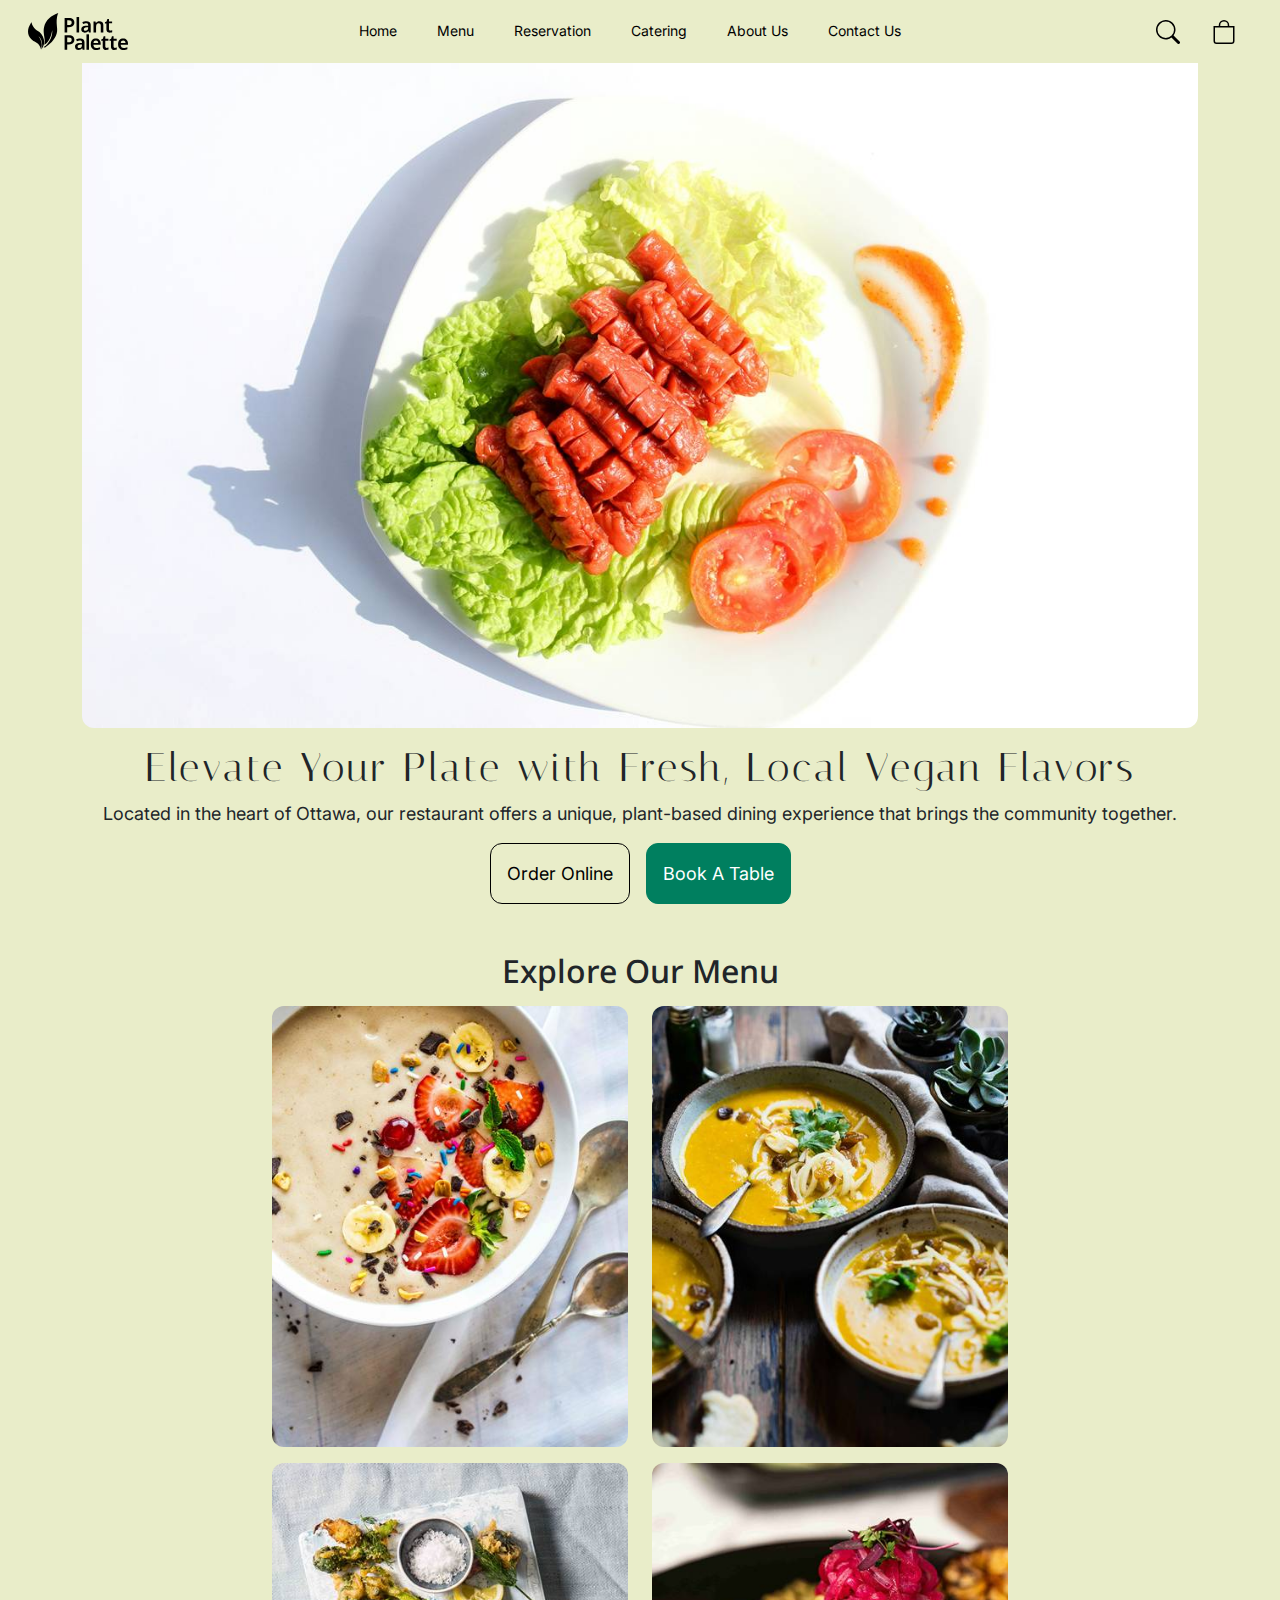
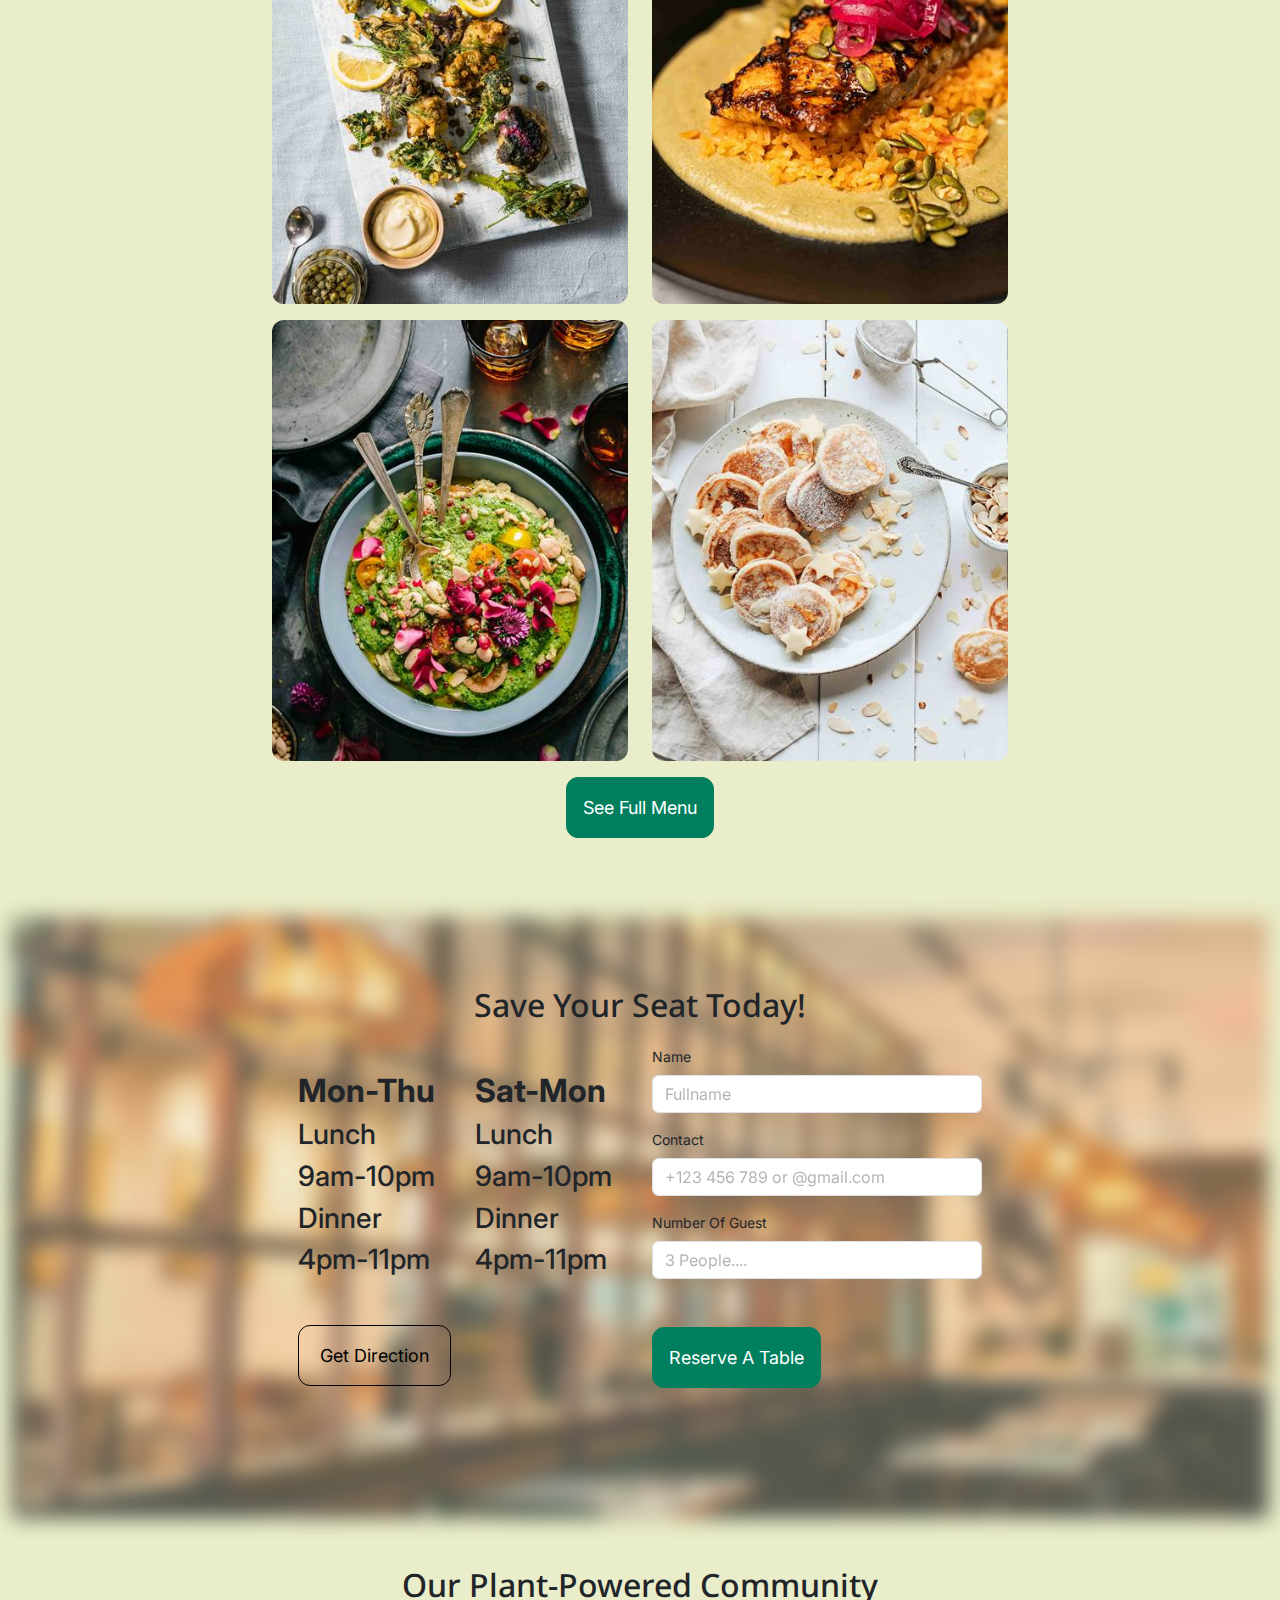
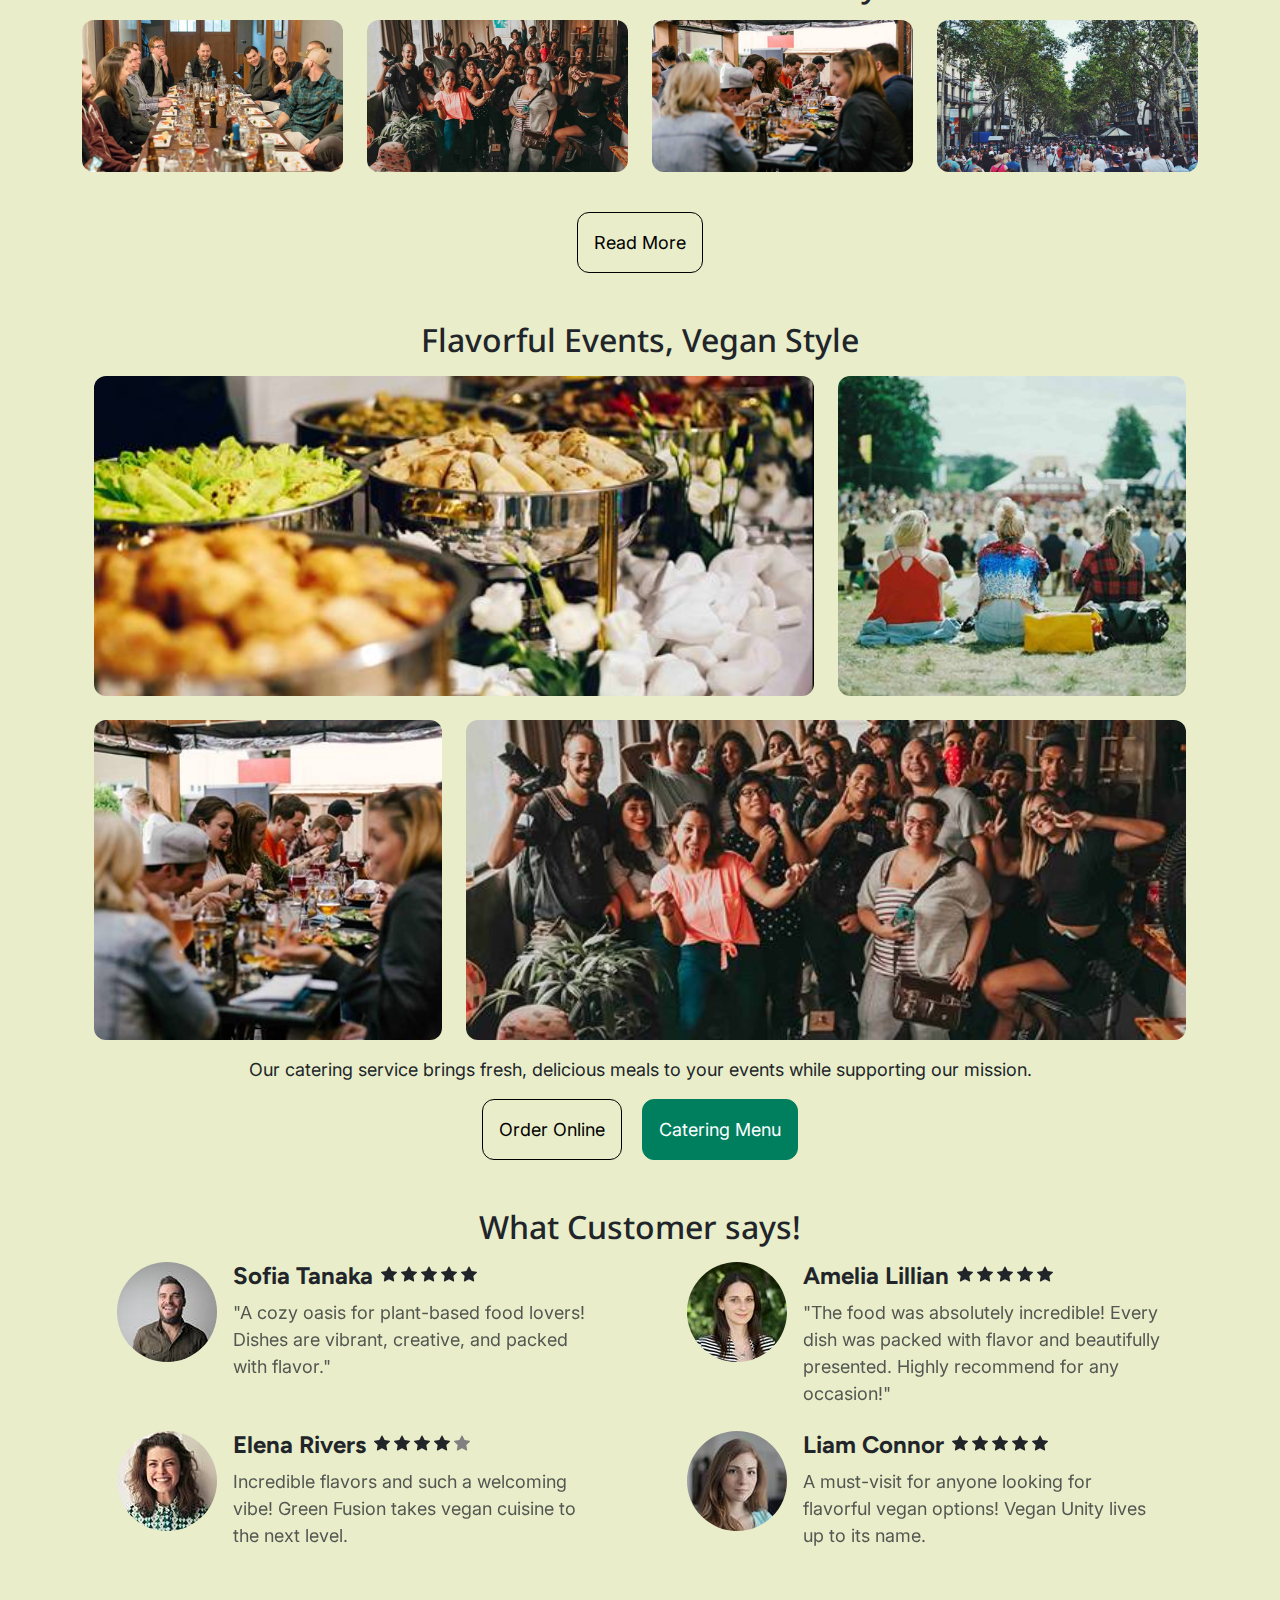
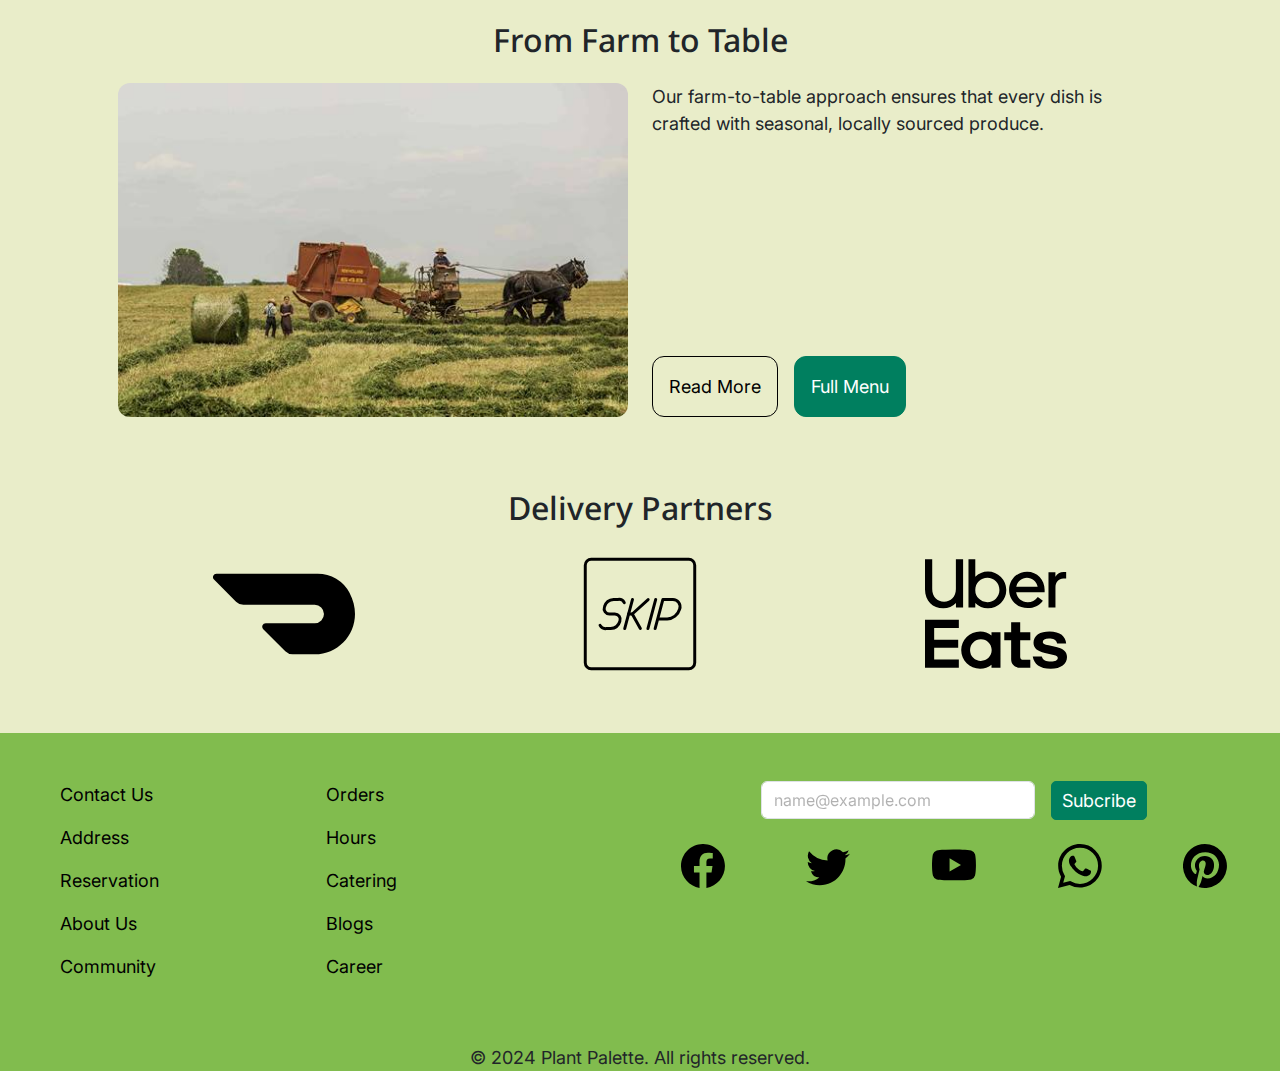
<file: index.html>
<!DOCTYPE html>
<html lang="en">
<head>
    <meta charset="UTF-8">
    <meta name="viewport" content="width=device-width, initial-scale=1.0">
    <title>Plant Pallette Restaurant</title>
    <link href="https://cdn.jsdelivr.net/npm/bootstrap@5.3.3/dist/css/bootstrap.min.css" rel="stylesheet" integrity="sha384-QWTKZyjpPEjISv5WaRU9OFeRpok6YctnYmDr5pNlyT2bRjXh0JMhjY6hW+ALEwIH" crossorigin="anonymous">
    <link rel="stylesheet" href="https://cdnjs.cloudflare.com/ajax/libs/animate.css/4.1.1/animate.min.css"/>
    <!-- always keep the Bootstraap link file BEFORE other files -->
    <link rel="icon" href="svg-images/icon.svg" type="image/svg+xml">
    <!-- icon link for favicon of the browser -->
    <link href="https://cdn.jsdelivr.net/npm/bootstrap-icons/font/bootstrap-icons.css" rel="stylesheet">
    <link rel="preconnect" href="https://fonts.googleapis.com">
    <link rel="preconnect" href="https://fonts.gstatic.com" crossorigin>
    <link href="https://fonts.googleapis.com/css2?family=Figtree:ital,wght@0,300..900;1,300..900&family=Inter:ital,opsz,wght@0,14..32,100..900;1,14..32,100..900&family=Italiana&family=Noto+Sans:ital,wght@0,100..900;1,100..900&display=swap" rel="stylesheet">
    <!-- font should be before css and after Bootstrap link -->
    <link rel="stylesheet" href="css/home.css">
</head>
<body>
<a href="#main-content" class="skip-link">Skip to main content</a>
<!-- skip link -->
<div class="container-xxl">
  <header>
    <div class="container-xxl">
       <nav class="navbar navbar-expand-lg mx-lg-3 fixed-top">
           <div class="container-fluid">
             <a class="navbar-brand ms-0 animate__animated animate__delay-2s animate__repeat-1" href="index.html"><svg id="Layer_1" xmlns="http://www.w3.org/2000/svg" width="100px" height="auto"   viewBox="0 0 520.36 192.6">
               <!-- <defs>
                 <style>
                   .cls-1 {
                     fill: #81bc4e;
                   }
             
                   .cls-2 {
                     fill: #007f5f;
                   }
                 </style>
               </defs> -->
               <g id="acdSQG">
                 <path class="cls-2" d="M157.66,0c-2.9,6-5,12.3-6.3,18.9-4.8,23.9-1.2,41,.3,64.3,2.3,33.8-20.9,64-46,83.8s-14,11-17.6,12.4-4.4-.5-6.8-.6c-.2-1,.3-1,.8-1.4,3.3-3,7.7-5.7,11.2-8.8,20.6-19,34.1-48.1,32.9-76.4,0-.6.4-1.9-.5-1.7-5.1,28.2-15.5,59.9-41.4,75.4,1.9-8.1,2.9-16.4,2.5-24.7-1.2-24.8-8.8-41-3.3-67.6C91.36,35.4,122.66,12,157.66,0Z"/>
                 <path class="cls-1" d="M18.36,48.9c2.6,13.8,10.8,27.7,21.5,36.7s13.6,8.5,19.7,13.7c14.5,12.4,25.8,34.8,24.7,54.2-.8,13.8-7.8,24.6-13.5,36.7-.9.1-.4-1.1-.4-1.6.6-4.8,2.2-9.8,2.8-14.7,2.1-18.4-3.3-38.5-16.7-51.6-.4,0-.3.5-.2.7.6,1.5,3.5,5,4.6,6.9,10.1,18.1,14.6,38.3,6.7,58.2-1.9-4.7-3.1-9.5-5.4-14.1-11.5-22.4-30.8-21.7-46-38.3C-6.14,111.5-3.64,81.9,13.16,55.5c1.1-1.7,2.6-4.3,3.8-5.7s.5-1,1.4-.8v-.1Z"/>
               </g>
               <path d="M213.06,25.9c9.8,0,16.9,2,21.4,6.1,4.5,4.1,6.7,9.7,6.7,17s-.9,8.3-2.8,12.1c-1.8,3.7-4.9,6.8-9.3,9.1s-10.2,3.5-17.6,3.5h-7.5v27.8h-13.5V25.9h22.6ZM212.16,37.1h-8.1v25.3h6.1c5.5,0,9.7-1,12.7-3s4.5-5.3,4.5-9.9-1.2-7.3-3.7-9.3-6.3-3.1-11.5-3.1Z"/>
               <path d="M265.96,101.4h-13.3V21h13.3v80.4Z"/>
               <path d="M303.66,43c7.4,0,13,1.6,16.9,4.9,3.8,3.2,5.8,8.3,5.8,15v38.5h-9.4l-2.6-7.9h-.4c-2.5,3.1-5.1,5.4-7.8,6.8-2.8,1.4-6.5,2.2-11.2,2.2s-9.4-1.4-12.8-4.3-5.1-7.4-5.1-13.4,2.2-10.4,6.5-13.3c4.3-3,10.9-4.6,19.7-5l9.9-.3v-2.9c0-3.7-.9-6.3-2.6-7.8-1.8-1.6-4.2-2.3-7.4-2.3s-5.7.4-8.3,1.2c-2.6.8-5.3,1.8-7.9,3l-4.2-9.3c2.8-1.5,6-2.7,9.7-3.6,3.6-.9,7.4-1.4,11.4-1.4l-.2-.1ZM313.06,74.3l-7,.2c-5.9.2-9.9,1.2-12.2,3-2.3,1.8-3.4,4.2-3.4,7.2s.8,4.7,2.4,5.9c1.6,1.2,3.7,1.7,6.3,1.7,3.9,0,7.2-1.1,9.8-3.3,2.7-2.2,4-5.5,4-9.9v-4.9l.1.1Z"/>
               <path d="M371.56,43c6.4,0,11.4,1.7,15.1,5,3.6,3.3,5.4,8.7,5.4,16.1v37.3h-13.3v-34.7c0-4.3-.8-7.5-2.5-9.7s-4.4-3.2-8-3.2c-5.4,0-9,1.7-11,5.1-2,3.4-3,8.2-3,14.5v28h-13.3v-57.3h10.3l1.9,7.5h.7c1.8-3,4.4-5.1,7.6-6.5s6.6-2.1,10.2-2.1h-.1Z"/>
               <path d="M428.96,91.8c1.6,0,3.2-.2,4.8-.5,1.6-.3,3-.7,4.4-1.1v9.9c-1.4.7-3.2,1.3-5.5,1.7-2.3.4-4.6.6-7.1.6s-6.3-.5-8.9-1.6-4.7-2.9-6.3-5.6c-1.6-2.7-2.3-6.5-2.3-11.3v-29.8h-7.7v-5.8l8.5-4.7,4.2-12.2h8.4v12.6h16.3v10h-16.3v29.7c0,2.7.7,4.7,2.2,6,1.4,1.3,3.3,2,5.4,2l-.1.1Z"/>
               <path d="M213.06,115.9c9.8,0,16.9,2,21.4,6.1s6.7,9.7,6.7,17-.9,8.3-2.8,12.1c-1.8,3.7-4.9,6.8-9.3,9.1s-10.2,3.5-17.6,3.5h-7.5v27.8h-13.5v-75.5h22.5l.1-.1ZM212.16,127.1h-8.1v25.3h6.1c5.5,0,9.7-1,12.7-3s4.5-5.3,4.5-9.9-1.2-7.3-3.7-9.3-6.3-3.1-11.5-3.1Z"/>
               <path d="M271.26,133c7.4,0,13,1.6,16.9,4.9,3.8,3.2,5.8,8.3,5.8,15v38.5h-9.4l-2.6-7.9h-.4c-2.5,3.1-5.1,5.4-7.8,6.8-2.8,1.4-6.5,2.2-11.2,2.2s-9.4-1.4-12.8-4.3c-3.4-2.9-5.1-7.4-5.1-13.4s2.2-10.4,6.5-13.3c4.3-3,10.9-4.6,19.7-5l9.9-.3v-2.9c0-3.7-.9-6.3-2.6-7.8-1.8-1.6-4.2-2.3-7.4-2.3s-5.7.4-8.3,1.2c-2.6.8-5.3,1.8-7.9,3l-4.2-9.3c2.8-1.5,6-2.7,9.7-3.6,3.6-.9,7.4-1.4,11.4-1.4l-.2-.1ZM280.66,164.3l-7,.2c-5.9.2-9.9,1.2-12.2,3-2.3,1.8-3.4,4.2-3.4,7.2s.8,4.7,2.4,5.9,3.7,1.7,6.3,1.7c3.9,0,7.2-1.1,9.8-3.3,2.7-2.2,4-5.5,4-9.9v-4.9l.1.1Z"/>
               <path d="M317.56,191.4h-13.3v-80.4h13.3v80.4Z"/>
               <path d="M353.36,133c7.7,0,13.8,2.3,18.2,6.9,4.5,4.6,6.7,11,6.7,19.1v6.8h-37.9c.1,5.2,1.6,9.3,4.3,12.1,2.8,2.9,6.6,4.3,11.4,4.3s7-.4,9.9-1.1c3-.7,6-1.8,9.1-3.2v10.7c-2.8,1.3-5.7,2.3-8.8,3-3,.6-6.7,1-10.9,1s-10.6-1.1-14.9-3.2c-4.3-2.2-7.7-5.4-10.1-9.7s-3.6-9.8-3.6-16.3c0-9.8,2.4-17.3,7.2-22.4,4.8-5.1,11.2-7.7,19.2-7.7l.2-.3ZM353.36,142.9c-3.6,0-6.5,1.1-8.7,3.4-2.2,2.3-3.5,5.7-3.9,10.2h24.6c0-3.9-1.1-7.2-3-9.8s-5-3.9-9-3.9v.1Z"/>
               <path d="M409.76,181.8c1.6,0,3.2-.2,4.8-.5,1.6-.3,3-.7,4.4-1.1v9.9c-1.4.7-3.2,1.3-5.5,1.7s-4.6.6-7.1.6-6.3-.5-8.9-1.6-4.7-2.9-6.3-5.6c-1.6-2.7-2.3-6.5-2.3-11.3v-29.8h-7.7v-5.8l8.5-4.7,4.2-12.2h8.4v12.6h16.3v10h-16.3v29.7c0,2.7.7,4.7,2.2,6,1.4,1.3,3.3,2,5.4,2l-.1.1Z"/>
               <path d="M452.76,181.8c1.6,0,3.2-.2,4.8-.5,1.6-.3,3-.7,4.4-1.1v9.9c-1.4.7-3.2,1.3-5.5,1.7s-4.6.6-7.1.6-6.3-.5-8.9-1.6-4.7-2.9-6.3-5.6c-1.6-2.7-2.3-6.5-2.3-11.3v-29.8h-7.7v-5.8l8.5-4.7,4.2-12.2h8.4v12.6h16.3v10h-16.3v29.7c0,2.7.7,4.7,2.2,6,1.4,1.3,3.3,2,5.4,2l-.1.1Z"/>
               <path d="M495.46,133c7.7,0,13.8,2.3,18.2,6.9,4.5,4.6,6.7,11,6.7,19.1v6.8h-37.9c.1,5.2,1.6,9.3,4.3,12.1,2.8,2.9,6.6,4.3,11.4,4.3s7-.4,9.9-1.1c3-.7,6-1.8,9.1-3.2v10.7c-2.8,1.3-5.7,2.3-8.8,3-3,.6-6.7,1-10.9,1s-10.6-1.1-14.9-3.2c-4.3-2.2-7.7-5.4-10.1-9.7s-3.6-9.8-3.6-16.3c0-9.8,2.4-17.3,7.2-22.4,4.8-5.1,11.2-7.7,19.2-7.7l.2-.3ZM495.46,142.9c-3.6,0-6.5,1.1-8.7,3.4-2.2,2.3-3.5,5.7-3.9,10.2h24.6c0-3.9-1.1-7.2-3-9.8s-5-3.9-9-3.9v.1Z"/>
             </svg>
             </a>
             <button class="navbar-toggler" type="button" data-bs-toggle="collapse" data-bs-target="#navbarNav" aria-controls="navbarNav" aria-expanded="false" aria-label="Toggle navigation">
               <span class="navbar-toggler-icon"></span>
             </button>
             <nav class="collapse navbar-collapse justify-content-center" id="navbarNav" aria-label="Main navigation">
               <ul class="navbar-nav">
                 <li class="nav-item">
                   <a class="nav-link active" aria-current="page" href="index.html">Home</a>
                 </li>
                 <li class="nav-item">
                   <a class="nav-link mx-lg-4" href="menu.html">Menu</a>
                 </li>
                 <li class="nav-item">
                   <a class="nav-link" href="#">Reservation</a>
                 </li>
                 <li class="nav-item">
                   <a class="nav-link mx-lg-4" href="#">Catering</a>
                 </li>
                 <li class="nav-item">
                   <a class="nav-link" href="#">About Us</a>
                 </li>
                 <li class="nav-item">
                   <a class="nav-link mx-lg-4" href="#">Contact Us</a>
                 </li>
               </ul>
              </nav>
             <div class="d-flex d-none d-lg-block ms-lg-0 nav-link">
               <svg class="svg" xmlns="http://www.w3.org/2000/svg" width="24" height="auto" fill="currentColor" class="bi bi-search" viewBox="0 0 16 16">
               <path d="M11.742 10.344a6.5 6.5 0 1 0-1.397 1.398h-.001q.044.06.098.115l3.85 3.85a1 1 0 0 0 1.415-1.414l-3.85-3.85a1 1 0 0 0-.115-.1zM12 6.5a5.5 5.5 0 1 1-11 0 5.5 5.5 0 0 1 11 0"/>
               </svg>
             </div>
             <div class="d-flex d-none d-lg-block ms-lg-0 nav-link">
               <svg class="svg" xmlns="http://www.w3.org/2000/svg" width="24" height="auto" fill="currentColor" class="bi bi-bag" viewBox="0 0 16 16">
                 <path d="M8 1a2.5 2.5 0 0 1 2.5 2.5V4h-5v-.5A2.5 2.5 0 0 1 8 1m3.5 3v-.5a3.5 3.5 0 1 0-7 0V4H1v10a2 2 0 0 0 2 2h10a2 2 0 0 0 2-2V4zM2 5h12v9a1 1 0 0 1-1 1H3a1 1 0 0 1-1-1z"/>
               </svg>
             </div>
           </div>
         </nav>
    </div>
   </header>
    <main id="main-content">
     <section class="hero-section mt-5">
      <div class="container-lg">
        <div class="">
          <img src="placeholder-images/hero-image-1920x1080.jpg"
          srcset=
                 "placeholder-images/hero-image-1920x1080.jpg 1920w,
                  placeholder-images/hero-image-1280x780.jpg 1280w,
                  placeholder-images/hero-image-768x500.jpg 768w"
         class="img-fluid" alt="image of a vegan dish">
        </div>
        <div class="container-sm mt-3">
          <h1 class="h1 text-center">
            Elevate Your Plate with Fresh, Local Vegan Flavors
          </h1>
        </div>
        <div class="container-sm mt-1">
          <p class="p text-center">
            Located in the heart of Ottawa, our restaurant offers a unique, plant-based dining experience that brings the community together.
          </p>
        </div>
        <div class="d-flex justify-content-center">
          <!-- <button type="button" class="btn btn-outline-secondary me-3">Order Online</button> -->
          <a class="btn btn-outline-secondary me-3 hidden-sm" href="#" role="button">Order Online</a>
          <!-- <button type="button" class="btn btn-primary animate__animated animate__rubberBand animate__delay-3s animate__repeat-2">Book A Table</button> -->
          <a class="btn btn-primary animate__animated animate__rubberBand animate__delay-3s animate__repeat-2" href="#" role="button">Book A Table</a>
        </div>
      </div>
     </section>
     <section class="menu">
      <div>
        <div>
          <h2 class="h2 text-center mt-5 mb-3">Explore Our Menu</h2>
        </div>
        <div class="container text-center">
          <div class="row d-flex justify-content-center">
            <div class="col-md-5 col-lg-4">
              <img class="img-fluid mb-3" src="placeholder-images/meal-1-420x520.jpg" alt="image of a dish">
            </div>
            <div class="col-md-5 col-lg-4">
              <img class="img-fluid mb-3" src="placeholder-images/meal-2-420x520.jpg" alt="image of a meal">
            </div>
          </div>
          <div class="row d-flex justify-content-center">
            <div class="col-md-5 col-lg-4">
              <img class="img-fluid mb-3" src="placeholder-images/meal-3-420x520.jpg" alt="image of a meal">
            </div>
            <div class="col-md-5 col-lg-4">
              <img class="img-fluid mb-3 d-none d-md-block" src="placeholder-images/meal-10-420x520.jpg" alt="image of a food">
            </div>
          </div>
          <div class="row d-flex justify-content-center">
            <div class="col-lg-4">
              <img class="img-fluid mb-3 d-none d-lg-block" src="placeholder-images/meal-13-420x520.jpg" alt="image of a meal">
            </div>
            <div class="col-lg-4">
              <img class="img-fluid mb-3 d-none d-lg-block" src="placeholder-images/meal-5-420x520.jpg" alt="image of a food">
            </div>
          </div>
        </div>
        <div class="d-flex justify-content-center">
          <!-- <button type="button" class="btn btn-primary mb-5 animate__animated animate__rubberBand animate__delay-4s animate__repeat-2">See Full Menu</button> -->
          <a class="btn btn-primary mb-5 animate__animated animate__rubberBand animate__delay-4s animate__repeat-2" href="menu.html" role="button">See Full Menu</a>
        </div>
      </div>
     </section>
      <section class="reservation">
        <div class="img-box d-flex justify-content-center">
          <img class="blurry-image-box" src="placeholder-images/reservation-890x500.jpg" alt="image of restaurant">
           <div class="box-content row text-center justify-content-center justify-content-lg-start">
             <h2 class="h2 mb-5">Save Your Seat Today!</h2>
             <div class="col-sm-5 col-lg-3 text-md-end text-lg-start">
               <p class="h2 fw-bold">Mon-Thu</p>
               <p class="h3">Lunch</p>
               <p class="h3">9am-10pm</p>
               <p class="h3">Dinner</p>
               <p class="h3">4pm-11pm</p>
               <!-- <button type="button" class="btn btn-outline-secondary mt-5 d-none d-lg-block">Get Direction</button> -->
               <a class="btn btn-outline-secondary mt-5 d-none d-lg-block" href="https://maps.app.goo.gl/LtNNutn4tWwTSS5BA" role="button">Get Direction</a>
             </div>
             <div class="col-sm-5 col-lg-3 text-md-start text-lg-start">
               <p class="h2 fw-bold">Sat-Mon</p>
               <p class="h3">Lunch</p>
               <p class="h3">9am-10pm</p>
               <p class="h3">Dinner</p>
               <p class="h3">4pm-11pm</p>
             </div>
             <div class="form d-none d-lg-block col-lg-6">
              <div class="mb-3 col text-start">
                <label for="exampleFormControlInput1" class="form-label">Name</label>
                <input type="email" class="form-control" id="exampleFormControlInput1" placeholder="Fullname">
              </div>
              <div class="mb-3 col text-start">
                <label for="exampleFormControlInput1" class="form-label">Contact</label>
                <input type="email" class="form-control" id="exampleFormControlInput1" placeholder="+123 456 789 or @gmail.com">
              </div>
              <div class="mb-3 col text-start">
                <label for="exampleFormControlInput1" class="form-label">Number Of Guest</label>
                <input type="email" class="form-control" id="exampleFormControlInput1" placeholder="3 People....">
              </div>
              <div class="text-lg-start mt-5">
                <button type="button" class="btn btn-primary mb-0">Reserve A Table</button>
              </div>
             </div>
             <div class="mt-5">
               <!-- <button type="button" class="btn btn-outline-secondary me-3 d-none d-md-block d-lg-none">Get Direction</button> -->
               <a class="btn btn-outline-secondary me-3 d-lg-none hidden-sm" href="https://maps.app.goo.gl/LtNNutn4tWwTSS5BA" role="button">Get Direction</a>
               <!-- <button type="button" class="btn btn-primary d-lg-none">Reserve A Table</button> -->
               <a class="btn btn-primary d-lg-none" href="https://maps.app.goo.gl/LtNNutn4tWwTSS5BA" role="button">Reserve A Table</a>
             </div>
         </div>
        </div>
      </section>
    </main>
    <section class="community">
      <div class="mt-5">
        <div class="text-center mb-3 mt-5">
          <h2 class="h2">Our Plant-Powered Community</h2>
        </div>
        <!-- carosal will only show on mobile (d-md-none) -->
        <div id="carouselExampleIndicators" class="carousel slide d-md-none d-lg-none">
          <div class="carousel-indicators">
            <button type="button" data-bs-target="#carouselExampleIndicators" data-bs-slide-to="0" class="active" aria-current="true" aria-label="Slide 1"></button>
            <button type="button" data-bs-target="#carouselExampleIndicators" data-bs-slide-to="1" aria-label="Slide 2"></button>
            <button type="button" data-bs-target="#carouselExampleIndicators" data-bs-slide-to="2" aria-label="Slide 3"></button>
          </div>
          <div class="carousel-inner">
            <div class="carousel-item active">
              <img src="placeholder-images/community-4-720x420.jpg" class="d-block round-img  w-100" alt="image of event">
            </div>
            <div class="carousel-item">
              <img src="placeholder-images/community-2-720x420.jpg" class="d-block round-img  w-100" alt="a group of people">
            </div>
            <div class="carousel-item">
              <img src="placeholder-images/community-3-720x420.jpg" class="d-block round-img  w-100" alt="a group of people">
            </div>
          </div>
          <button class="carousel-control-prev" type="button" data-bs-target="#carouselExampleIndicators" data-bs-slide="prev">
            <span class="carousel-control-prev-icon" aria-hidden="true"></span>
            <span class="visually-hidden">Previous</span>
          </button>
          <button class="carousel-control-next" type="button" data-bs-target="#carouselExampleIndicators" data-bs-slide="next">
            <span class="carousel-control-next-icon" aria-hidden="true"></span>
            <span class="visually-hidden">Next</span>
          </button>
        </div>
        <!-- carosal ends here for mobile-->
        <div class="container text-center d-none d-md-block">
          <div class="row align-items-start">
            <div class="col">
              <img class="c-img-box col-lg-4 round-img " src="placeholder-images/community-4-720x420.jpg" alt="image of event">
            </div>
            <div class="col">
              <img class="c-img-box col-lg-4 round-img " src="placeholder-images/community-2-720x420.jpg" alt="image of event">
            </div>
            <div class="col">
              <img class="c-img-box col-lg-4 round-img " src="placeholder-images/community-3-720x420.jpg" alt="image of event">
            </div>
            <div class="col d-none d-lg-block">
              <img class="c-img-box col-lg-4 round-img " src="placeholder-images/community-5-720x420.jpg" alt="image of event">
            </div>
          </div>
        </div>
        <!-- this second carosal is for tablet and desktop, It will only appear when screen size is midium and large -->
        <div class="text-center mt-4">
          <!-- <button type="button" class="btn btn-outline-secondary mt-3">Read More</button> -->
          <a class="btn btn-outline-secondary mt-3" href="#" role="button">Read More</a>
        </div>
      </div>
    </section>
    <section class="catering" aria-labelledby="catering-service">
      <div class="text-center container mt-5" id="catering-service">
        <div class="mb-3">
          <h2 class="h2">Flavorful Events, Vegan Style</h2>
        </div>
        <div class="container">
          <div class="row">
            <div class="box col-lg-8 col-md-4 mb-4">
              <img class="c-img-box round-img" src="placeholder-images/meal-4-500x320.jpg" alt="image of catering in ottawa">
            </div>
            <div class="box col-lg-4 col-md-4 d-none d-md-block d-lg-block">
              <img class="c-img-box round-img" src="placeholder-images/catering-2-320x320.jpg" alt="image of catering for a wedding">
            </div>
            <div class="box col-lg-4 col-md-4 d-none d-md-block d-lg-block">
              <img class="c-img-box round-img" src="placeholder-images/community-3-320x320.jpg" alt="image of catering for a birthday party">
            </div>
            <div class="box col-lg-8 d-none d-lg-block">
              <img class="c-img-box round-img" src="placeholder-images/community-2-500x320.jpg" alt="image of catering for local community">
            </div>
          </div>
        </div>
        <div class="text-center mt-lg-3">
          <p class="p ">Our catering service brings fresh, delicious meals to your events while supporting our mission.</p>
        </div>
        <div>
          <!-- <button type="button" class="btn btn-outline-secondary me-3">Order Online</button> -->
          <a class="btn btn-outline-secondary me-3 hidden-sm" href="#" role="button">Order Online</a>
          <!-- <button type="button" class="btn btn-primary">Catering Menu</button> -->
          <a class="btn btn-primary" href="#" role="button">Catering Menu</a>
        </div>
      </div>
    </section>
    <section class="testimonial" aria-labelledby="testimonial">
      <div class="mt-5" id="testimonial">
        <div class="mb-3">
          <h2 class="h2 text-center">What Customer says!</h2>
        </div>
        <div class="container">
          <div class="row justify-content-around">
            <div class="t-box d-flex col-md-5 col-lg-6 mb-2">
              <!-- testimonial-1 -->
              <div class="img">
                <img class="object-fit-cover" src="placeholder-images/testimonial-1 (2)-100x100.jpg" alt="picture of a women">
              </div>
              <div class="ms-3">
                <div class="d-flex">
                  <h3 class="h4 me-2"><b>Sofia Tanaka</b></h3>
                  <div class="d-flex">
                    <div class="align-bottom">
                      <svg xmlns="http://www.w3.org/2000/svg" width="16" height="16" fill="currentColor" class="bi bi-star-fill" viewBox="0 0 16 16">
                        <path d="M3.612 15.443c-.386.198-.824-.149-.746-.592l.83-4.73L.173 6.765c-.329-.314-.158-.888.283-.95l4.898-.696L7.538.792c.197-.39.73-.39.927 0l2.184 4.327 4.898.696c.441.062.612.636.282.95l-3.522 3.356.83 4.73c.078.443-.36.79-.746.592L8 13.187l-4.389 2.256z"/>
                      </svg>
                      <svg xmlns="http://www.w3.org/2000/svg" width="16" height="16" fill="currentColor" class="bi bi-star-fill" viewBox="0 0 16 16">
                        <path d="M3.612 15.443c-.386.198-.824-.149-.746-.592l.83-4.73L.173 6.765c-.329-.314-.158-.888.283-.95l4.898-.696L7.538.792c.197-.39.73-.39.927 0l2.184 4.327 4.898.696c.441.062.612.636.282.95l-3.522 3.356.83 4.73c.078.443-.36.79-.746.592L8 13.187l-4.389 2.256z"/>
                      </svg>
                      <svg xmlns="http://www.w3.org/2000/svg" width="16" height="16" fill="currentColor" class="bi bi-star-fill" viewBox="0 0 16 16">
                        <path d="M3.612 15.443c-.386.198-.824-.149-.746-.592l.83-4.73L.173 6.765c-.329-.314-.158-.888.283-.95l4.898-.696L7.538.792c.197-.39.73-.39.927 0l2.184 4.327 4.898.696c.441.062.612.636.282.95l-3.522 3.356.83 4.73c.078.443-.36.79-.746.592L8 13.187l-4.389 2.256z"/>
                      </svg>
                      <svg xmlns="http://www.w3.org/2000/svg" width="16" height="16" fill="currentColor" class="bi bi-star-fill" viewBox="0 0 16 16">
                        <path d="M3.612 15.443c-.386.198-.824-.149-.746-.592l.83-4.73L.173 6.765c-.329-.314-.158-.888.283-.95l4.898-.696L7.538.792c.197-.39.73-.39.927 0l2.184 4.327 4.898.696c.441.062.612.636.282.95l-3.522 3.356.83 4.73c.078.443-.36.79-.746.592L8 13.187l-4.389 2.256z"/>
                      </svg>
                      <svg xmlns="http://www.w3.org/2000/svg" width="16" height="16" fill="currentColor" class="bi bi-star-fill" viewBox="0 0 16 16">
                        <path d="M3.612 15.443c-.386.198-.824-.149-.746-.592l.83-4.73L.173 6.765c-.329-.314-.158-.888.283-.95l4.898-.696L7.538.792c.197-.39.73-.39.927 0l2.184 4.327 4.898.696c.441.062.612.636.282.95l-3.522 3.356.83 4.73c.078.443-.36.79-.746.592L8 13.187l-4.389 2.256z"/>
                      </svg>
                    </div>
                  </div>
                </div>
                <div><p class="opacity-75">"A cozy oasis for plant-based food lovers! Dishes are vibrant, creative, and packed with flavor."</p></div>
              </div>
            </div>
            <div class="t-box d-flex col-md-5 col-lg-6 mb-2">
              <!-- testimonial-2 -->
              <div class="img">
                <img class="object-fit-cover" src="placeholder-images/testimonial-2-100x100.jpg" alt="picture of a women">
              </div>
              <div class="ms-3">
                <div class="d-flex">
                  <h3 class="h4 me-2"><b>Amelia Lillian</b></h3>
                  <div class="d-flex">
                    <div class="align-bottom">
                      <svg xmlns="http://www.w3.org/2000/svg" width="16" height="16" fill="currentColor" class="bi bi-star-fill" viewBox="0 0 16 16">
                        <path d="M3.612 15.443c-.386.198-.824-.149-.746-.592l.83-4.73L.173 6.765c-.329-.314-.158-.888.283-.95l4.898-.696L7.538.792c.197-.39.73-.39.927 0l2.184 4.327 4.898.696c.441.062.612.636.282.95l-3.522 3.356.83 4.73c.078.443-.36.79-.746.592L8 13.187l-4.389 2.256z"/>
                      </svg>
                      <svg xmlns="http://www.w3.org/2000/svg" width="16" height="16" fill="currentColor" class="bi bi-star-fill" viewBox="0 0 16 16">
                        <path d="M3.612 15.443c-.386.198-.824-.149-.746-.592l.83-4.73L.173 6.765c-.329-.314-.158-.888.283-.95l4.898-.696L7.538.792c.197-.39.73-.39.927 0l2.184 4.327 4.898.696c.441.062.612.636.282.95l-3.522 3.356.83 4.73c.078.443-.36.79-.746.592L8 13.187l-4.389 2.256z"/>
                      </svg>
                      <svg xmlns="http://www.w3.org/2000/svg" width="16" height="16" fill="currentColor" class="bi bi-star-fill" viewBox="0 0 16 16">
                        <path d="M3.612 15.443c-.386.198-.824-.149-.746-.592l.83-4.73L.173 6.765c-.329-.314-.158-.888.283-.95l4.898-.696L7.538.792c.197-.39.73-.39.927 0l2.184 4.327 4.898.696c.441.062.612.636.282.95l-3.522 3.356.83 4.73c.078.443-.36.79-.746.592L8 13.187l-4.389 2.256z"/>
                      </svg>
                      <svg xmlns="http://www.w3.org/2000/svg" width="16" height="16" fill="currentColor" class="bi bi-star-fill" viewBox="0 0 16 16">
                        <path d="M3.612 15.443c-.386.198-.824-.149-.746-.592l.83-4.73L.173 6.765c-.329-.314-.158-.888.283-.95l4.898-.696L7.538.792c.197-.39.73-.39.927 0l2.184 4.327 4.898.696c.441.062.612.636.282.95l-3.522 3.356.83 4.73c.078.443-.36.79-.746.592L8 13.187l-4.389 2.256z"/>
                      </svg>
                      <svg xmlns="http://www.w3.org/2000/svg" width="16" height="16" fill="currentColor" class="bi bi-star-fill" viewBox="0 0 16 16">
                        <path d="M3.612 15.443c-.386.198-.824-.149-.746-.592l.83-4.73L.173 6.765c-.329-.314-.158-.888.283-.95l4.898-.696L7.538.792c.197-.39.73-.39.927 0l2.184 4.327 4.898.696c.441.062.612.636.282.95l-3.522 3.356.83 4.73c.078.443-.36.79-.746.592L8 13.187l-4.389 2.256z"/>
                      </svg>
                    </div>
                  </div>
                </div>
                <div><p class="opacity-75">"The food was absolutely incredible! Every dish was packed with flavor and beautifully presented. Highly recommend for any occasion!"</p></div>
              </div>
            </div>
            <div class="t-box d-flex col-md-5 col-lg-6 mb-2">
              <!-- testimonial-3 -->
              <div class="img">
                <img class="object-fit-cover" src="placeholder-images/testimonial-4-100x100.jpg" alt="picture of a women">
              </div>
              <div class="ms-3">
                <div class="d-flex">
                  <h3 class="h4 me-2"><b>Elena Rivers</b></h3>
                  <div class="d-flex">
                    <div class="align-bottom">
                      <svg xmlns="http://www.w3.org/2000/svg" width="16" height="16" fill="currentColor" class="bi bi-star-fill" viewBox="0 0 16 16">
                        <path d="M3.612 15.443c-.386.198-.824-.149-.746-.592l.83-4.73L.173 6.765c-.329-.314-.158-.888.283-.95l4.898-.696L7.538.792c.197-.39.73-.39.927 0l2.184 4.327 4.898.696c.441.062.612.636.282.95l-3.522 3.356.83 4.73c.078.443-.36.79-.746.592L8 13.187l-4.389 2.256z"/>
                      </svg>
                      <svg xmlns="http://www.w3.org/2000/svg" width="16" height="16" fill="currentColor" class="bi bi-star-fill" viewBox="0 0 16 16">
                        <path d="M3.612 15.443c-.386.198-.824-.149-.746-.592l.83-4.73L.173 6.765c-.329-.314-.158-.888.283-.95l4.898-.696L7.538.792c.197-.39.73-.39.927 0l2.184 4.327 4.898.696c.441.062.612.636.282.95l-3.522 3.356.83 4.73c.078.443-.36.79-.746.592L8 13.187l-4.389 2.256z"/>
                      </svg>
                      <svg xmlns="http://www.w3.org/2000/svg" width="16" height="16" fill="currentColor" class="bi bi-star-fill" viewBox="0 0 16 16">
                        <path d="M3.612 15.443c-.386.198-.824-.149-.746-.592l.83-4.73L.173 6.765c-.329-.314-.158-.888.283-.95l4.898-.696L7.538.792c.197-.39.73-.39.927 0l2.184 4.327 4.898.696c.441.062.612.636.282.95l-3.522 3.356.83 4.73c.078.443-.36.79-.746.592L8 13.187l-4.389 2.256z"/>
                      </svg>
                      <svg xmlns="http://www.w3.org/2000/svg" width="16" height="16" fill="currentColor" class="bi bi-star-fill" viewBox="0 0 16 16">
                        <path d="M3.612 15.443c-.386.198-.824-.149-.746-.592l.83-4.73L.173 6.765c-.329-.314-.158-.888.283-.95l4.898-.696L7.538.792c.197-.39.73-.39.927 0l2.184 4.327 4.898.696c.441.062.612.636.282.95l-3.522 3.356.83 4.73c.078.443-.36.79-.746.592L8 13.187l-4.389 2.256z"/>
                      </svg>
                      <svg xmlns="http://www.w3.org/2000/svg" width="16" height="16" fill="grey" class="bi bi-star-fill" viewBox="0 0 16 16">
                        <path d="M3.612 15.443c-.386.198-.824-.149-.746-.592l.83-4.73L.173 6.765c-.329-.314-.158-.888.283-.95l4.898-.696L7.538.792c.197-.39.73-.39.927 0l2.184 4.327 4.898.696c.441.062.612.636.282.95l-3.522 3.356.83 4.73c.078.443-.36.79-.746.592L8 13.187l-4.389 2.256z"/>
                      </svg>
                    </div>
                  </div>
                </div>
                <div><p class="opacity-75">Incredible flavors and such a welcoming vibe! Green Fusion takes vegan cuisine to the next level.</p></div>
              </div>
            </div>
            <div class="t-box d-flex col-md-5 col-6">
              <!-- testimonial-4 -->
              <div class="img">
                <img class="object-fit-cover" src="placeholder-images/testimonial-5-100x100.jpg" alt="picture of a women">
              </div>
              <div class="ms-3">
                <div class="d-flex">
                  <h3 class="h4 me-2"><b>Liam Connor</b></h3>
                  <div class="d-flex">
                    <div class="align-bottom">
                      <svg xmlns="http://www.w3.org/2000/svg" width="16" height="16" fill="currentColor" class="bi bi-star-fill" viewBox="0 0 16 16">
                        <path d="M3.612 15.443c-.386.198-.824-.149-.746-.592l.83-4.73L.173 6.765c-.329-.314-.158-.888.283-.95l4.898-.696L7.538.792c.197-.39.73-.39.927 0l2.184 4.327 4.898.696c.441.062.612.636.282.95l-3.522 3.356.83 4.73c.078.443-.36.79-.746.592L8 13.187l-4.389 2.256z"/>
                      </svg>
                      <svg xmlns="http://www.w3.org/2000/svg" width="16" height="16" fill="currentColor" class="bi bi-star-fill" viewBox="0 0 16 16">
                        <path d="M3.612 15.443c-.386.198-.824-.149-.746-.592l.83-4.73L.173 6.765c-.329-.314-.158-.888.283-.95l4.898-.696L7.538.792c.197-.39.73-.39.927 0l2.184 4.327 4.898.696c.441.062.612.636.282.95l-3.522 3.356.83 4.73c.078.443-.36.79-.746.592L8 13.187l-4.389 2.256z"/>
                      </svg>
                      <svg xmlns="http://www.w3.org/2000/svg" width="16" height="16" fill="currentColor" class="bi bi-star-fill" viewBox="0 0 16 16">
                        <path d="M3.612 15.443c-.386.198-.824-.149-.746-.592l.83-4.73L.173 6.765c-.329-.314-.158-.888.283-.95l4.898-.696L7.538.792c.197-.39.73-.39.927 0l2.184 4.327 4.898.696c.441.062.612.636.282.95l-3.522 3.356.83 4.73c.078.443-.36.79-.746.592L8 13.187l-4.389 2.256z"/>
                      </svg>
                      <svg xmlns="http://www.w3.org/2000/svg" width="16" height="16" fill="currentColor" class="bi bi-star-fill" viewBox="0 0 16 16">
                        <path d="M3.612 15.443c-.386.198-.824-.149-.746-.592l.83-4.73L.173 6.765c-.329-.314-.158-.888.283-.95l4.898-.696L7.538.792c.197-.39.73-.39.927 0l2.184 4.327 4.898.696c.441.062.612.636.282.95l-3.522 3.356.83 4.73c.078.443-.36.79-.746.592L8 13.187l-4.389 2.256z"/>
                      </svg>
                      <svg xmlns="http://www.w3.org/2000/svg" width="16" height="16" fill="currentColor" class="bi bi-star-fill" viewBox="0 0 16 16">
                        <path d="M3.612 15.443c-.386.198-.824-.149-.746-.592l.83-4.73L.173 6.765c-.329-.314-.158-.888.283-.95l4.898-.696L7.538.792c.197-.39.73-.39.927 0l2.184 4.327 4.898.696c.441.062.612.636.282.95l-3.522 3.356.83 4.73c.078.443-.36.79-.746.592L8 13.187l-4.389 2.256z"/>
                      </svg>
                    </div>
                  </div>
                </div>
                <div><p class="opacity-75">A must-visit for anyone looking for flavorful vegan options! Vegan Unity lives up to its name.</p></div>
              </div>
            </div>
          </div>
        </div>
      </div>
    </section>
    <section class="farm-to-table" aria-labelledby="ingradiant-sourching">
      <div class="container d-flex justify-content-center" id="ingradiant-sourching">
        <!-- farm-to-table section -->
        <div class="container mt-5 row justify-content-center">
          <div class="text-center row col-xxl-6 mb-4">
            <div class="mb-3">
              <h2 class="h2">From Farm to Table</h2>
            </div>
            <div class="col-md-6">
              <img class="c-img-box round-img" src="placeholder-images/farm-to-table-min-520x340.jpg" alt="image of farming">
            </div>
            <div class="col-md-6 text-start d-flex flex-column justify-content-between">
              <div class="d-none d-md-block">
                <p class="p p-f-t ">Our farm-to-table approach ensures that every dish is crafted with seasonal, locally sourced produce.</p>
              </div>
              <div class="d-flex justify-content-center justify-content-lg-start mt-4">
                <!-- <button type="button" class="btn btn-outline-secondary me-3">Read More</button> -->
                <a class="btn btn-outline-secondary me-3 hidden-sm" href="#" role="button">Read More</a>
                <!-- <button type="button" class="btn btn-primary">Full Menu</button> -->
                <a class="btn btn-primary" href="menu.html" role="button">Full Menu</a>
              </div>
            </div>
          </div>
          <div class="container mt-sm-5 mt-md-5 mt-xxl-0 col-xxl-6" aria-label="Delivery Partners">
            <div class="mb-3">
              <h2 class="h2 text-center">Delivery Partners</h2>
            </div>
            <div class="d-flex justify-content-around">
              <div class="d-flex text-center" aria-label="Order with DoorDash">
                <a href="#"><img class="delivery-logos" src="svg-images/doordash-svgrepo-com.svg" alt="DoorDash delivery service logo"></a>
              </div>
              <div class="d-flex text-center" aria-label="Order with SkipTheDishes">
                <a href="#"><img class="delivery-logos" src="svg-images/skipthedishes-svgrepo-com.svg" alt="skip the dishes deliver service logo"></a>
              </div>
              <div class="d-flex text-center" aria-label="Order with UberEats">
                <a href="#"><img class="delivery-logos" src="svg-images/ubereats-svgrepo-com.svg" alt="uber eats delivery service logo"></a>
              </div>
            </div>
          </div>
        </div>
      </div>
    </section>
</div>
<footer class="footer container-fluid mt-5">
  <div class="d-md-flex">
    <div class="d-flex col-md-6 col-lg-6 col-xxl-3" aria-labelledby="footer-navigaion">
      <div class="col-6 ps-5 mt-5 justify-content-center" id="footer-navigaion">
        <a class="nav-link p-0" href="#"><p class="p">Contact Us</p></a>
        <a class="nav-link p-0" href="#"><p class="p">Address</p></a>
        <a class="nav-link p-0" href="#"><p class="p">Reservation</p></a>
        <a class="nav-link p-0" href="#"><p class="p">About Us</p></a>
        <a class="nav-link p-0" href="#"><p class="p">Community</p></a>
      </div>
      <div class="col-6 ps-5 ps-md-0 mt-5" id="footer-navigaion">
        <a class="nav-link p-0" href="#"><p class="p">Orders</p></a>
        <a class="nav-link p-0" href="#"><p class="p">Hours</p></a>
        <a class="nav-link p-0" href="#"><p class="p">Catering</p></a>
        <a class="nav-link p-0" href="#"><p class="p">Blogs</p></a>
        <a class="nav-link p-0" href="#"><p class="p">Career</p></a>
      </div>
    </div>
    <div class="d-xxl-flex d-none d-xxl-block col-xxl-3" aria-labelledby="operation-time" >
      <div class="col-6 ps-5 mt-5 justify-content-center" id="operation-time">
        <p class="p">Mon-Thu</p>
        <p class="p">Lunch</p>
        <p class="p">9am-12pm</p>
        <p class="p">Dinner</p>
        <p class="p">4pm-11pm</p>
      </div>
      <div class="col-6 ps-5 ps-md-0 mt-5" id="operation-time">
        <p class="p">Fri-Sun</p>
        <p class="p">Lunch</p>
        <p class="p">10am-12pm</p>
        <p class="p">Dinner</p>
        <p class="p">3pm-11pm</p>
      </div>
    </div>
    <div class="col-md-6 col-lg-6 mt-5">
      <div>
        <form class="row g-3 justify-content-center" aria-label="Subscribe to our newsletter">
          <div class="col-auto">
            <label for="exampleFormControlInput1" class="visually-hidden">Email</label>
            <input type="email" class="form-control" id="exampleFormControlInput1" placeholder="name@example.com">
          </div>
          <div class="col-auto">
            <!-- <button type="submit" class="btn-f btn-footer mb-3">Subcribe</button> -->
            <a class="btn-f btn-footer mb-3" href="#" role="button">Subcribe</a>
            <!-- made a different style class for the subcription button -->
          </div>
        </form>
      </div>
      <div class="d-flex justify-content-around mt-2 mb-3">
        <div class="text-center facebook-size">
          <a class="facebook" href="https://www.facebook.com/" target="_blank" rel="noopener noreferrer" aria-label="Visit our Facebook page"><svg xmlns="http://www.w3.org/2000/svg" width="29" height="auto" fill="currentColor" class="bi bi-facebook facebook" viewBox="0 0 16 16">
            <path d="M16 8.049c0-4.446-3.582-8.05-8-8.05C3.58 0-.002 3.603-.002 8.05c0 4.017 2.926 7.347 6.75 7.951v-5.625h-2.03V8.05H6.75V6.275c0-2.017 1.195-3.131 3.022-3.131.876 0 1.791.157 1.791.157v1.98h-1.009c-.993 0-1.303.621-1.303 1.258v1.51h2.218l-.354 2.326H9.25V16c3.824-.604 6.75-3.934 6.75-7.951"/>
          </svg></a>
        </div>
        <div class="text-center twitter-size">
          <a class="twitter" href="https://x.com/?lang=en" target="_blank" rel="noopener noreferrer" aria-label="Visit our Twitter account"><svg xmlns="http://www.w3.org/2000/svg" width="29" height="auto" fill="currentColor" class="bi bi-twitter twitter" viewBox="0 0 16 16">
            <path d="M5.026 15c6.038 0 9.341-5.003 9.341-9.334q.002-.211-.006-.422A6.7 6.7 0 0 0 16 3.542a6.7 6.7 0 0 1-1.889.518 3.3 3.3 0 0 0 1.447-1.817 6.5 6.5 0 0 1-2.087.793A3.286 3.286 0 0 0 7.875 6.03a9.32 9.32 0 0 1-6.767-3.429 3.29 3.29 0 0 0 1.018 4.382A3.3 3.3 0 0 1 .64 6.575v.045a3.29 3.29 0 0 0 2.632 3.218 3.2 3.2 0 0 1-.865.115 3 3 0 0 1-.614-.057 3.28 3.28 0 0 0 3.067 2.277A6.6 6.6 0 0 1 .78 13.58a6 6 0 0 1-.78-.045A9.34 9.34 0 0 0 5.026 15"/>
          </svg></a>
        </div>
        <div class="text-center youtube-size">
          <a class="youtube" href="https://www.youtube.com/" target="_blank" rel="noopener noreferrer" aria-label="Visit our Youtube channel"><svg xmlns="http://www.w3.org/2000/svg" width="29" height="auto" fill="currentColor" class="bi bi-youtube youtube" viewBox="0 0 16 16">
            <path d="M8.051 1.999h.089c.822.003 4.987.033 6.11.335a2.01 2.01 0 0 1 1.415 1.42c.101.38.172.883.22 1.402l.01.104.022.26.008.104c.065.914.073 1.77.074 1.957v.075c-.001.194-.01 1.108-.082 2.06l-.008.105-.009.104c-.05.572-.124 1.14-.235 1.558a2.01 2.01 0 0 1-1.415 1.42c-1.16.312-5.569.334-6.18.335h-.142c-.309 0-1.587-.006-2.927-.052l-.17-.006-.087-.004-.171-.007-.171-.007c-1.11-.049-2.167-.128-2.654-.26a2.01 2.01 0 0 1-1.415-1.419c-.111-.417-.185-.986-.235-1.558L.09 9.82l-.008-.104A31 31 0 0 1 0 7.68v-.123c.002-.215.01-.958.064-1.778l.007-.103.003-.052.008-.104.022-.26.01-.104c.048-.519.119-1.023.22-1.402a2.01 2.01 0 0 1 1.415-1.42c.487-.13 1.544-.21 2.654-.26l.17-.007.172-.006.086-.003.171-.007A100 100 0 0 1 7.858 2zM6.4 5.209v4.818l4.157-2.408z"/>
          </svg></a>
        </div>
        <div class="text-center whatsapp-size">
          <a class="whatsapp" href="https://www.whatsapp.com/" target="_blank" rel="noopener noreferrer" aria-label="Visit our Whatsapp page"><svg xmlns="http://www.w3.org/2000/svg" width="29" height="auto" fill="currentColor" class="bi bi-whatsapp whatsapp" viewBox="0 0 16 16">
            <path d="M13.601 2.326A7.85 7.85 0 0 0 7.994 0C3.627 0 .068 3.558.064 7.926c0 1.399.366 2.76 1.057 3.965L0 16l4.204-1.102a7.9 7.9 0 0 0 3.79.965h.004c4.368 0 7.926-3.558 7.93-7.93A7.9 7.9 0 0 0 13.6 2.326zM7.994 14.521a6.6 6.6 0 0 1-3.356-.92l-.24-.144-2.494.654.666-2.433-.156-.251a6.56 6.56 0 0 1-1.007-3.505c0-3.626 2.957-6.584 6.591-6.584a6.56 6.56 0 0 1 4.66 1.931 6.56 6.56 0 0 1 1.928 4.66c-.004 3.639-2.961 6.592-6.592 6.592m3.615-4.934c-.197-.099-1.17-.578-1.353-.646-.182-.065-.315-.099-.445.099-.133.197-.513.646-.627.775-.114.133-.232.148-.43.05-.197-.1-.836-.308-1.592-.985-.59-.525-.985-1.175-1.103-1.372-.114-.198-.011-.304.088-.403.087-.088.197-.232.296-.346.1-.114.133-.198.198-.33.065-.134.034-.248-.015-.347-.05-.099-.445-1.076-.612-1.47-.16-.389-.323-.335-.445-.34-.114-.007-.247-.007-.38-.007a.73.73 0 0 0-.529.247c-.182.198-.691.677-.691 1.654s.71 1.916.81 2.049c.098.133 1.394 2.132 3.383 2.992.47.205.84.326 1.129.418.475.152.904.129 1.246.08.38-.058 1.171-.48 1.338-.943.164-.464.164-.86.114-.943-.049-.084-.182-.133-.38-.232"/>
          </svg></a>
        </div>
        <div class="text-center pinterest-size">
          <a class="pinterest" href="https://www.pinterest.com/" target="_blank" rel="noopener noreferrer" aria-label="Visit our Pinterest page"><svg xmlns="http://www.w3.org/2000/svg" width="29" height="auto" fill="currentColor" class="bi bi-pinterest pinterest" viewBox="0 0 16 16">
            <path d="M8 0a8 8 0 0 0-2.915 15.452c-.07-.633-.134-1.606.027-2.297.146-.625.938-3.977.938-3.977s-.239-.479-.239-1.187c0-1.113.645-1.943 1.448-1.943.682 0 1.012.512 1.012 1.127 0 .686-.437 1.712-.663 2.663-.188.796.4 1.446 1.185 1.446 1.422 0 2.515-1.5 2.515-3.664 0-1.915-1.377-3.254-3.342-3.254-2.276 0-3.612 1.707-3.612 3.471 0 .688.265 1.425.595 1.826a.24.24 0 0 1 .056.23c-.061.252-.196.796-.222.907-.035.146-.116.177-.268.107-1-.465-1.624-1.926-1.624-3.1 0-2.523 1.834-4.84 5.286-4.84 2.775 0 4.932 1.977 4.932 4.62 0 2.757-1.739 4.976-4.151 4.976-.811 0-1.573-.421-1.834-.919l-.498 1.902c-.181.695-.669 1.566-.995 2.097A8 8 0 1 0 8 0"/>
          </svg></a>
        </div>
          <!-- bring the icon from Bootstrap and give a class to the ancheer tag and same class to the SVG and change the color to black in css, then on hover effect give the brand color. -->
      </div>
    </div>
  </div>
  
  <div class="text-center mt-5">
    <p class="f-p">&copy; 2024 Plant Palette. All rights reserved.</p>
  </div>
</footer>


























    <!-- always keep after content and before closing bosy tag -->
    <script src="https://cdn.jsdelivr.net/npm/@popperjs/core@2.11.8/dist/umd/popper.min.js" integrity="sha384-I7E8VVD/ismYTF4hNIPjVp/Zjvgyol6VFvRkX/vR+Vc4jQkC+hVqc2pM8ODewa9r" crossorigin="anonymous"></script>
    <script src="https://cdn.jsdelivr.net/npm/bootstrap@5.0.2/dist/js/bootstrap.bundle.min.js" integrity="sha384-MrcW6ZMFYlzcLA8Nl+NtUVF0sA7MsXsP1UyJoMp4YLEuNSfAP+JcXn/tWtIaxVXM" crossorigin="anonymous"></script>
</body>
</html>
</file>
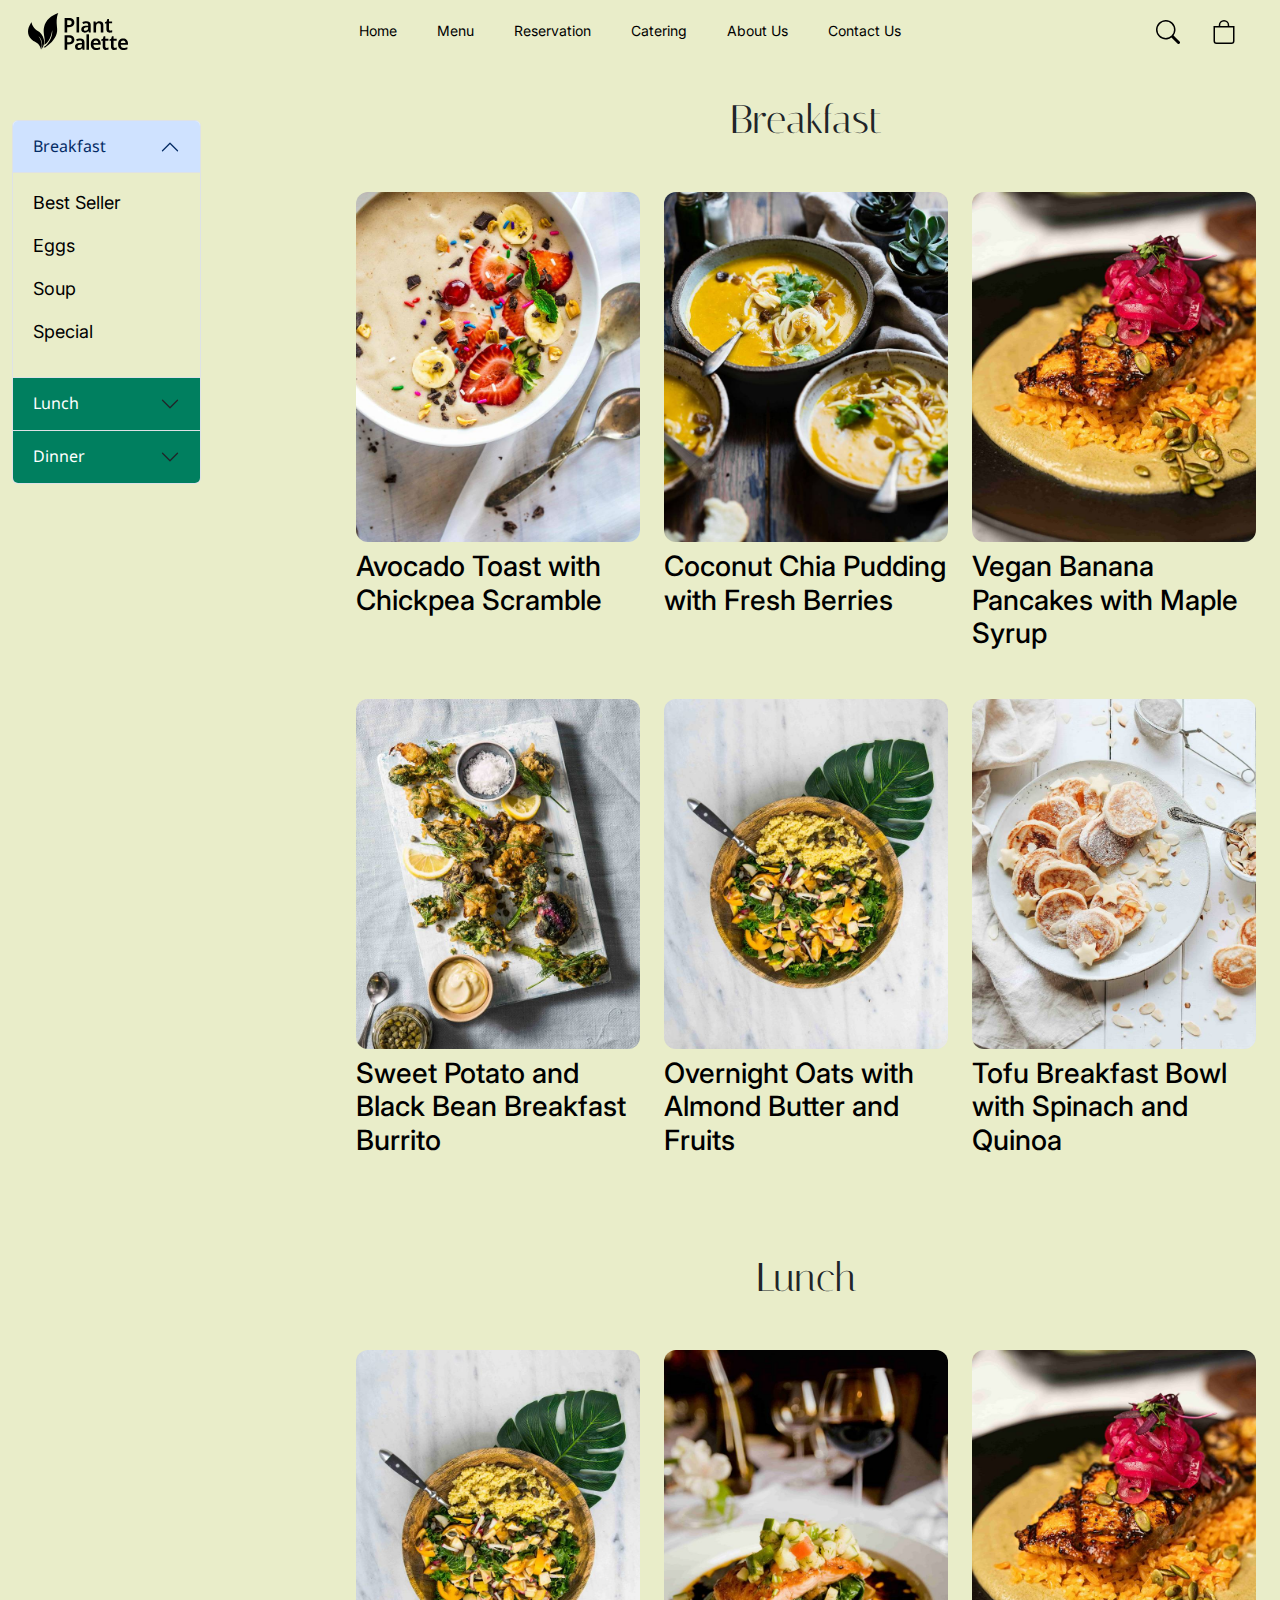
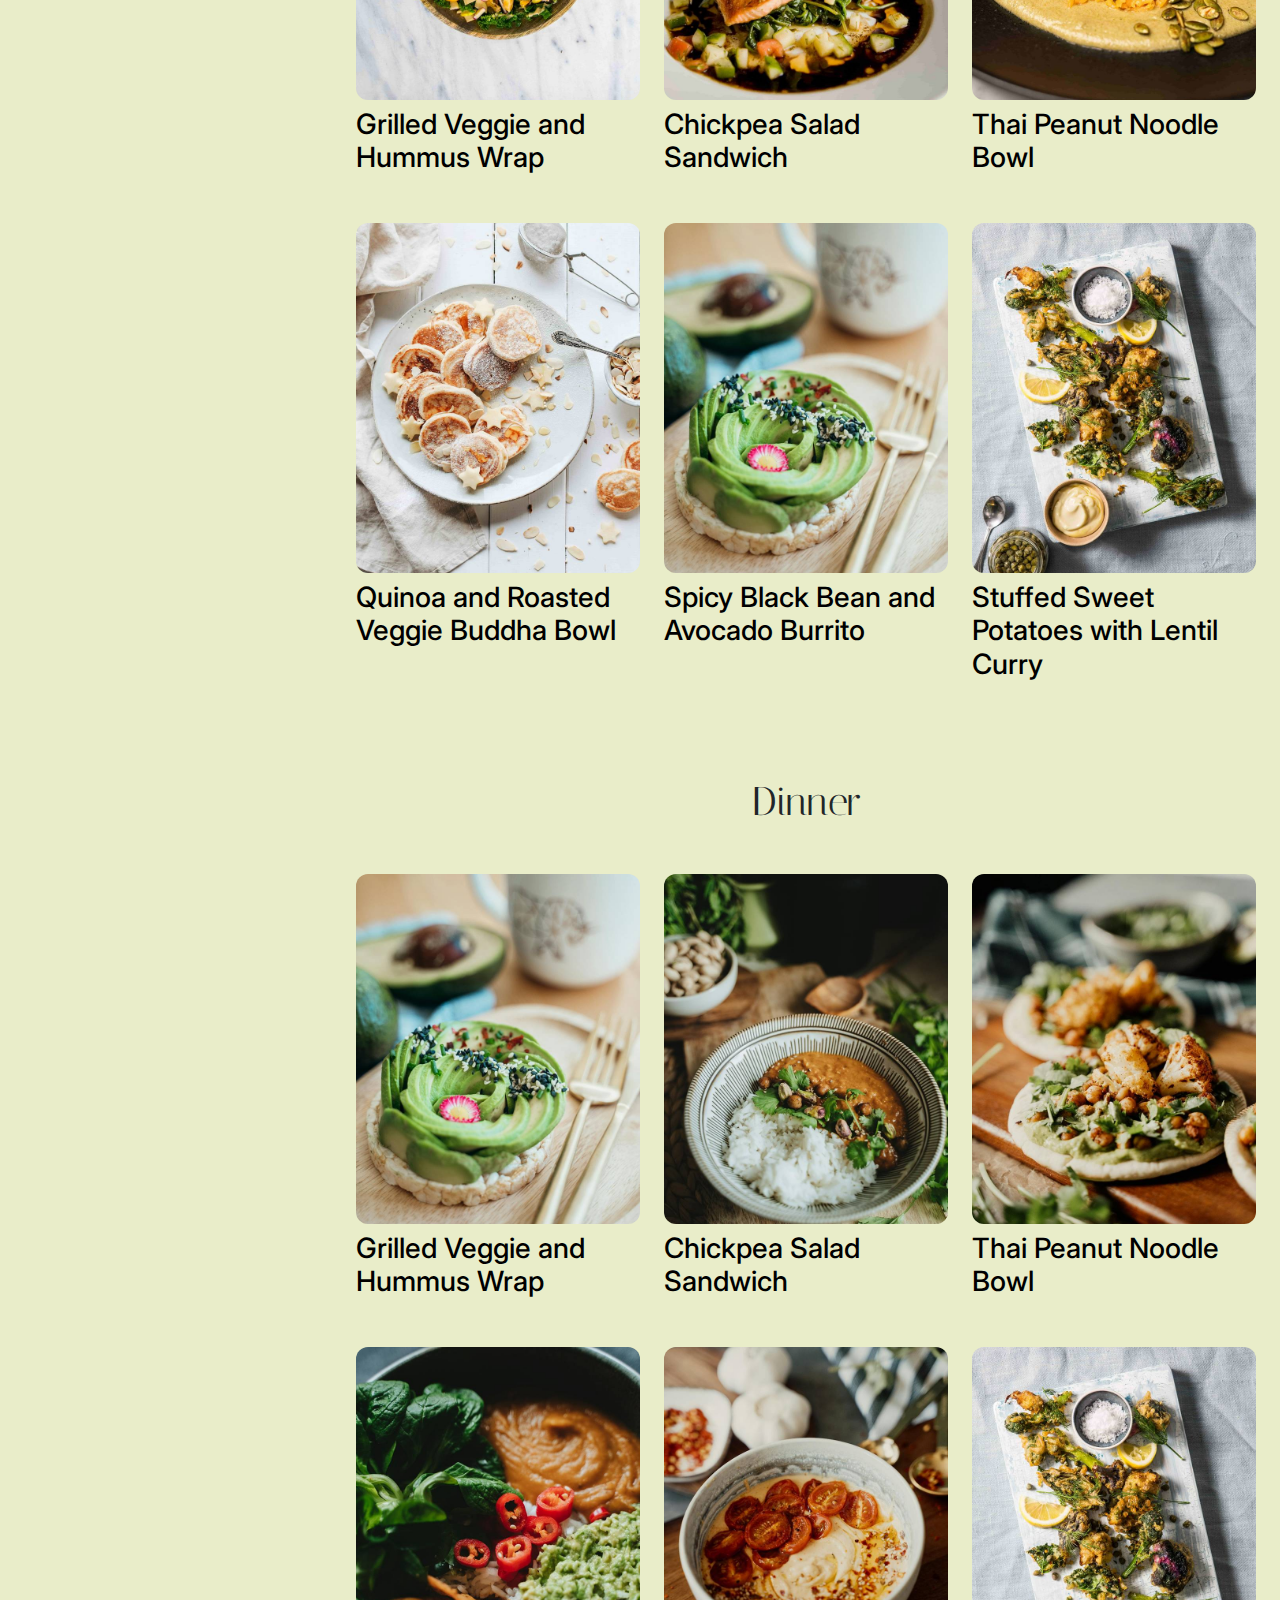
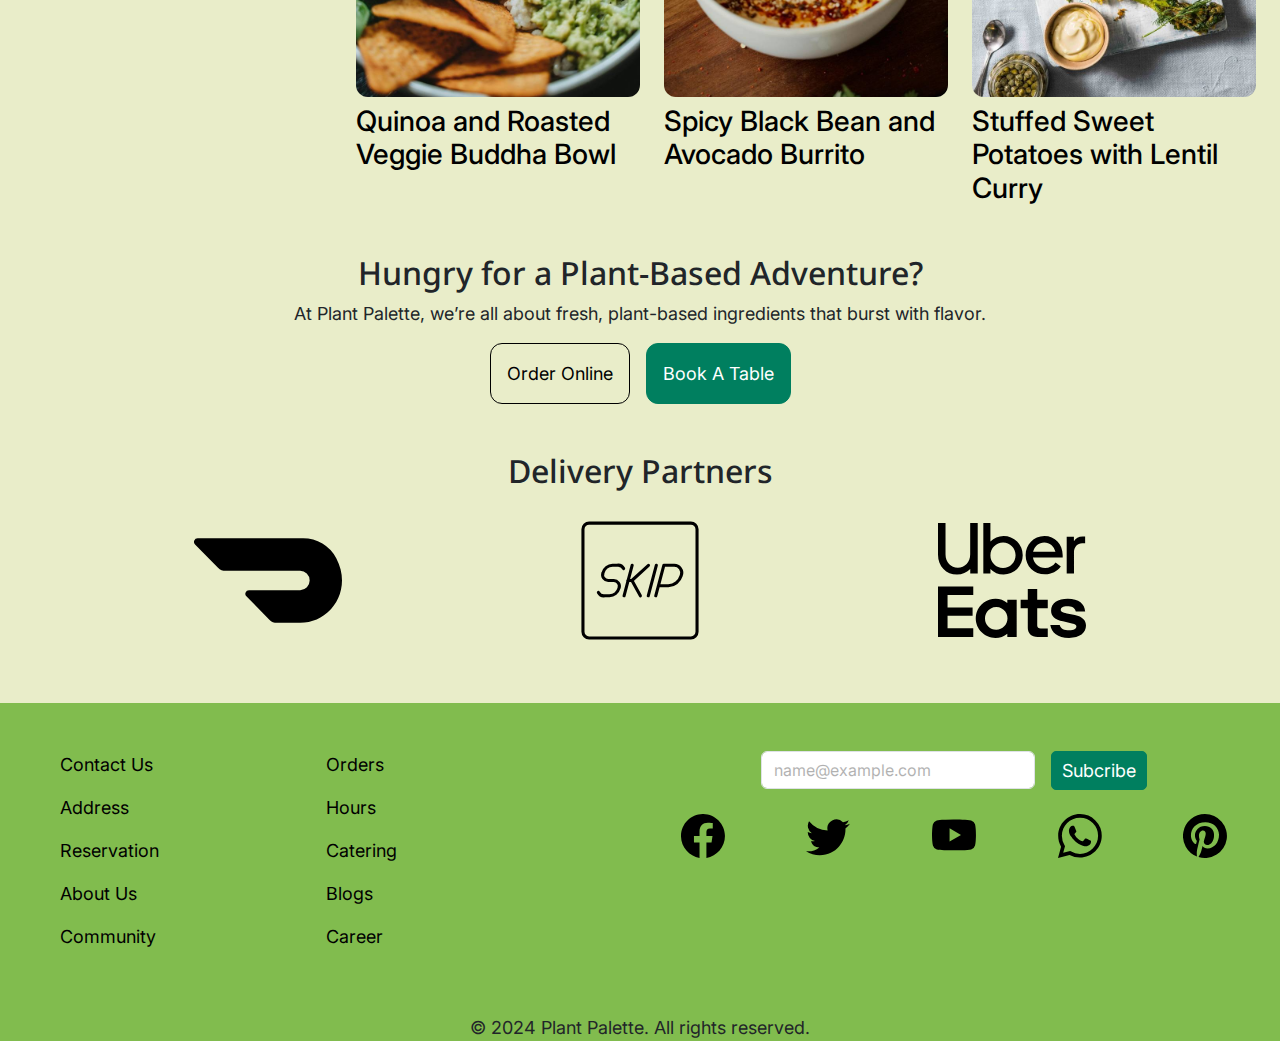
<file: menu.html>
<!DOCTYPE html>
<html lang="en">
<head>
    <meta charset="UTF-8">
    <meta name="viewport" content="width=device-width, initial-scale=1.0">
    <title>Menu</title>
    <link href="https://cdn.jsdelivr.net/npm/bootstrap@5.3.3/dist/css/bootstrap.min.css" rel="stylesheet" integrity="sha384-QWTKZyjpPEjISv5WaRU9OFeRpok6YctnYmDr5pNlyT2bRjXh0JMhjY6hW+ALEwIH" crossorigin="anonymous">
    <link rel="stylesheet" href="https://cdnjs.cloudflare.com/ajax/libs/animate.css/4.1.1/animate.min.css"/>
    <!-- always keep the Bootstraap link file BEFORE other files -->
    <link rel="icon" href="svg-images/icon.svg" type="image/svg+xml">
    <!-- icon link for favicon of the browser -->
    <link href="https://cdn.jsdelivr.net/npm/bootstrap-icons/font/bootstrap-icons.css" rel="stylesheet">
    <link rel="preconnect" href="https://fonts.googleapis.com">
    <link rel="preconnect" href="https://fonts.gstatic.com" crossorigin>
    <link href="https://fonts.googleapis.com/css2?family=Figtree:ital,wght@0,300..900;1,300..900&family=Inter:ital,opsz,wght@0,14..32,100..900;1,14..32,100..900&family=Italiana&family=Noto+Sans:ital,wght@0,100..900;1,100..900&display=swap" rel="stylesheet">
    <!-- font should be before css and after Bootstrap link -->
    <link rel="stylesheet" href="css/menu.css">
    <!-- all the images i used in this website came from unplash.com -->
</head>
<body>
  <a href="#main-content" class="skip-link">Skip to main content</a>
   <div class="container-xxl">
        <header>
            <div class="container-xxl">
               <nav class="navbar navbar-expand-lg mx-lg-3 fixed-top">
                   <div class="container-fluid">
                     <a class="navbar-brand ms-0 animate__animated animate__delay-2s animate__repeat-1" href="index.html"><svg class="logo" id="Layer_1" xmlns="http://www.w3.org/2000/svg" width="100px" height="auto"   viewBox="0 0 520.36 192.6">
                       <!-- <defs>
                         <style>
                           .cls-1 {
                             fill: #81bc4e;
                           }
                     
                           .cls-2 {
                             fill: #007f5f;
                           }
                         </style>
                       </defs> -->
                       <g id="acdSQG">
                         <path class="cls-2" d="M157.66,0c-2.9,6-5,12.3-6.3,18.9-4.8,23.9-1.2,41,.3,64.3,2.3,33.8-20.9,64-46,83.8s-14,11-17.6,12.4-4.4-.5-6.8-.6c-.2-1,.3-1,.8-1.4,3.3-3,7.7-5.7,11.2-8.8,20.6-19,34.1-48.1,32.9-76.4,0-.6.4-1.9-.5-1.7-5.1,28.2-15.5,59.9-41.4,75.4,1.9-8.1,2.9-16.4,2.5-24.7-1.2-24.8-8.8-41-3.3-67.6C91.36,35.4,122.66,12,157.66,0Z"/>
                         <path class="cls-1" d="M18.36,48.9c2.6,13.8,10.8,27.7,21.5,36.7s13.6,8.5,19.7,13.7c14.5,12.4,25.8,34.8,24.7,54.2-.8,13.8-7.8,24.6-13.5,36.7-.9.1-.4-1.1-.4-1.6.6-4.8,2.2-9.8,2.8-14.7,2.1-18.4-3.3-38.5-16.7-51.6-.4,0-.3.5-.2.7.6,1.5,3.5,5,4.6,6.9,10.1,18.1,14.6,38.3,6.7,58.2-1.9-4.7-3.1-9.5-5.4-14.1-11.5-22.4-30.8-21.7-46-38.3C-6.14,111.5-3.64,81.9,13.16,55.5c1.1-1.7,2.6-4.3,3.8-5.7s.5-1,1.4-.8v-.1Z"/>
                       </g>
                       <path d="M213.06,25.9c9.8,0,16.9,2,21.4,6.1,4.5,4.1,6.7,9.7,6.7,17s-.9,8.3-2.8,12.1c-1.8,3.7-4.9,6.8-9.3,9.1s-10.2,3.5-17.6,3.5h-7.5v27.8h-13.5V25.9h22.6ZM212.16,37.1h-8.1v25.3h6.1c5.5,0,9.7-1,12.7-3s4.5-5.3,4.5-9.9-1.2-7.3-3.7-9.3-6.3-3.1-11.5-3.1Z"/>
                       <path d="M265.96,101.4h-13.3V21h13.3v80.4Z"/>
                       <path d="M303.66,43c7.4,0,13,1.6,16.9,4.9,3.8,3.2,5.8,8.3,5.8,15v38.5h-9.4l-2.6-7.9h-.4c-2.5,3.1-5.1,5.4-7.8,6.8-2.8,1.4-6.5,2.2-11.2,2.2s-9.4-1.4-12.8-4.3-5.1-7.4-5.1-13.4,2.2-10.4,6.5-13.3c4.3-3,10.9-4.6,19.7-5l9.9-.3v-2.9c0-3.7-.9-6.3-2.6-7.8-1.8-1.6-4.2-2.3-7.4-2.3s-5.7.4-8.3,1.2c-2.6.8-5.3,1.8-7.9,3l-4.2-9.3c2.8-1.5,6-2.7,9.7-3.6,3.6-.9,7.4-1.4,11.4-1.4l-.2-.1ZM313.06,74.3l-7,.2c-5.9.2-9.9,1.2-12.2,3-2.3,1.8-3.4,4.2-3.4,7.2s.8,4.7,2.4,5.9c1.6,1.2,3.7,1.7,6.3,1.7,3.9,0,7.2-1.1,9.8-3.3,2.7-2.2,4-5.5,4-9.9v-4.9l.1.1Z"/>
                       <path d="M371.56,43c6.4,0,11.4,1.7,15.1,5,3.6,3.3,5.4,8.7,5.4,16.1v37.3h-13.3v-34.7c0-4.3-.8-7.5-2.5-9.7s-4.4-3.2-8-3.2c-5.4,0-9,1.7-11,5.1-2,3.4-3,8.2-3,14.5v28h-13.3v-57.3h10.3l1.9,7.5h.7c1.8-3,4.4-5.1,7.6-6.5s6.6-2.1,10.2-2.1h-.1Z"/>
                       <path d="M428.96,91.8c1.6,0,3.2-.2,4.8-.5,1.6-.3,3-.7,4.4-1.1v9.9c-1.4.7-3.2,1.3-5.5,1.7-2.3.4-4.6.6-7.1.6s-6.3-.5-8.9-1.6-4.7-2.9-6.3-5.6c-1.6-2.7-2.3-6.5-2.3-11.3v-29.8h-7.7v-5.8l8.5-4.7,4.2-12.2h8.4v12.6h16.3v10h-16.3v29.7c0,2.7.7,4.7,2.2,6,1.4,1.3,3.3,2,5.4,2l-.1.1Z"/>
                       <path d="M213.06,115.9c9.8,0,16.9,2,21.4,6.1s6.7,9.7,6.7,17-.9,8.3-2.8,12.1c-1.8,3.7-4.9,6.8-9.3,9.1s-10.2,3.5-17.6,3.5h-7.5v27.8h-13.5v-75.5h22.5l.1-.1ZM212.16,127.1h-8.1v25.3h6.1c5.5,0,9.7-1,12.7-3s4.5-5.3,4.5-9.9-1.2-7.3-3.7-9.3-6.3-3.1-11.5-3.1Z"/>
                       <path d="M271.26,133c7.4,0,13,1.6,16.9,4.9,3.8,3.2,5.8,8.3,5.8,15v38.5h-9.4l-2.6-7.9h-.4c-2.5,3.1-5.1,5.4-7.8,6.8-2.8,1.4-6.5,2.2-11.2,2.2s-9.4-1.4-12.8-4.3c-3.4-2.9-5.1-7.4-5.1-13.4s2.2-10.4,6.5-13.3c4.3-3,10.9-4.6,19.7-5l9.9-.3v-2.9c0-3.7-.9-6.3-2.6-7.8-1.8-1.6-4.2-2.3-7.4-2.3s-5.7.4-8.3,1.2c-2.6.8-5.3,1.8-7.9,3l-4.2-9.3c2.8-1.5,6-2.7,9.7-3.6,3.6-.9,7.4-1.4,11.4-1.4l-.2-.1ZM280.66,164.3l-7,.2c-5.9.2-9.9,1.2-12.2,3-2.3,1.8-3.4,4.2-3.4,7.2s.8,4.7,2.4,5.9,3.7,1.7,6.3,1.7c3.9,0,7.2-1.1,9.8-3.3,2.7-2.2,4-5.5,4-9.9v-4.9l.1.1Z"/>
                       <path d="M317.56,191.4h-13.3v-80.4h13.3v80.4Z"/>
                       <path d="M353.36,133c7.7,0,13.8,2.3,18.2,6.9,4.5,4.6,6.7,11,6.7,19.1v6.8h-37.9c.1,5.2,1.6,9.3,4.3,12.1,2.8,2.9,6.6,4.3,11.4,4.3s7-.4,9.9-1.1c3-.7,6-1.8,9.1-3.2v10.7c-2.8,1.3-5.7,2.3-8.8,3-3,.6-6.7,1-10.9,1s-10.6-1.1-14.9-3.2c-4.3-2.2-7.7-5.4-10.1-9.7s-3.6-9.8-3.6-16.3c0-9.8,2.4-17.3,7.2-22.4,4.8-5.1,11.2-7.7,19.2-7.7l.2-.3ZM353.36,142.9c-3.6,0-6.5,1.1-8.7,3.4-2.2,2.3-3.5,5.7-3.9,10.2h24.6c0-3.9-1.1-7.2-3-9.8s-5-3.9-9-3.9v.1Z"/>
                       <path d="M409.76,181.8c1.6,0,3.2-.2,4.8-.5,1.6-.3,3-.7,4.4-1.1v9.9c-1.4.7-3.2,1.3-5.5,1.7s-4.6.6-7.1.6-6.3-.5-8.9-1.6-4.7-2.9-6.3-5.6c-1.6-2.7-2.3-6.5-2.3-11.3v-29.8h-7.7v-5.8l8.5-4.7,4.2-12.2h8.4v12.6h16.3v10h-16.3v29.7c0,2.7.7,4.7,2.2,6,1.4,1.3,3.3,2,5.4,2l-.1.1Z"/>
                       <path d="M452.76,181.8c1.6,0,3.2-.2,4.8-.5,1.6-.3,3-.7,4.4-1.1v9.9c-1.4.7-3.2,1.3-5.5,1.7s-4.6.6-7.1.6-6.3-.5-8.9-1.6-4.7-2.9-6.3-5.6c-1.6-2.7-2.3-6.5-2.3-11.3v-29.8h-7.7v-5.8l8.5-4.7,4.2-12.2h8.4v12.6h16.3v10h-16.3v29.7c0,2.7.7,4.7,2.2,6,1.4,1.3,3.3,2,5.4,2l-.1.1Z"/>
                       <path d="M495.46,133c7.7,0,13.8,2.3,18.2,6.9,4.5,4.6,6.7,11,6.7,19.1v6.8h-37.9c.1,5.2,1.6,9.3,4.3,12.1,2.8,2.9,6.6,4.3,11.4,4.3s7-.4,9.9-1.1c3-.7,6-1.8,9.1-3.2v10.7c-2.8,1.3-5.7,2.3-8.8,3-3,.6-6.7,1-10.9,1s-10.6-1.1-14.9-3.2c-4.3-2.2-7.7-5.4-10.1-9.7s-3.6-9.8-3.6-16.3c0-9.8,2.4-17.3,7.2-22.4,4.8-5.1,11.2-7.7,19.2-7.7l.2-.3ZM495.46,142.9c-3.6,0-6.5,1.1-8.7,3.4-2.2,2.3-3.5,5.7-3.9,10.2h24.6c0-3.9-1.1-7.2-3-9.8s-5-3.9-9-3.9v.1Z"/>
                     </svg>
                     </a>
                     <button class="navbar-toggler" type="button" data-bs-toggle="collapse" data-bs-target="#navbarNav" aria-controls="navbarNav" aria-expanded="false" aria-label="Toggle navigation">
                       <span class="navbar-toggler-icon"></span>
                     </button>
                     <nav class="collapse navbar-collapse justify-content-center" id="navbarNav" aria-label="Main navigation">
                       <ul class="navbar-nav">
                         <li class="nav-item">
                           <a class="nav-link active" href="index.html">Home</a>
                         </li>
                         <li class="nav-item">
                           <a class="nav-link mx-lg-4" aria-current="page" href="menu.html">Menu</a>
                         </li>
                         <li class="nav-item">
                           <a class="nav-link" href="#">Reservation</a>
                         </li>
                         <li class="nav-item">
                           <a class="nav-link mx-lg-4" href="#">Catering</a>
                         </li>
                         <li class="nav-item">
                           <a class="nav-link" href="#">About Us</a>
                         </li>
                         <li class="nav-item">
                           <a class="nav-link mx-lg-4" href="#">Contact Us</a>
                         </li>
                       </ul>
                     </nav>
                     <div class="d-flex d-none d-lg-block ms-lg-0 nav-link">
                       <svg class="svg" xmlns="http://www.w3.org/2000/svg" width="24" height="auto" fill="currentColor" class="bi bi-search" viewBox="0 0 16 16">
                       <path d="M11.742 10.344a6.5 6.5 0 1 0-1.397 1.398h-.001q.044.06.098.115l3.85 3.85a1 1 0 0 0 1.415-1.414l-3.85-3.85a1 1 0 0 0-.115-.1zM12 6.5a5.5 5.5 0 1 1-11 0 5.5 5.5 0 0 1 11 0"/>
                       </svg>
                     </div>
                     <div class="d-flex d-none d-lg-block ms-lg-0 nav-link">
                       <svg class="svg" xmlns="http://www.w3.org/2000/svg" width="24" height="auto" fill="currentColor" class="bi bi-bag" viewBox="0 0 16 16">
                         <path d="M8 1a2.5 2.5 0 0 1 2.5 2.5V4h-5v-.5A2.5 2.5 0 0 1 8 1m3.5 3v-.5a3.5 3.5 0 1 0-7 0V4H1v10a2 2 0 0 0 2 2h10a2 2 0 0 0 2-2V4zM2 5h12v9a1 1 0 0 1-1 1H3a1 1 0 0 1-1-1z"/>
                       </svg>
                     </div>
                   </div>
                 </nav>
            </div>
           </header>
           <main id="main-content">
            <!-- breakfast section -->
            <div class="row">
              <div class="accordion col-2 filter fixed-top d-none d-lg-block" id="accordionPanelsStayOpenExample" aria-label="menu-categories">
                <div class="accordion-item">
                  <h2 class="accordion-header">
                    <button class="accordion-button" type="button" data-bs-toggle="collapse" data-bs-target="#panelsStayOpen-collapseOne" aria-expanded="true" aria-controls="breakfast-panel">
                      Breakfast
                    </button>
                  </h2>
                  <div id="panelsStayOpen-collapseOne" class="accordion-collapse collapse show" aria-labelledby="breakfast filter options">
                    <div class="accordion-body">
                      <a class="text-decoration-none" href="#breakfast-menu"><p>Best Seller</p></a>
                      <a class="text-decoration-none" href="#breakfast-menu"><p>Eggs</p></a>
                      <a class="text-decoration-none" href="#breakfast-menu"><p>Soup</p></a>
                      <a class="text-decoration-none" href="#breakfast-menu"><p>Special</p></a>
                    </div>
                  </div>
                </div>
                <div class="accordion-item">
                  <h2 class="accordion-header">
                    <button class="accordion-button collapsed" type="button" data-bs-toggle="collapse" data-bs-target="#panelsStayOpen-collapseTwo" aria-expanded="false" aria-controls="lunch-panel">
                      Lunch
                    </button>
                  </h2>
                  <div id="panelsStayOpen-collapseTwo" class="accordion-collapse collapse" aria-labelledby="lunch filter options">
                    <div class="accordion-body">
                      <a class="text-decoration-none" href="#lunch-menu"><p>Kids meal</p></a>
                      <a class="text-decoration-none" href="#lunch-menu"><p>Seasonal</p></a>
                      <a class="text-decoration-none" href="#lunch-menu"><p>Local</p></a>
                      <a class="text-decoration-none" href="#lunch-menu"><p>Special</p></a>
                    </div>
                  </div>
                </div>
                <div class="accordion-item">
                  <h2 class="accordion-header">
                    <button class="accordion-button collapsed" type="button" data-bs-toggle="collapse" data-bs-target="#panelsStayOpen-collapseThree" aria-expanded="false" aria-controls="dinner-panel">
                      Dinner
                    </button>
                  </h2>
                  <div id="panelsStayOpen-collapseThree" class="accordion-collapse collapse" aria-labelledby="dinner filter options">
                    <div class="accordion-body">
                      <a class="text-decoration-none" href="#dinner-menu"><p>Cristmas Special</p></a>
                      <a class="text-decoration-none" href="#dinner-menu"><p>Seasonal</p></a>
                      <a class="text-decoration-none" href="#dinner-menu"><p>New Year Special</p></a>
                      <a class="text-decoration-none" href="#dinner-menu"><p>Thai</p></a>
                    </div>
                  </div>
                </div>
              </div>
              <div class="col-12">
                <section class="breakfast mt-5" aria-labelledby="breakfast-menu">
                  <div class="" id="breakfast-menu">
                    <div class="container-fluid d-flex justify-content-lg-end justify-content-xxl-center">
                      <div class="row mt-5 w-lg-75">
                        <!-- ( w-lg-75) is my custom css that i styled in css media quaries for lg screen. I don't know why bootstrap class of this is not working -->
                        <h1 class="h1 text-center mb-5">Breakfast</h1>
                        <div class=" col-6 col-md-4">
                          <a href="menu_details.html" class="text-decoration-none focus">
                            <div class="my-card">
                              <div class="my-card-image mb-2">
                                <img src="placeholder-images/meal-1-720x1080.jpg" class="c-img round-img" alt="image of meal">
                              </div>
                              <div class="my-card-body mb-5">
                                <p class="card-text h3">Avocado Toast with Chickpea Scramble</p>
                              </div>
                            </div>
                          </a>  
                        </div>
                        <div class=" col-6 col-md-4">
                          <a href="menu_details.html" class="text-decoration-none">
                            <div class="my-card">
                              <div class="my-card-image mb-2">
                                <img src="placeholder-images/meal-2-720x1080.jpg" class="c-img round-img" alt="image of meal">
                              </div>
                              <div class="my-card-body mb-5">
                                <p class="card-text h3">Coconut Chia Pudding with Fresh Berries</p>
                              </div>
                            </div>  
                          </a>
                        </div>
                        <div class=" col-6 col-md-4">
                          <a href="menu_details.html" class="text-decoration-none">
                            <div class="my-card">
                              <div class="my-card-image mb-2">
                                <img src="placeholder-images/meal-10-720x1080.jpg" class="c-img round-img" alt="image of something">
                              </div>
                              <div class="my-card-body mb-5">
                                <p class="card-text h3">Vegan Banana Pancakes with Maple Syrup</p>
                              </div>
                            </div>  
                          </a>
                        </div>
                        <div class=" col-6 col-md-4">
                          <a href="menu_details.html" class="text-decoration-none">
                            <div class="my-card">
                              <div class="my-card-image mb-2">
                                <img src="placeholder-images/meal-3-720x1080.jpg" class="c-img round-img" alt="image of something">
                              </div>
                              <div class="my-card-body mb-5">
                                <p class="card-text h3">Sweet Potato and Black Bean Breakfast Burrito</p>
                              </div>
                            </div>  
                          </a>
                        </div>
                        <div class=" col-6 col-md-4">
                          <a href="menu_details.html" class="text-decoration-none">
                            <div class="my-card">
                              <div class="my-card-image mb-2">
                                <img src="placeholder-images/meal-7-720x1080.jpg" class="c-img round-img" alt="image of something">
                              </div>
                              <div class="my-card-body mb-5">
                                <p class="card-text h3">Overnight Oats with Almond Butter and Fruits</p>
                              </div>
                            </div> 
                          </a> 
                        </div>
                        <div class=" col-6 col-md-4">
                          <a href="menu_details.html" class="text-decoration-none">
                            <div class="my-card">
                              <div class="my-card-image mb-2">
                                <img src="placeholder-images/meal-5-720x1080.jpg" class="c-img round-img" alt="image of something">
                              </div>
                              <div class="my-card-body mb-5">
                                <p class="card-text h3">Tofu Breakfast Bowl with Spinach and Quinoa</p>
                              </div>
                            </div> 
                          </a> 
                        </div>
                      </div>
                     </div>
                  </div>
                </section>
                <!-- lunch section -->
                <section class="lunch" aria-labelledby="lunch-menu">
                  <div class="" id="lunch-menu">
                    <div class="container-fluid d-flex justify-content-lg-end justify-content-xxl-center">
                      <div class="row mt-5 w-lg-75">
                        <!-- ( w-lg-75) is my custom css that i styled in css media quaries for lg screen. I don't know why bootstrap class of this is not working -->
                        <h1 class="h1 text-center mb-5">Lunch</h1>
                        <div class=" col-6 col-md-4">
                          <a href="menu_details.html" class="text-decoration-none">
                            <div class="my-card">
                              <div class="my-card-image mb-2">
                                <img src="placeholder-images/meal-7-720x1080.jpg" class="c-img round-img" alt="image of meal">
                              </div>
                              <div class="my-card-body mb-5">
                                <p class="card-text h3">Grilled Veggie and Hummus Wrap</p>
                              </div>
                            </div>
                          </a>  
                        </div>
                        <div class=" col-6 col-md-4">
                          <a href="menu_details.html" class="text-decoration-none">
                            <div class="my-card">
                              <div class="my-card-image mb-2">
                                <img src="placeholder-images/meal-11-720x1080.jpg" class="c-img round-img" alt="image of meal">
                              </div>
                              <div class="my-card-body mb-5">
                                <p class="card-text h3">Chickpea Salad Sandwich</p>
                              </div>
                            </div>  
                          </a>
                        </div>
                        <div class=" col-6 col-md-4">
                          <a href="menu_details.html" class="text-decoration-none">
                            <div class="my-card">
                              <div class="my-card-image mb-2">
                                <img src="placeholder-images/meal-10-720x1080.jpg" class="c-img round-img" alt="image of something">
                              </div>
                              <div class="my-card-body mb-5">
                                <p class="card-text h3">Thai Peanut Noodle Bowl</p>
                              </div>
                            </div>  
                          </a>
                        </div>
                        <div class=" col-6 col-md-4">
                          <a href="menu_details.html" class="text-decoration-none">
                            <div class="my-card">
                              <div class="my-card-image mb-2">
                                <img src="placeholder-images/meal-5-720x1080.jpg" class="c-img round-img" alt="image of something">
                              </div>
                              <div class="my-card-body mb-5">
                                <p class="card-text h3">Quinoa and Roasted Veggie Buddha Bowl</p>
                              </div>
                            </div>  
                          </a>
                        </div>
                        <div class=" col-6 col-md-4">
                          <a href="menu_details.html" class="text-decoration-none">
                            <div class="my-card">
                              <div class="my-card-image mb-2">
                                <img src="placeholder-images/meal-17 (2)-720x1080.jpg" class="c-img round-img" alt="image of something">
                              </div>
                              <div class="my-card-body mb-5">
                                <p class="card-text h3">Spicy Black Bean and Avocado Burrito</p>
                              </div>
                            </div> 
                          </a> 
                        </div>
                        <div class=" col-6 col-md-4">
                          <a href="menu_details.html" class="text-decoration-none">
                            <div class="my-card">
                              <div class="my-card-image mb-2">
                                <img src="placeholder-images/meal-3-720x1080.jpg" class="c-img round-img" alt="image of something">
                              </div>
                              <div class="my-card-body mb-5">
                                <p class="card-text h3">Stuffed Sweet Potatoes with Lentil Curry</p>
                              </div>
                            </div> 
                          </a> 
                        </div>
                      </div>
                     </div>
                  </div>
                </section>
                <!-- dinner section -->
                <section class="dinner" aria-labelledby="dinner-menu">
                  <div class="" id="dinner-menu">
                    <div class="container-fluid d-flex justify-content-lg-end justify-content-xxl-center">
                      <div class="row mt-5 w-lg-75">
                        <!-- ( w-lg-75) is my custom css that i styled in css media quaries for lg screen. I don't know why bootstrap class of this is not working -->
                        <h1 class="h1 text-center mb-5">Dinner</h1>
                        <div class=" col-6 col-md-4">
                          <a href="menu_details.html" class="text-decoration-none">
                            <div class="my-card">
                              <div class="my-card-image mb-2">
                                <img src="placeholder-images/meal-17 (2)-720x1080.jpg" class="c-img round-img" alt="image of meal">
                              </div>
                              <div class="my-card-body mb-5">
                                <p class="card-text h3">Grilled Veggie and Hummus Wrap</p>
                              </div>
                            </div>
                          </a>  
                        </div>
                        <div class=" col-6 col-md-4">
                          <a href="menu_details.html" class="text-decoration-none">
                            <div class="my-card">
                              <div class="my-card-image mb-2">
                                <img src="placeholder-images/meal-18-720x1080.jpg" class="c-img round-img" alt="image of meal">
                              </div>
                              <div class="my-card-body mb-5">
                                <p class="card-text h3">Chickpea Salad Sandwich</p>
                              </div>
                            </div>  
                          </a>
                        </div>
                        <div class=" col-6 col-md-4">
                          <a href="menu_details.html" class="text-decoration-none">
                            <div class="my-card">
                              <div class="my-card-image mb-2">
                                <img src="placeholder-images/meal-19-720x1080.jpg" class="c-img round-img" alt="image of something">
                              </div>
                              <div class="my-card-body mb-5">
                                <p class="card-text h3">Thai Peanut Noodle Bowl</p>
                              </div>
                            </div>  
                          </a>
                        </div>
                        <div class=" col-6 col-md-4">
                          <a href="" class="text-decoration-none">
                            <div class="my-card">
                              <div class="my-card-image mb-2">
                                <img src="placeholder-images/meal-20 (2)-720x1080.jpg" class="c-img round-img" alt="image of something">
                              </div>
                              <div class="my-card-body mb-5">
                                <p class="card-text h3">Quinoa and Roasted Veggie Buddha Bowl</p>
                              </div>
                            </div>  
                          </a>
                        </div>
                        <div class=" col-6 col-md-4">
                          <a href="menu_details.html" class="text-decoration-none">
                            <div class="my-card">
                              <div class="my-card-image mb-2">
                                <img src="placeholder-images/meal-20-720x1080.jpg" class="c-img round-img" alt="image of something">
                              </div>
                              <div class="my-card-body mb-5">
                                <p class="card-text h3">Spicy Black Bean and Avocado Burrito</p>
                              </div>
                            </div> 
                          </a> 
                        </div>
                        <div class=" col-6 col-md-4">
                          <a href="menu_details.html" class="text-decoration-none">
                            <div class="my-card">
                              <div class="my-card-image mb-2">
                                <img src="placeholder-images/meal-3-720x1080.jpg" class="c-img round-img" alt="image of something">
                              </div>
                              <div class="my-card-body mb-5">
                                <p class="card-text h3">Stuffed Sweet Potatoes with Lentil Curry</p>
                              </div>
                            </div> 
                          </a> 
                        </div>
                      </div>
                     </div>
                  </div>
                </section>
              </div>
            </div>
            <section class="heading-2">
              <div class="text-center">
                <h2 class="h2">Hungry for a Plant-Based Adventure?</h2>
              </div>
              <div class="text-center">
                <p class="p">At Plant Palette, we’re all about fresh, plant-based ingredients that burst with flavor.</p>
              </div>
              <div class="d-flex justify-content-center">
                <!-- <button type="button" class="btn btn-outline-secondary me-3">Order Online</button> -->
                <a class="btn btn-outline-secondary me-3 hidden-sm" href="#" role="button">Order Online</a>
                <!-- <button type="button" class="btn btn-primary animate__animated animate__rubberBand animate__delay-3s animate__repeat-2">Book A Table</button> -->
                <a class="btn btn-primary" href="#" role="button">Book A Table</a>
              </div>
            </section>
            <div class="container mt-5 col-xxl-6" aria-label="Delivery Partners">
              <div class="mb-3">
                <h2 class="h2 text-center">Delivery Partners</h2>
              </div>
              <div class="d-flex justify-content-around">
                <div class="d-flex text-center" aria-label="Order with DoorDash">
                  <a href="#"><img class="delivery-logos" src="svg-images/doordash-svgrepo-com.svg" alt="DoorDash delivery service logo"></a>
                </div>
                <div class="d-flex text-center" aria-label="Order with SkipTheDishes">
                  <a href="#"><img class="delivery-logos" src="svg-images/skipthedishes-svgrepo-com.svg" alt="skip the dishes deliver service logo"></a>
                </div>
                <div class="d-flex text-center" aria-label="Order with UberEats">
                  <a href="#"><img class="delivery-logos" src="svg-images/ubereats-svgrepo-com.svg" alt="uber eats delivery service logo"></a>
                </div>
              </div>
            </div>
           </main>        
  </div>
  <footer class="footer container-fluid mt-5">
    <div class="d-md-flex">
      <div class="d-flex col-md-6 col-lg-6 col-xxl-3" aria-labelledby="footer-navigaion">
        <div class="col-6 ps-5 mt-5 justify-content-center" id="footer-navigaion">
          <a class="nav-link p-0" href="#"><p class="p">Contact Us</p></a>
          <a class="nav-link p-0" href="#"><p class="p">Address</p></a>
          <a class="nav-link p-0" href="#"><p class="p">Reservation</p></a>
          <a class="nav-link p-0" href="#"><p class="p">About Us</p></a>
          <a class="nav-link p-0" href="#"><p class="p">Community</p></a>
        </div>
        <div class="col-6 ps-5 ps-md-0 mt-5" id="footer-navigaion">
          <a class="nav-link p-0" href="#"><p class="p">Orders</p></a>
          <a class="nav-link p-0" href="#"><p class="p">Hours</p></a>
          <a class="nav-link p-0" href="#"><p class="p">Catering</p></a>
          <a class="nav-link p-0" href="#"><p class="p">Blogs</p></a>
          <a class="nav-link p-0" href="#"><p class="p">Career</p></a>
        </div>
      </div>
      <div class="d-xxl-flex d-none d-xxl-block col-xxl-3" aria-labelledby="operation-time" >
        <div class="col-6 ps-5 mt-5 justify-content-center" id="operation-time">
          <p class="p">Mon-Thu</p>
          <p class="p">Lunch</p>
          <p class="p">9am-12pm</p>
          <p class="p">Dinner</p>
          <p class="p">4pm-11pm</p>
        </div>
        <div class="col-6 ps-5 ps-md-0 mt-5" id="operation-time">
          <p class="p">Fri-Sun</p>
          <p class="p">Lunch</p>
          <p class="p">10am-12pm</p>
          <p class="p">Dinner</p>
          <p class="p">3pm-11pm</p>
        </div>
      </div>
      <div class="col-md-6 col-lg-6 mt-5">
        <div>
          <form class="row g-3 justify-content-center" aria-label="Subscribe to our newsletter">
            <div class="col-auto">
              <label for="exampleFormControlInput1" class="visually-hidden">Email</label>
              <input type="email" class="form-control" id="exampleFormControlInput1" placeholder="name@example.com">
            </div>
            <div class="col-auto">
              <!-- <button type="submit" class="btn-f btn-footer mb-3">Subcribe</button> -->
              <a class="btn-f btn-footer mb-3" href="#" role="button">Subcribe</a>
              <!-- made a different style class for the subcription button -->
            </div>
          </form>
        </div>
        <div class="d-flex justify-content-around mt-2 mb-3">
          <div class="text-center facebook-size">
            <a class="facebook" href="https://www.facebook.com/" target="_blank" rel="noopener noreferrer" aria-label="Visit our Facebook page"><svg xmlns="http://www.w3.org/2000/svg" width="29" height="auto" fill="currentColor" class="bi bi-facebook facebook" viewBox="0 0 16 16">
              <path d="M16 8.049c0-4.446-3.582-8.05-8-8.05C3.58 0-.002 3.603-.002 8.05c0 4.017 2.926 7.347 6.75 7.951v-5.625h-2.03V8.05H6.75V6.275c0-2.017 1.195-3.131 3.022-3.131.876 0 1.791.157 1.791.157v1.98h-1.009c-.993 0-1.303.621-1.303 1.258v1.51h2.218l-.354 2.326H9.25V16c3.824-.604 6.75-3.934 6.75-7.951"/>
            </svg></a>
          </div>
          <div class="text-center twitter-size">
            <a class="twitter" href="https://x.com/?lang=en" target="_blank" rel="noopener noreferrer" aria-label="Visit our Twitter account"><svg xmlns="http://www.w3.org/2000/svg" width="29" height="auto" fill="currentColor" class="bi bi-twitter twitter" viewBox="0 0 16 16">
              <path d="M5.026 15c6.038 0 9.341-5.003 9.341-9.334q.002-.211-.006-.422A6.7 6.7 0 0 0 16 3.542a6.7 6.7 0 0 1-1.889.518 3.3 3.3 0 0 0 1.447-1.817 6.5 6.5 0 0 1-2.087.793A3.286 3.286 0 0 0 7.875 6.03a9.32 9.32 0 0 1-6.767-3.429 3.29 3.29 0 0 0 1.018 4.382A3.3 3.3 0 0 1 .64 6.575v.045a3.29 3.29 0 0 0 2.632 3.218 3.2 3.2 0 0 1-.865.115 3 3 0 0 1-.614-.057 3.28 3.28 0 0 0 3.067 2.277A6.6 6.6 0 0 1 .78 13.58a6 6 0 0 1-.78-.045A9.34 9.34 0 0 0 5.026 15"/>
            </svg></a>
          </div>
          <div class="text-center youtube-size">
            <a class="youtube" href="https://www.youtube.com/" target="_blank" rel="noopener noreferrer" aria-label="Visit our Youtube channel"><svg xmlns="http://www.w3.org/2000/svg" width="29" height="auto" fill="currentColor" class="bi bi-youtube youtube" viewBox="0 0 16 16">
              <path d="M8.051 1.999h.089c.822.003 4.987.033 6.11.335a2.01 2.01 0 0 1 1.415 1.42c.101.38.172.883.22 1.402l.01.104.022.26.008.104c.065.914.073 1.77.074 1.957v.075c-.001.194-.01 1.108-.082 2.06l-.008.105-.009.104c-.05.572-.124 1.14-.235 1.558a2.01 2.01 0 0 1-1.415 1.42c-1.16.312-5.569.334-6.18.335h-.142c-.309 0-1.587-.006-2.927-.052l-.17-.006-.087-.004-.171-.007-.171-.007c-1.11-.049-2.167-.128-2.654-.26a2.01 2.01 0 0 1-1.415-1.419c-.111-.417-.185-.986-.235-1.558L.09 9.82l-.008-.104A31 31 0 0 1 0 7.68v-.123c.002-.215.01-.958.064-1.778l.007-.103.003-.052.008-.104.022-.26.01-.104c.048-.519.119-1.023.22-1.402a2.01 2.01 0 0 1 1.415-1.42c.487-.13 1.544-.21 2.654-.26l.17-.007.172-.006.086-.003.171-.007A100 100 0 0 1 7.858 2zM6.4 5.209v4.818l4.157-2.408z"/>
            </svg></a>
          </div>
          <div class="text-center whatsapp-size">
            <a class="whatsapp" href="https://www.whatsapp.com/" target="_blank" rel="noopener noreferrer" aria-label="Visit our Whatsapp page"><svg xmlns="http://www.w3.org/2000/svg" width="29" height="auto" fill="currentColor" class="bi bi-whatsapp whatsapp" viewBox="0 0 16 16">
              <path d="M13.601 2.326A7.85 7.85 0 0 0 7.994 0C3.627 0 .068 3.558.064 7.926c0 1.399.366 2.76 1.057 3.965L0 16l4.204-1.102a7.9 7.9 0 0 0 3.79.965h.004c4.368 0 7.926-3.558 7.93-7.93A7.9 7.9 0 0 0 13.6 2.326zM7.994 14.521a6.6 6.6 0 0 1-3.356-.92l-.24-.144-2.494.654.666-2.433-.156-.251a6.56 6.56 0 0 1-1.007-3.505c0-3.626 2.957-6.584 6.591-6.584a6.56 6.56 0 0 1 4.66 1.931 6.56 6.56 0 0 1 1.928 4.66c-.004 3.639-2.961 6.592-6.592 6.592m3.615-4.934c-.197-.099-1.17-.578-1.353-.646-.182-.065-.315-.099-.445.099-.133.197-.513.646-.627.775-.114.133-.232.148-.43.05-.197-.1-.836-.308-1.592-.985-.59-.525-.985-1.175-1.103-1.372-.114-.198-.011-.304.088-.403.087-.088.197-.232.296-.346.1-.114.133-.198.198-.33.065-.134.034-.248-.015-.347-.05-.099-.445-1.076-.612-1.47-.16-.389-.323-.335-.445-.34-.114-.007-.247-.007-.38-.007a.73.73 0 0 0-.529.247c-.182.198-.691.677-.691 1.654s.71 1.916.81 2.049c.098.133 1.394 2.132 3.383 2.992.47.205.84.326 1.129.418.475.152.904.129 1.246.08.38-.058 1.171-.48 1.338-.943.164-.464.164-.86.114-.943-.049-.084-.182-.133-.38-.232"/>
            </svg></a>
          </div>
          <div class="text-center pinterest-size">
            <a class="pinterest" href="https://www.pinterest.com/" target="_blank" rel="noopener noreferrer" aria-label="Visit our Pinterest page"><svg xmlns="http://www.w3.org/2000/svg" width="29" height="auto" fill="currentColor" class="bi bi-pinterest pinterest" viewBox="0 0 16 16">
              <path d="M8 0a8 8 0 0 0-2.915 15.452c-.07-.633-.134-1.606.027-2.297.146-.625.938-3.977.938-3.977s-.239-.479-.239-1.187c0-1.113.645-1.943 1.448-1.943.682 0 1.012.512 1.012 1.127 0 .686-.437 1.712-.663 2.663-.188.796.4 1.446 1.185 1.446 1.422 0 2.515-1.5 2.515-3.664 0-1.915-1.377-3.254-3.342-3.254-2.276 0-3.612 1.707-3.612 3.471 0 .688.265 1.425.595 1.826a.24.24 0 0 1 .056.23c-.061.252-.196.796-.222.907-.035.146-.116.177-.268.107-1-.465-1.624-1.926-1.624-3.1 0-2.523 1.834-4.84 5.286-4.84 2.775 0 4.932 1.977 4.932 4.62 0 2.757-1.739 4.976-4.151 4.976-.811 0-1.573-.421-1.834-.919l-.498 1.902c-.181.695-.669 1.566-.995 2.097A8 8 0 1 0 8 0"/>
            </svg></a>
          </div>
            <!-- bring the icon from Bootstrap and give a class to the ancheer tag and same class to the SVG and change the color to black in css, then on hover effect give the brand color. -->
        </div>
      </div>
    </div>
    
    <div class="text-center mt-5">
      <p class="f-p">&copy; 2024 Plant Palette. All rights reserved.</p>
    </div>
  </footer>  



























    <!-- always keep after content and before closing bosy tag -->
    <script src="https://cdn.jsdelivr.net/npm/@popperjs/core@2.11.8/dist/umd/popper.min.js" integrity="sha384-I7E8VVD/ismYTF4hNIPjVp/Zjvgyol6VFvRkX/vR+Vc4jQkC+hVqc2pM8ODewa9r" crossorigin="anonymous"></script>
    <script src="https://cdn.jsdelivr.net/npm/bootstrap@5.0.2/dist/js/bootstrap.bundle.min.js" integrity="sha384-MrcW6ZMFYlzcLA8Nl+NtUVF0sA7MsXsP1UyJoMp4YLEuNSfAP+JcXn/tWtIaxVXM" crossorigin="anonymous"></script>
</body>
</html>
</file>
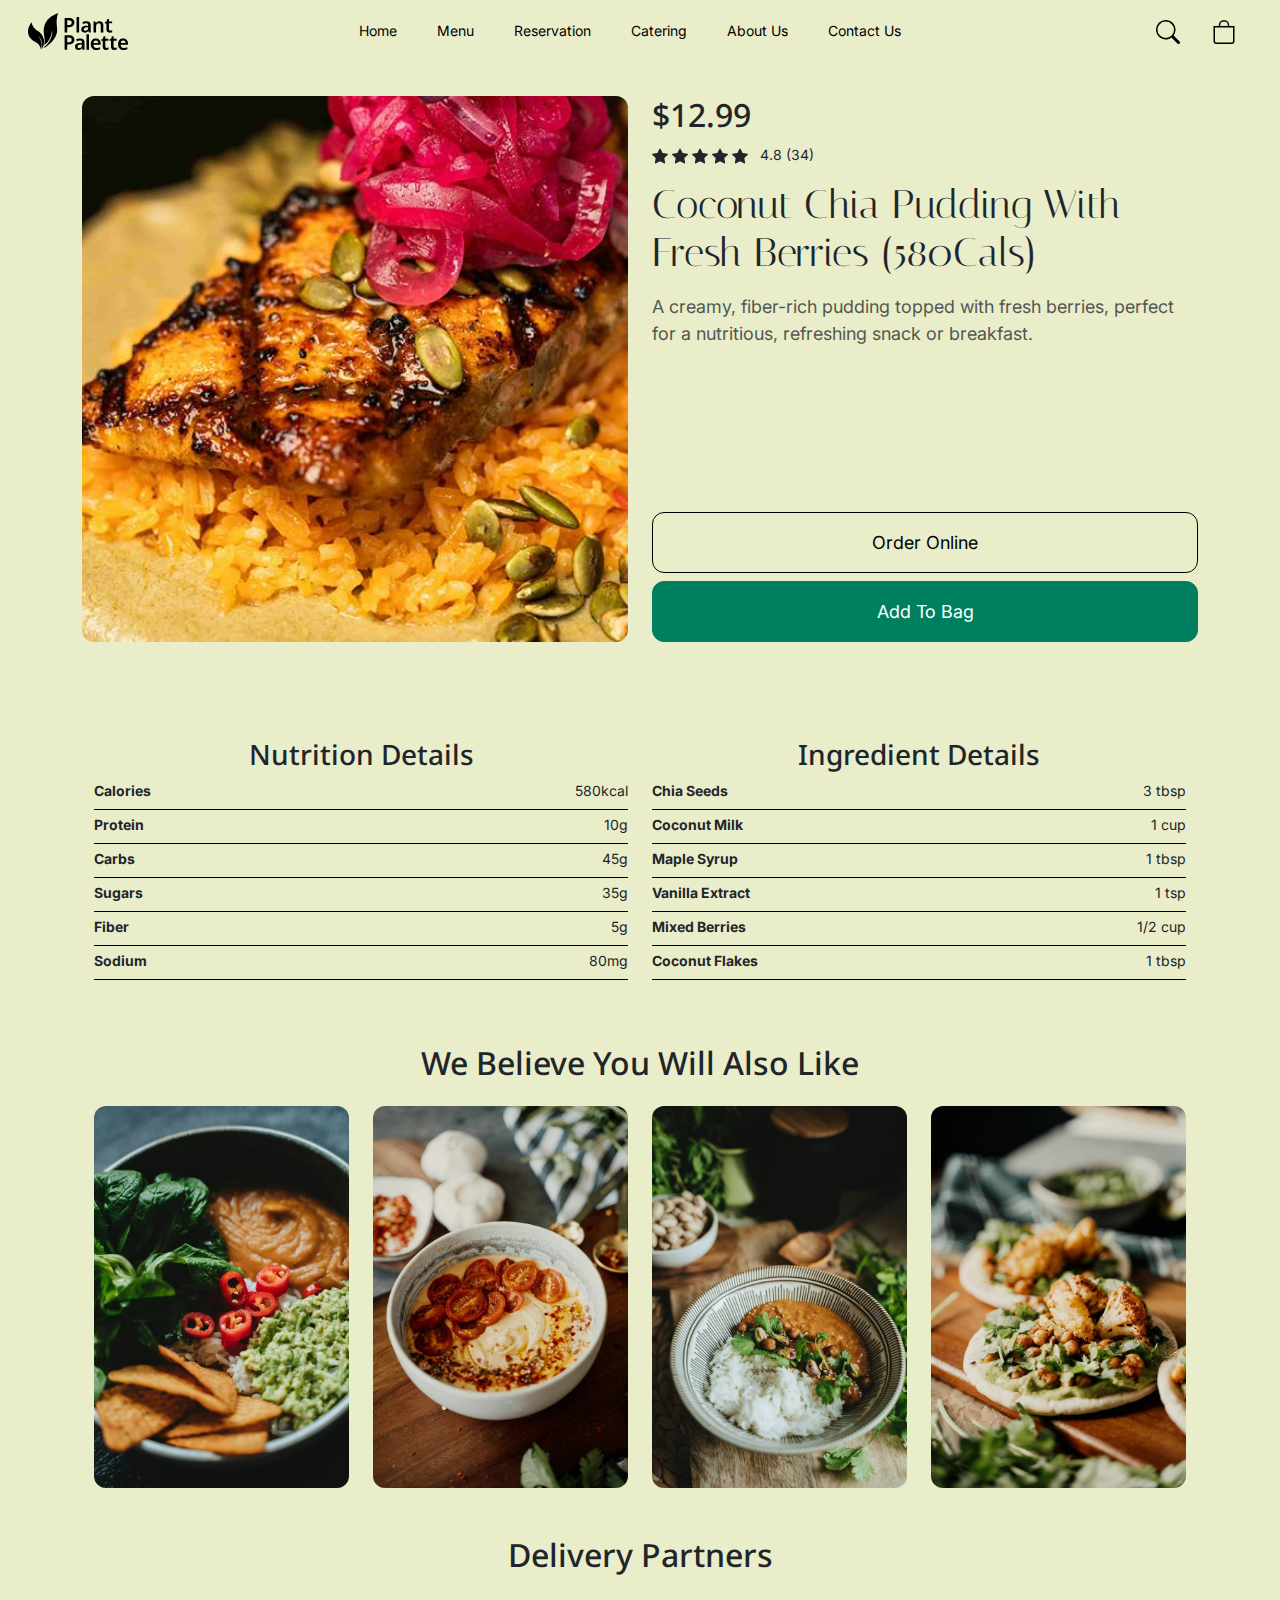
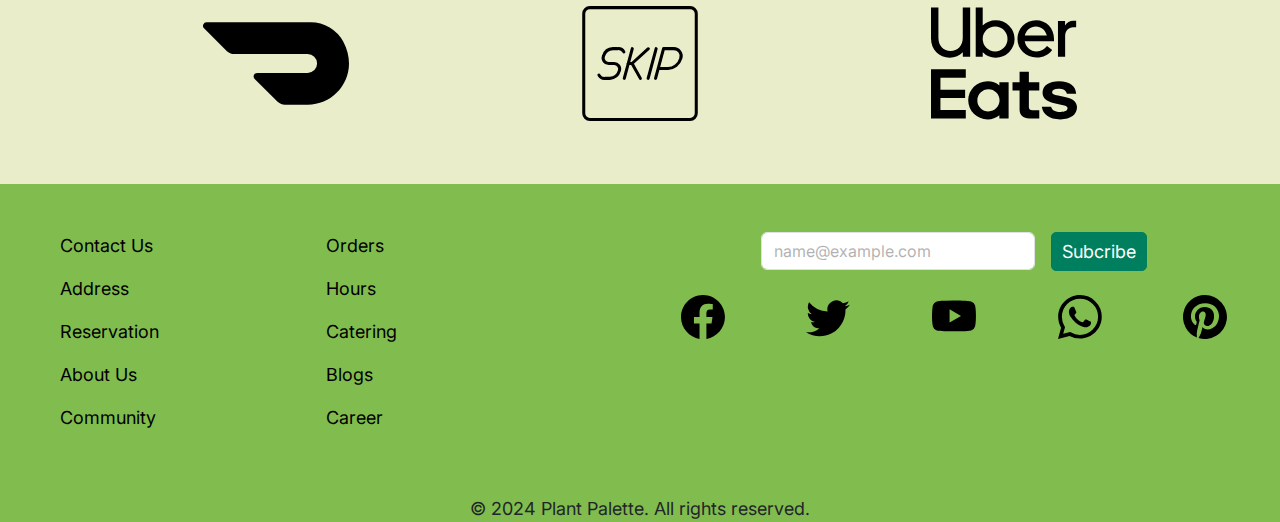
<file: menu_details.html>
<!DOCTYPE html>
<html lang="en">
<head>
    <meta charset="UTF-8">
    <meta name="viewport" content="width=device-width, initial-scale=1.0">
    <title>Menu Details Page</title>
    <link href="https://cdn.jsdelivr.net/npm/bootstrap@5.3.3/dist/css/bootstrap.min.css" rel="stylesheet" integrity="sha384-QWTKZyjpPEjISv5WaRU9OFeRpok6YctnYmDr5pNlyT2bRjXh0JMhjY6hW+ALEwIH" crossorigin="anonymous">
    <link rel="stylesheet" href="https://cdnjs.cloudflare.com/ajax/libs/animate.css/4.1.1/animate.min.css"/>
    <!-- always keep the Bootstraap link file BEFORE other files -->
    <link rel="icon" href="svg-images/icon.svg" type="image/svg+xml">
    <!-- icon link for favicon of the browser -->
    <link href="https://cdn.jsdelivr.net/npm/bootstrap-icons/font/bootstrap-icons.css" rel="stylesheet">
    <link rel="preconnect" href="https://fonts.googleapis.com">
    <link rel="preconnect" href="https://fonts.gstatic.com" crossorigin>
    <link href="https://fonts.googleapis.com/css2?family=Figtree:ital,wght@0,300..900;1,300..900&family=Inter:ital,opsz,wght@0,14..32,100..900;1,14..32,100..900&family=Italiana&family=Noto+Sans:ital,wght@0,100..900;1,100..900&display=swap" rel="stylesheet">
    <!-- font should be before css and after Bootstrap link -->
    <link rel="stylesheet" href="css/menu_details.css">
    <!-- all the images i used in this website came from unplash.com -->
</head>
<body>
    <a href="#main-content" class="skip-link">Skip to main content</a>
    <div class="container-xxl">
        <header class="">
            <div class="container-xxl">
               <nav class="navbar navbar-expand-lg mx-lg-3 fixed-top">
                   <div class="container-fluid">
                     <a class="navbar-brand ms-0 animate__animated animate__delay-2s animate__repeat-1" href="index.html"><svg class="logo" id="Layer_1" xmlns="http://www.w3.org/2000/svg" width="100px" height="auto"   viewBox="0 0 520.36 192.6">
                       <!-- <defs>
                         <style>
                           .cls-1 {
                             fill: #81bc4e;
                           }
                     
                           .cls-2 {
                             fill: #007f5f;
                           }
                         </style>
                       </defs> -->
                       <g id="acdSQG">
                         <path class="cls-2" d="M157.66,0c-2.9,6-5,12.3-6.3,18.9-4.8,23.9-1.2,41,.3,64.3,2.3,33.8-20.9,64-46,83.8s-14,11-17.6,12.4-4.4-.5-6.8-.6c-.2-1,.3-1,.8-1.4,3.3-3,7.7-5.7,11.2-8.8,20.6-19,34.1-48.1,32.9-76.4,0-.6.4-1.9-.5-1.7-5.1,28.2-15.5,59.9-41.4,75.4,1.9-8.1,2.9-16.4,2.5-24.7-1.2-24.8-8.8-41-3.3-67.6C91.36,35.4,122.66,12,157.66,0Z"/>
                         <path class="cls-1" d="M18.36,48.9c2.6,13.8,10.8,27.7,21.5,36.7s13.6,8.5,19.7,13.7c14.5,12.4,25.8,34.8,24.7,54.2-.8,13.8-7.8,24.6-13.5,36.7-.9.1-.4-1.1-.4-1.6.6-4.8,2.2-9.8,2.8-14.7,2.1-18.4-3.3-38.5-16.7-51.6-.4,0-.3.5-.2.7.6,1.5,3.5,5,4.6,6.9,10.1,18.1,14.6,38.3,6.7,58.2-1.9-4.7-3.1-9.5-5.4-14.1-11.5-22.4-30.8-21.7-46-38.3C-6.14,111.5-3.64,81.9,13.16,55.5c1.1-1.7,2.6-4.3,3.8-5.7s.5-1,1.4-.8v-.1Z"/>
                       </g>
                       <path d="M213.06,25.9c9.8,0,16.9,2,21.4,6.1,4.5,4.1,6.7,9.7,6.7,17s-.9,8.3-2.8,12.1c-1.8,3.7-4.9,6.8-9.3,9.1s-10.2,3.5-17.6,3.5h-7.5v27.8h-13.5V25.9h22.6ZM212.16,37.1h-8.1v25.3h6.1c5.5,0,9.7-1,12.7-3s4.5-5.3,4.5-9.9-1.2-7.3-3.7-9.3-6.3-3.1-11.5-3.1Z"/>
                       <path d="M265.96,101.4h-13.3V21h13.3v80.4Z"/>
                       <path d="M303.66,43c7.4,0,13,1.6,16.9,4.9,3.8,3.2,5.8,8.3,5.8,15v38.5h-9.4l-2.6-7.9h-.4c-2.5,3.1-5.1,5.4-7.8,6.8-2.8,1.4-6.5,2.2-11.2,2.2s-9.4-1.4-12.8-4.3-5.1-7.4-5.1-13.4,2.2-10.4,6.5-13.3c4.3-3,10.9-4.6,19.7-5l9.9-.3v-2.9c0-3.7-.9-6.3-2.6-7.8-1.8-1.6-4.2-2.3-7.4-2.3s-5.7.4-8.3,1.2c-2.6.8-5.3,1.8-7.9,3l-4.2-9.3c2.8-1.5,6-2.7,9.7-3.6,3.6-.9,7.4-1.4,11.4-1.4l-.2-.1ZM313.06,74.3l-7,.2c-5.9.2-9.9,1.2-12.2,3-2.3,1.8-3.4,4.2-3.4,7.2s.8,4.7,2.4,5.9c1.6,1.2,3.7,1.7,6.3,1.7,3.9,0,7.2-1.1,9.8-3.3,2.7-2.2,4-5.5,4-9.9v-4.9l.1.1Z"/>
                       <path d="M371.56,43c6.4,0,11.4,1.7,15.1,5,3.6,3.3,5.4,8.7,5.4,16.1v37.3h-13.3v-34.7c0-4.3-.8-7.5-2.5-9.7s-4.4-3.2-8-3.2c-5.4,0-9,1.7-11,5.1-2,3.4-3,8.2-3,14.5v28h-13.3v-57.3h10.3l1.9,7.5h.7c1.8-3,4.4-5.1,7.6-6.5s6.6-2.1,10.2-2.1h-.1Z"/>
                       <path d="M428.96,91.8c1.6,0,3.2-.2,4.8-.5,1.6-.3,3-.7,4.4-1.1v9.9c-1.4.7-3.2,1.3-5.5,1.7-2.3.4-4.6.6-7.1.6s-6.3-.5-8.9-1.6-4.7-2.9-6.3-5.6c-1.6-2.7-2.3-6.5-2.3-11.3v-29.8h-7.7v-5.8l8.5-4.7,4.2-12.2h8.4v12.6h16.3v10h-16.3v29.7c0,2.7.7,4.7,2.2,6,1.4,1.3,3.3,2,5.4,2l-.1.1Z"/>
                       <path d="M213.06,115.9c9.8,0,16.9,2,21.4,6.1s6.7,9.7,6.7,17-.9,8.3-2.8,12.1c-1.8,3.7-4.9,6.8-9.3,9.1s-10.2,3.5-17.6,3.5h-7.5v27.8h-13.5v-75.5h22.5l.1-.1ZM212.16,127.1h-8.1v25.3h6.1c5.5,0,9.7-1,12.7-3s4.5-5.3,4.5-9.9-1.2-7.3-3.7-9.3-6.3-3.1-11.5-3.1Z"/>
                       <path d="M271.26,133c7.4,0,13,1.6,16.9,4.9,3.8,3.2,5.8,8.3,5.8,15v38.5h-9.4l-2.6-7.9h-.4c-2.5,3.1-5.1,5.4-7.8,6.8-2.8,1.4-6.5,2.2-11.2,2.2s-9.4-1.4-12.8-4.3c-3.4-2.9-5.1-7.4-5.1-13.4s2.2-10.4,6.5-13.3c4.3-3,10.9-4.6,19.7-5l9.9-.3v-2.9c0-3.7-.9-6.3-2.6-7.8-1.8-1.6-4.2-2.3-7.4-2.3s-5.7.4-8.3,1.2c-2.6.8-5.3,1.8-7.9,3l-4.2-9.3c2.8-1.5,6-2.7,9.7-3.6,3.6-.9,7.4-1.4,11.4-1.4l-.2-.1ZM280.66,164.3l-7,.2c-5.9.2-9.9,1.2-12.2,3-2.3,1.8-3.4,4.2-3.4,7.2s.8,4.7,2.4,5.9,3.7,1.7,6.3,1.7c3.9,0,7.2-1.1,9.8-3.3,2.7-2.2,4-5.5,4-9.9v-4.9l.1.1Z"/>
                       <path d="M317.56,191.4h-13.3v-80.4h13.3v80.4Z"/>
                       <path d="M353.36,133c7.7,0,13.8,2.3,18.2,6.9,4.5,4.6,6.7,11,6.7,19.1v6.8h-37.9c.1,5.2,1.6,9.3,4.3,12.1,2.8,2.9,6.6,4.3,11.4,4.3s7-.4,9.9-1.1c3-.7,6-1.8,9.1-3.2v10.7c-2.8,1.3-5.7,2.3-8.8,3-3,.6-6.7,1-10.9,1s-10.6-1.1-14.9-3.2c-4.3-2.2-7.7-5.4-10.1-9.7s-3.6-9.8-3.6-16.3c0-9.8,2.4-17.3,7.2-22.4,4.8-5.1,11.2-7.7,19.2-7.7l.2-.3ZM353.36,142.9c-3.6,0-6.5,1.1-8.7,3.4-2.2,2.3-3.5,5.7-3.9,10.2h24.6c0-3.9-1.1-7.2-3-9.8s-5-3.9-9-3.9v.1Z"/>
                       <path d="M409.76,181.8c1.6,0,3.2-.2,4.8-.5,1.6-.3,3-.7,4.4-1.1v9.9c-1.4.7-3.2,1.3-5.5,1.7s-4.6.6-7.1.6-6.3-.5-8.9-1.6-4.7-2.9-6.3-5.6c-1.6-2.7-2.3-6.5-2.3-11.3v-29.8h-7.7v-5.8l8.5-4.7,4.2-12.2h8.4v12.6h16.3v10h-16.3v29.7c0,2.7.7,4.7,2.2,6,1.4,1.3,3.3,2,5.4,2l-.1.1Z"/>
                       <path d="M452.76,181.8c1.6,0,3.2-.2,4.8-.5,1.6-.3,3-.7,4.4-1.1v9.9c-1.4.7-3.2,1.3-5.5,1.7s-4.6.6-7.1.6-6.3-.5-8.9-1.6-4.7-2.9-6.3-5.6c-1.6-2.7-2.3-6.5-2.3-11.3v-29.8h-7.7v-5.8l8.5-4.7,4.2-12.2h8.4v12.6h16.3v10h-16.3v29.7c0,2.7.7,4.7,2.2,6,1.4,1.3,3.3,2,5.4,2l-.1.1Z"/>
                       <path d="M495.46,133c7.7,0,13.8,2.3,18.2,6.9,4.5,4.6,6.7,11,6.7,19.1v6.8h-37.9c.1,5.2,1.6,9.3,4.3,12.1,2.8,2.9,6.6,4.3,11.4,4.3s7-.4,9.9-1.1c3-.7,6-1.8,9.1-3.2v10.7c-2.8,1.3-5.7,2.3-8.8,3-3,.6-6.7,1-10.9,1s-10.6-1.1-14.9-3.2c-4.3-2.2-7.7-5.4-10.1-9.7s-3.6-9.8-3.6-16.3c0-9.8,2.4-17.3,7.2-22.4,4.8-5.1,11.2-7.7,19.2-7.7l.2-.3ZM495.46,142.9c-3.6,0-6.5,1.1-8.7,3.4-2.2,2.3-3.5,5.7-3.9,10.2h24.6c0-3.9-1.1-7.2-3-9.8s-5-3.9-9-3.9v.1Z"/>
                     </svg>
                     </a>
                     <button class="navbar-toggler" type="button" data-bs-toggle="collapse" data-bs-target="#navbarNav" aria-controls="navbarNav" aria-expanded="false" aria-label="Toggle navigation">
                       <span class="navbar-toggler-icon"></span>
                     </button>
                     <nav class="collapse navbar-collapse justify-content-center" id="navbarNav" aria-label="Main navigation">
                       <ul class="navbar-nav">
                         <li class="nav-item">
                           <a class="nav-link active" href="index.html">Home</a>
                         </li>
                         <li class="nav-item">
                           <a class="nav-link mx-lg-4" href="menu.html">Menu</a>
                         </li>
                         <li class="nav-item">
                           <a class="nav-link" href="#">Reservation</a>
                         </li>
                         <li class="nav-item">
                           <a class="nav-link mx-lg-4" href="#">Catering</a>
                         </li>
                         <li class="nav-item">
                           <a class="nav-link" href="#">About Us</a>
                         </li>
                         <li class="nav-item">
                           <a class="nav-link mx-lg-4" href="#">Contact Us</a>
                         </li>
                       </ul>
                     </nav>
                     <div class="d-flex d-none d-lg-block ms-lg-0 nav-link">
                       <a class="nav-icon" href="#" role="search" aria-label="Search food">
                        <svg xmlns="http://www.w3.org/2000/svg" width="24" height="auto" fill="currentColor" class="svg bi bi-search" viewBox="0 0 16 16" role="img" aria-hidden="true">
                          <path d="M11.742 10.344a6.5 6.5 0 1 0-1.397 1.398h-.001q.044.06.098.115l3.85 3.85a1 1 0 0 0 1.415-1.414l-3.85-3.85a1 1 0 0 0-.115-.1zM12 6.5a5.5 5.5 0 1 1-11 0 5.5 5.5 0 0 1 11 0"/>
                          </svg>
                       </a>
                     </div>
                     <div class="d-flex d-none d-lg-block ms-lg-0 nav-link">
                       <a class="nav-icon" href="#" aria-label="checkout the bag">
                        <svg xmlns="http://www.w3.org/2000/svg" width="24" height="auto" fill="currentColor" class="svg bi bi-bag" viewBox="0 0 16 16">
                          <path d="M8 1a2.5 2.5 0 0 1 2.5 2.5V4h-5v-.5A2.5 2.5 0 0 1 8 1m3.5 3v-.5a3.5 3.5 0 1 0-7 0V4H1v10a2 2 0 0 0 2 2h10a2 2 0 0 0 2-2V4zM2 5h12v9a1 1 0 0 1-1 1H3a1 1 0 0 1-1-1z"/>
                        </svg>
                       </a>
                     </div>
                   </div>
                 </nav>
            </div>
        </header>
            <div class="container">
                <main id="main-content">
                  <div class="row mt-5">
                    <div class="img-menu pt-5 col-lg-6">
                     <img    src="placeholder-images/meal-10-1920x1080.jpg"
                          srcset="placeholder-images/meal-10-1920x1080.jpg 1920w,
                                  placeholder-images/meal-10-1280x780.jpg 1280w,
                                  placeholder-images/meal-10-768x500.jpg 768w"
                          sizes="(min-width: 990px) 50vw, 100vw"
                        
                        class="img-fluid img" alt="image of Coconut Chia Pudding With Fresh Berries">
                    </div>
                    <div class="mt-5 img-menu col-lg-6 d-flex flex-column justify-content-between">
                        <div class="">
                        <h2 class="h2 mb-2">$12.99</h2>
                      <div aria-label="reviews 34 and rating 4.8 out of 5">
                          <div class="align-middle d-inline me-2 mb-3" aria-hidden="true">
                            <svg xmlns="http://www.w3.org/2000/svg" width="16" height="16" fill="currentColor" class="bi bi-star-fill" viewBox="0 0 16 16">
                              <path d="M3.612 15.443c-.386.198-.824-.149-.746-.592l.83-4.73L.173 6.765c-.329-.314-.158-.888.283-.95l4.898-.696L7.538.792c.197-.39.73-.39.927 0l2.184 4.327 4.898.696c.441.062.612.636.282.95l-3.522 3.356.83 4.73c.078.443-.36.79-.746.592L8 13.187l-4.389 2.256z"/>
                            </svg>
                            <svg xmlns="http://www.w3.org/2000/svg" width="16" height="16" fill="currentColor" class="bi bi-star-fill" viewBox="0 0 16 16">
                              <path d="M3.612 15.443c-.386.198-.824-.149-.746-.592l.83-4.73L.173 6.765c-.329-.314-.158-.888.283-.95l4.898-.696L7.538.792c.197-.39.73-.39.927 0l2.184 4.327 4.898.696c.441.062.612.636.282.95l-3.522 3.356.83 4.73c.078.443-.36.79-.746.592L8 13.187l-4.389 2.256z"/>
                            </svg>
                            <svg xmlns="http://www.w3.org/2000/svg" width="16" height="16" fill="currentColor" class="bi bi-star-fill" viewBox="0 0 16 16">
                              <path d="M3.612 15.443c-.386.198-.824-.149-.746-.592l.83-4.73L.173 6.765c-.329-.314-.158-.888.283-.95l4.898-.696L7.538.792c.197-.39.73-.39.927 0l2.184 4.327 4.898.696c.441.062.612.636.282.95l-3.522 3.356.83 4.73c.078.443-.36.79-.746.592L8 13.187l-4.389 2.256z"/>
                            </svg>
                            <svg xmlns="http://www.w3.org/2000/svg" width="16" height="16" fill="currentColor" class="bi bi-star-fill" viewBox="0 0 16 16">
                              <path d="M3.612 15.443c-.386.198-.824-.149-.746-.592l.83-4.73L.173 6.765c-.329-.314-.158-.888.283-.95l4.898-.696L7.538.792c.197-.39.73-.39.927 0l2.184 4.327 4.898.696c.441.062.612.636.282.95l-3.522 3.356.83 4.73c.078.443-.36.79-.746.592L8 13.187l-4.389 2.256z"/>
                            </svg>
                            <svg xmlns="http://www.w3.org/2000/svg" width="16" height="16" fill="currentColor" class="bi bi-star-fill" viewBox="0 0 16 16">
                              <path d="M3.612 15.443c-.386.198-.824-.149-.746-.592l.83-4.73L.173 6.765c-.329-.314-.158-.888.283-.95l4.898-.696L7.538.792c.197-.39.73-.39.927 0l2.184 4.327 4.898.696c.441.062.612.636.282.95l-3.522 3.356.83 4.73c.078.443-.36.79-.746.592L8 13.187l-4.389 2.256z"/>
                            </svg>
                        </div>
                        <div class="d-inline align-bottom mb-4" aria-hidden="true"><span>4.8 (34)</span></div>
                     </div>
                        <h1 class="h1 mt-3 mb-3">Coconut Chia Pudding With Fresh Berries (580Cals)</h1>
                        <p class="p mb-3 opacity-75">A creamy, fiber-rich pudding topped with fresh berries, perfect for a nutritious, refreshing snack or breakfast.</p>
                        </div>
                        <div class="d-grid gap-2">
                            <!-- <button type="button" class="btn btn-outline-secondary me-3">Order Online</button> -->
                            <a class="btn btn-outline-secondary" href="#" role="button">Order Online</a>
                            <!-- <button type="button" class="btn btn-primary animate__animated animate__rubberBand animate__delay-3s animate__repeat-2">Book A Table</button> -->
                            <a class="btn btn-primary" href="#" role="button">Add To Bag</a>
                        </div>
                    </div>
                </div>
                <div class="container-md mt-5 mb-5">
                    <div class="row">
                        <div class="col-md-6 mt-5">
                            <h2 class="h3 text-center">Nutrition Details </h2>
                            <dl>
                              <div class="d-flex justify-content-between mb-1 b-list"> 
                                <dt>Calories</dt>
                                <dd>580kcal</dd>
                              </div>
                              <div class="d-flex justify-content-between mb-1 b-list">
                                <dt>Protein</dt>
                                <dd>10g</dd>
                              </div>
                              <div class="d-flex justify-content-between mb-1 b-list">
                                <dt>Carbs</dt>
                                <dd>45g</dd>
                              </div>
                              <div class="d-flex justify-content-between mb-1 b-list">
                                <dt>Sugars</dt>
                                <dd>35g</dd>
                              </div>
                              <div class="d-flex justify-content-between mb-1 b-list">
                                <dt>Fiber</dt>
                                <dd>5g</dd>
                              </div>
                              <div class="d-flex justify-content-between mb-1 b-list">
                                <dt>Sodium</dt>
                                <dd>80mg</dd>
                              </div>
                            </dl>
                        </div>
                        <div class="col-md-6 mt-5">
                            <h2 class="h3 text-center">Ingredient Details</h2>
                            <dl>
                              <div class="d-flex justify-content-between mb-1 b-list"> 
                                <dt>Chia Seeds</dt>
                                <dd>3 tbsp</dd>
                              </div>
                              <div class="d-flex justify-content-between mb-1 b-list">
                                <dt>Coconut Milk</dt>
                                <dd>1 cup</dd>
                              </div>
                              <div class="d-flex justify-content-between mb-1 b-list">
                                <dt>Maple Syrup</dt>
                                <dd>1 tbsp</dd>
                              </div>
                              <div class="d-flex justify-content-between mb-1 b-list">
                                <dt>Vanilla Extract</dt>
                                <dd>1 tsp</dd>
                              </div>
                              <div class="d-flex justify-content-between mb-1 b-list">
                                <dt>Mixed Berries</dt>
                                <dd>1/2 cup</dd>
                              </div>
                              <div class="d-flex justify-content-between mb-1 b-list">
                                <dt>Coconut Flakes</dt>
                                <dd>1 tbsp</dd>
                              </div>
                            </dl>
                        </div>
                    </div>
                </div>
                </main>
                <div class="mt-5">
                    <h2 class="h2 text-center mb-4 d-none d-lg-block">We Believe You Will Also Like </h2>
                    <div class="container text-center d-none d-lg-block">
                        <div class="row align-items-start">
                          <div class="col menu-image">
                            <a href="menu.html">
                              <img class="c-img-box col-lg-4 round-img" src="placeholder-images/meal-20 (2)-720x1080.jpg" alt="image of meal">
                            </a>
                          </div>
                          <div class="col menu-image">
                            <a href="menu.html">
                              <img class="c-img-box col-lg-4 round-img" src="placeholder-images/meal-20-720x1080.jpg" alt="image of meal-2">
                            </a>
                          </div>
                          <div class="col menu-image">
                            <a href="menu.html"><img class="c-img-box col-lg-4 round-img" src="placeholder-images/meal-18-720x1080.jpg" alt="image of meal-3"></a>
                          </div>
                          <div class="col d-none d-lg-block menu-image">
                            <a href="menu.html"><img class="c-img-box col-lg-4 round-img" src="placeholder-images/meal-19-720x1080.jpg" alt="image of meal-4"></a>
                          </div>
                        </div>
                      </div>
                </div>
                <div class="container mt-5 col-xxl-6" aria-label="Delivery Partners">
                    <h2 class="h2 mb-3 text-center">Delivery Partners</h2>
                    <div class="d-flex justify-content-around">
                      <div class="d-flex text-center" aria-label="Order with DoorDash">
                        <a href="#"><img class="delivery-logos" src="svg-images/doordash-svgrepo-com.svg" alt="DoorDash delivery service logo"></a>
                      </div>
                      <div class="d-flex text-center" aria-label="Order with SkipTheDishes">
                        <a href="#"><img class="delivery-logos" src="svg-images/skipthedishes-svgrepo-com.svg" alt="skip the dishes deliver service logo"></a>
                      </div>
                      <div class="d-flex text-center" aria-label="Order with UberEats">
                        <a href="#"><img class="delivery-logos" src="svg-images/ubereats-svgrepo-com.svg" alt="uber eats delivery service logo"></a>
                      </div>
                    </div>
                </div>
            </div>
    </div>   



<footer class="footer container-fluid mt-5">
        <div class="d-md-flex">
          <div class="d-flex col-md-6 col-lg-6 col-xxl-3" aria-labelledby="footer-navigaion">
            <div class="col-6 ps-5 mt-5 justify-content-center" id="footer-navigaion">
              <a class="nav-link p-0" href="#"><p class="p">Contact Us</p></a>
              <a class="nav-link p-0" href="#"><p class="p">Address</p></a>
              <a class="nav-link p-0" href="#"><p class="p">Reservation</p></a>
              <a class="nav-link p-0" href="#"><p class="p">About Us</p></a>
              <a class="nav-link p-0" href="#"><p class="p">Community</p></a>
            </div>
            <div class="col-6 ps-5 ps-md-0 mt-5" id="footer-navigaion">
              <a class="nav-link p-0" href="#"><p class="p">Orders</p></a>
              <a class="nav-link p-0" href="#"><p class="p">Hours</p></a>
              <a class="nav-link p-0" href="#"><p class="p">Catering</p></a>
              <a class="nav-link p-0" href="#"><p class="p">Blogs</p></a>
              <a class="nav-link p-0" href="#"><p class="p">Career</p></a>
            </div>
          </div>
          <div class="d-xxl-flex d-none d-xxl-block col-xxl-3" aria-labelledby="operation-time" >
            <div class="col-6 ps-5 mt-5 justify-content-center" id="operation-time">
              <p class="p">Mon-Thu</p>
              <p class="p">Lunch</p>
              <p class="p">9am-12pm</p>
              <p class="p">Dinner</p>
              <p class="p">4pm-11pm</p>
            </div>
            <div class="col-6 ps-5 ps-md-0 mt-5" id="operation-time">
              <p class="p">Fri-Sun</p>
              <p class="p">Lunch</p>
              <p class="p">10am-12pm</p>
              <p class="p">Dinner</p>
              <p class="p">3pm-11pm</p>
            </div>
          </div>
          <div class="col-md-6 col-lg-6 mt-5">
            <div>
              <form class="row g-3 justify-content-center" aria-label="Subscribe to our newsletter">
                <div class="col-auto">
                  <label for="exampleFormControlInput1" class="visually-hidden">Email</label>
                  <input type="email" class="form-control" id="exampleFormControlInput1" placeholder="name@example.com">
                </div>
                <div class="col-auto">
                  <!-- <button type="submit" class="btn-f btn-footer mb-3">Subcribe</button> -->
                  <a class="btn-f btn-footer mb-3" href="#" role="button">Subcribe</a>
                  <!-- made a different style class for the subcription button -->
                </div>
              </form>
            </div>
            <div class="d-flex justify-content-around mt-2 mb-3">
              <div class="text-center facebook-size">
                <a class="facebook" href="https://www.facebook.com/" target="_blank" rel="noopener noreferrer" aria-label="Visit our Facebook page"><svg xmlns="http://www.w3.org/2000/svg" width="29" height="auto" fill="currentColor" class="bi bi-facebook facebook" viewBox="0 0 16 16">
                  <path d="M16 8.049c0-4.446-3.582-8.05-8-8.05C3.58 0-.002 3.603-.002 8.05c0 4.017 2.926 7.347 6.75 7.951v-5.625h-2.03V8.05H6.75V6.275c0-2.017 1.195-3.131 3.022-3.131.876 0 1.791.157 1.791.157v1.98h-1.009c-.993 0-1.303.621-1.303 1.258v1.51h2.218l-.354 2.326H9.25V16c3.824-.604 6.75-3.934 6.75-7.951"/>
                </svg></a>
              </div>
              <div class="text-center twitter-size">
                <a class="twitter" href="https://x.com/?lang=en" target="_blank" rel="noopener noreferrer" aria-label="Visit our Twitter account"><svg xmlns="http://www.w3.org/2000/svg" width="29" height="auto" fill="currentColor" class="bi bi-twitter twitter" viewBox="0 0 16 16">
                  <path d="M5.026 15c6.038 0 9.341-5.003 9.341-9.334q.002-.211-.006-.422A6.7 6.7 0 0 0 16 3.542a6.7 6.7 0 0 1-1.889.518 3.3 3.3 0 0 0 1.447-1.817 6.5 6.5 0 0 1-2.087.793A3.286 3.286 0 0 0 7.875 6.03a9.32 9.32 0 0 1-6.767-3.429 3.29 3.29 0 0 0 1.018 4.382A3.3 3.3 0 0 1 .64 6.575v.045a3.29 3.29 0 0 0 2.632 3.218 3.2 3.2 0 0 1-.865.115 3 3 0 0 1-.614-.057 3.28 3.28 0 0 0 3.067 2.277A6.6 6.6 0 0 1 .78 13.58a6 6 0 0 1-.78-.045A9.34 9.34 0 0 0 5.026 15"/>
                </svg></a>
              </div>
              <div class="text-center youtube-size">
                <a class="youtube" href="https://www.youtube.com/" target="_blank" rel="noopener noreferrer" aria-label="Visit our Youtube channel"><svg xmlns="http://www.w3.org/2000/svg" width="29" height="auto" fill="currentColor" class="bi bi-youtube youtube" viewBox="0 0 16 16">
                  <path d="M8.051 1.999h.089c.822.003 4.987.033 6.11.335a2.01 2.01 0 0 1 1.415 1.42c.101.38.172.883.22 1.402l.01.104.022.26.008.104c.065.914.073 1.77.074 1.957v.075c-.001.194-.01 1.108-.082 2.06l-.008.105-.009.104c-.05.572-.124 1.14-.235 1.558a2.01 2.01 0 0 1-1.415 1.42c-1.16.312-5.569.334-6.18.335h-.142c-.309 0-1.587-.006-2.927-.052l-.17-.006-.087-.004-.171-.007-.171-.007c-1.11-.049-2.167-.128-2.654-.26a2.01 2.01 0 0 1-1.415-1.419c-.111-.417-.185-.986-.235-1.558L.09 9.82l-.008-.104A31 31 0 0 1 0 7.68v-.123c.002-.215.01-.958.064-1.778l.007-.103.003-.052.008-.104.022-.26.01-.104c.048-.519.119-1.023.22-1.402a2.01 2.01 0 0 1 1.415-1.42c.487-.13 1.544-.21 2.654-.26l.17-.007.172-.006.086-.003.171-.007A100 100 0 0 1 7.858 2zM6.4 5.209v4.818l4.157-2.408z"/>
                </svg></a>
              </div>
              <div class="text-center whatsapp-size">
                <a class="whatsapp" href="https://www.whatsapp.com/" target="_blank" rel="noopener noreferrer" aria-label="Visit our Whatsapp page"><svg xmlns="http://www.w3.org/2000/svg" width="29" height="auto" fill="currentColor" class="bi bi-whatsapp whatsapp" viewBox="0 0 16 16">
                  <path d="M13.601 2.326A7.85 7.85 0 0 0 7.994 0C3.627 0 .068 3.558.064 7.926c0 1.399.366 2.76 1.057 3.965L0 16l4.204-1.102a7.9 7.9 0 0 0 3.79.965h.004c4.368 0 7.926-3.558 7.93-7.93A7.9 7.9 0 0 0 13.6 2.326zM7.994 14.521a6.6 6.6 0 0 1-3.356-.92l-.24-.144-2.494.654.666-2.433-.156-.251a6.56 6.56 0 0 1-1.007-3.505c0-3.626 2.957-6.584 6.591-6.584a6.56 6.56 0 0 1 4.66 1.931 6.56 6.56 0 0 1 1.928 4.66c-.004 3.639-2.961 6.592-6.592 6.592m3.615-4.934c-.197-.099-1.17-.578-1.353-.646-.182-.065-.315-.099-.445.099-.133.197-.513.646-.627.775-.114.133-.232.148-.43.05-.197-.1-.836-.308-1.592-.985-.59-.525-.985-1.175-1.103-1.372-.114-.198-.011-.304.088-.403.087-.088.197-.232.296-.346.1-.114.133-.198.198-.33.065-.134.034-.248-.015-.347-.05-.099-.445-1.076-.612-1.47-.16-.389-.323-.335-.445-.34-.114-.007-.247-.007-.38-.007a.73.73 0 0 0-.529.247c-.182.198-.691.677-.691 1.654s.71 1.916.81 2.049c.098.133 1.394 2.132 3.383 2.992.47.205.84.326 1.129.418.475.152.904.129 1.246.08.38-.058 1.171-.48 1.338-.943.164-.464.164-.86.114-.943-.049-.084-.182-.133-.38-.232"/>
                </svg></a>
              </div>
              <div class="text-center pinterest-size">
                <a class="pinterest" href="https://www.pinterest.com/" target="_blank" rel="noopener noreferrer" aria-label="Visit our Pinterest page"><svg xmlns="http://www.w3.org/2000/svg" width="29" height="auto" fill="currentColor" class="bi bi-pinterest pinterest" viewBox="0 0 16 16">
                  <path d="M8 0a8 8 0 0 0-2.915 15.452c-.07-.633-.134-1.606.027-2.297.146-.625.938-3.977.938-3.977s-.239-.479-.239-1.187c0-1.113.645-1.943 1.448-1.943.682 0 1.012.512 1.012 1.127 0 .686-.437 1.712-.663 2.663-.188.796.4 1.446 1.185 1.446 1.422 0 2.515-1.5 2.515-3.664 0-1.915-1.377-3.254-3.342-3.254-2.276 0-3.612 1.707-3.612 3.471 0 .688.265 1.425.595 1.826a.24.24 0 0 1 .056.23c-.061.252-.196.796-.222.907-.035.146-.116.177-.268.107-1-.465-1.624-1.926-1.624-3.1 0-2.523 1.834-4.84 5.286-4.84 2.775 0 4.932 1.977 4.932 4.62 0 2.757-1.739 4.976-4.151 4.976-.811 0-1.573-.421-1.834-.919l-.498 1.902c-.181.695-.669 1.566-.995 2.097A8 8 0 1 0 8 0"/>
                </svg></a>
              </div>
                <!-- bring the icon from Bootstrap and give a class to the ancheer tag and same class to the SVG and change the color to black in css, then on hover effect give the brand color. -->
            </div>
          </div>
        </div>
        
        <div class="text-center mt-5">
          <p class="f-p">&copy; 2024 Plant Palette. All rights reserved.</p>
        </div>
</footer>  




    <!-- always keep after content and before closing bosy tag -->
    <script src="https://cdn.jsdelivr.net/npm/@popperjs/core@2.11.8/dist/umd/popper.min.js" integrity="sha384-I7E8VVD/ismYTF4hNIPjVp/Zjvgyol6VFvRkX/vR+Vc4jQkC+hVqc2pM8ODewa9r" crossorigin="anonymous"></script>
    <script src="https://cdn.jsdelivr.net/npm/bootstrap@5.0.2/dist/js/bootstrap.bundle.min.js" integrity="sha384-MrcW6ZMFYlzcLA8Nl+NtUVF0sA7MsXsP1UyJoMp4YLEuNSfAP+JcXn/tWtIaxVXM" crossorigin="anonymous"></script>
</body>
</html>
</file>
<file: css/home.css>
:root {
    --bs-primary-color: #007F5F;
    --bs-secondary-color: #81BC4E;
    --bs-tertiary-color:#E9EDC9;
    --bs-complimentary-color: #000000;
    --bs-btn-active-bg: #007F5F;
    --bs-body-mobile: 14px;
    --bs-h3-mobile: 18px;
    --bs-h2-mobile: 24px;
    --bs-h1-mobile: 32px;
    --bs-body-tablet: 18px;
    --bs-h1-tablet: 40px;
    --bs-h2-tablet: 32px;
    --bs-h3-tablet: 24px;
    --bs-body-desktop: 18px;
    --bs-h1-desktop: 48px;
    --bs-h2-desktop: 36px;
    --bs-h3-desktop: 24px;
    --bs-btn-font-desktop: 18px;
    --bs-btn-font-tablet: 18px;
    --bs-btn-font-mobile: 15px;

}

.btn {
    display: inline-block;
    font-weight: 400;
    line-height: 1.5;
    color: #212529;
    text-align: center;
    text-decoration: none;
    vertical-align: middle;
    cursor: pointer;
    -webkit-user-select: none;
    -moz-user-select: none;
    user-select: none;
    background-color: transparent;
    border: 1px solid transparent;
    padding: 1rem 1rem;
    font-size: var(--bs-btn-font-tablet);
    border-radius: .25rem;
    transition: color .15s ease-in-out,background-color .15s ease-in-out,border-color .15s ease-in-out,box-shadow .15s ease-in-out;
}



.btn-primary {
    color: #fff;
    background-color: var(--bs-primary-color);
    border-color: var(--bs-primary-color);
    border-radius: 12px;
}

.btn-primary:active {
    background-color: var(--bs-primary-color);
}


.btn-primary:hover {
    color: #ffffff;
    background-color: var(--bs-primary-color);
    border-color: var(--bs-primary-color);
    box-shadow: 3px 3px 0px var(--bs-secondary-color); 
}
.btn-outline-secondary {
    border-radius: 12px;
    color: var(--bs-complimentary-color);
    border-color: var(--bs-complimentary-color);
}

.btn-outline-secondary:hover {
    color: #ffffff;
    background-color: var(--bs-primary-color);
    border-color: var(--bs-primary-color);
    box-shadow: 3px 3px 0px var(--bs-secondary-color);
    transition: all 0.3s;
}

.btn-primary:focus {
    background-color: var(--bs-primary-color);
}

h1 {
    font-family: "Italiana", sans-serif;
    letter-spacing: 3px;
}

h2 {
    font-family: "Noto Sans", sans-serif;
}

h3 {
    font-family: "Figtree", sans-serif; 
}

body {
    font-family: "Inter", sans-serif;
    font-size: var(--bs-body-mobile);
}

body {
    background-color: var(--bs-tertiary-color);
    font-size: var(--bs-body-mobile);
}

.skip-link {
    position: absolute;
    top: -300px;
    left: 45%;
    background: var(--bs-primary-color); /* Accessible color */
    color: white;
    padding: 10px 15px;
    text-decoration: none;
    font-size: var(--bs-body-desktop);
    border-radius: 12px;
    z-index: 1040;
    transition: top 0.7s ease;
}
  
.skip-link:focus {
    top: 80px; /* Bring it into view when focused */
    outline: 8px solid red; /* add outline for better visibility */
}

a {
    display: block;
}

a:focus-visible {
    outline: none;
    border: solid 8px red;
}

.btn:focus-visible {
    outline: none;
    border: solid 8px red;
}


nav {
    background-color: var(--bs-tertiary-color);
}

.nav-link {
    font-size: var(--bs-body-mobile);
    display: block;
    padding: .5rem 1rem;
    color: var(--bs-complimentary-color);
    text-decoration: none;
    transition: color .15s ease-in-out,background-color .15s ease-in-out,border-color .15s ease-in-out;
}

.navbar-nav .nav-item .nav-link::after {
    content: '';
    height: 3px;
    width: 0%;
    display: block;
    left: 0px;
    bottom: 0px;

}

.navbar-nav .nav-item .nav-link:hover::after {
    background-color: var(--bs-primary-color);
    width: 100%;
    transition: width 0.5s;
}

.navbar-nav .nav-item .svg, .nav-link:hover {
    color: var(--bs-primary-color);
}

.svg:hover {
    color: var(--bs-primary-color);
    cursor: pointer;
}

/* .menu-img {
    width: 100%;
    height: 400px;
    background-position: center;
} */
 .img-fluid {
    border-radius: 12px;
 }

.blurry-image-box {
    width: 100%;
    margin-top: 2rem;
    height: 600px;
    opacity: 0.7;
    /* background-color: #fff; */
    filter: blur(10px);
}

.img-box {
    position: relative;
}

.box-content {
    position: absolute;
    top: 100px;
    z-index: 10;
}

.form {
    position: absolute;
    left: 50%;
    top: 60px;
    display: flex;
}

.round-img {
    border-radius: 12px;
}

.c-img-box {
    width: 100%;
}

.c-img-box img {
    width: 100%;
    background-position: center;
}

.img img {
    width: 100px;
    height: 100px;
    border-radius: 50%;
}

.t-box {
    width: 500px;
}

.form-control::placeholder {
    color: var(--bs-complimentary-color); 
    opacity: 0.3;
}

.p-f-t {
    overflow: hidden;
    /* in the farm-to-table if text more than the box size, then text would be hidden */
}

.delivery-logos {
    width: 40%;
    height: auto;
}

.footer {
    background-color: var(--bs-secondary-color);
}

.size-change:hover {
    scale: 1.2;
    transition: all 0.5s;
}


.btn-f {
    display: inline-block;
    font-weight: 400;
    line-height: 1.5;
    color: #212529;
    text-align: center;
    text-decoration: none;
    vertical-align: middle;
    cursor: pointer;
    -webkit-user-select: none;
    -moz-user-select: none;
    user-select: none;
    background-color: transparent;
    border: 1px solid transparent;
    padding: 5px 10px;
    font-size: var(--bs-btn-font-tablet);
    border-radius: .25rem;
    transition: color .15s ease-in-out,background-color .15s ease-in-out,border-color .15s ease-in-out,box-shadow .15s ease-in-out;
}

.btn-footer {
    color: #fff;
    background-color: var(--bs-primary-color);
    border-color: var(--bs-primary-color);
    border-radius: 5px;
}

.facebook {
    color: black;
    width: 100%;
}

.facebook:hover {
    color: #316FF6;
    scale: 1.2;
    transition: all 0.3s;
}

.facebook-size {
    width: 7%;
}

.twitter {
    color: black;
    width: 100%;
}

.twitter:hover {
    color: #1DA1F2;
    scale: 1.2;
    transition: all 0.3s;
}

.twitter-size {
    width: 7%;
}

.youtube {
    color: black;
    width: 100%;
}

.youtube:hover {
    color: #FF0000;
    scale: 1.2;
    transition: all 0.3s;
}

.youtube-size {
    width: 7%;
}

.whatsapp {
    color: black;
    width: 100%;
}

.whatsapp:hover {
    color: #25D366;
    scale: 1.2;
    transition: all 0.3s;
}

.whatsapp-size {
    width: 7%;
}

.pinterest {
    color: black;
    width: 100%;
}

.pinterest:hover {
    color: #BD081C;
    scale: 1.2;
    transition: all 0.3s;
}

.pinterest-size {
    width: 7%;
}

.f-p {
    margin-bottom: 0px;
}

/* logo animation  */
@keyframes cls-1 {
    0% {
      fill: var(--bs-primary-color);
    }
    100% {
      fill: var(--bs-secondary-color);
      scale: 0.9;
    }
  }
  
  @keyframes cls-2 {
    0% {
      fill: var(--bs-secondary-color);
      scale: 0.9;
    }
    100% {
      fill: var(--bs-primary-color);
    }
  }
  
  .cls-1 {
    animation: cls-1 1s infinite alternate;
  }
  
  .cls-2 {
    animation: cls-2 1s infinite alternate;
  }

  


  @media only screen and (max-width: 355px) {
    .hidden-sm {
        display: none;
    }
    /* i don't know why d-sm-none is not working so i put a media quaries to hide some buttons bolow 355px screen size, otherwise its over stacking */
  }

@media only screen and (min-width: 992px) {
    .box img {
        width: 100%;
        height: 20rem;
        object-fit: cover;
    }
}


@media only screen and (max-width: 576px) {
    p {
        font-size: var(--bs-body-mobile);
    }
    h1 {
        font-size: var(--bs-h1-mobile);
    }
    h2 {
        font-size: var(--bs-h2-mobile);
    }
    h3 {
        font-size: var(--bs-h3-mobile);
    }
}
@media only screen and (min-width: 768px) {
    p {
        font-size: var(--bs-body-tablet);
    }
    h1 {
        font-size: var(--bs-h1-tablet);
    }
    h2 {
        font-size: var(--bs-h2-tablet);
    }
    h3 {
        font-size: var(--bs-h3-tablet);
    }
}
@media only screen and (min-width: 992px) {
    p {
        font-size: var(--bs-body-desktop);
    }
    h1 {
        font-size: var(--bs-h1-desktop);
    }
    h2 {
        font-size: var(--bs-h2-desktop);
    }
    h3 {
        font-size: var(--bs-h3-desktop);
    }
}
@media only screen and (min-width: 1200px) {
    p {
        font-size: var(--bs-body-desktop);
    }
    h1 {
        font-size: var(--bs-h1-desktop);
    }
    h2 {
        font-size: var(--bs-h2-desktop);
    }
    h3 {
        font-size: var(--bs-h3-desktop);
    }
}
/* these overwriting css needs for all the pages */
/* header ends here */
</file>
<file: css/menu.css>
:root {
    --bs-primary-color: #007F5F;
    --bs-secondary-color: #81BC4E;
    --bs-tertiary-color:#E9EDC9;
    --bs-complimentary-color: #000000;
    --bs-body-mobile: 14px;
    --bs-h3-mobile: 18px;
    --bs-h2-mobile: 24px;
    --bs-h1-mobile: 32px;
    --bs-body-tablet: 18px;
    --bs-h1-tablet: 40px;
    --bs-h2-tablet: 32px;
    --bs-h3-tablet: 24px;
    --bs-body-desktop: 18px;
    --bs-h1-desktop: 48px;
    --bs-h2-desktop: 36px;
    --bs-h3-desktop: 24px;
    --bs-btn-font-desktop: 18px;
    --bs-btn-font-tablet: 18px;
    --bs-btn-font-mobile: 15px;

}

/* logo animation  */
@keyframes cls-1 {
    0% {
      fill: var(--bs-primary-color);
    }
    100% {
      fill: var(--bs-secondary-color);
      scale: 0.9;
    }
  }
  
  @keyframes cls-2 {
    0% {
      fill: var(--bs-secondary-color);
      scale: 0.9;
    }
    100% {
      fill: var(--bs-primary-color);
    }
  }
  
  .cls-1 {
    animation: cls-1 1s infinite alternate;
  }
  
  .cls-2 {
    animation: cls-2 1s infinite alternate;
  }


.btn {
    display: inline-block;
    font-weight: 400;
    line-height: 1.5;
    color: #212529;
    text-align: center;
    text-decoration: none;
    vertical-align: middle;
    cursor: pointer;
    -webkit-user-select: none;
    -moz-user-select: none;
    user-select: none;
    background-color: transparent;
    border: 1px solid transparent;
    padding: 1rem 1rem;
    font-size: var(--bs-btn-font-tablet);
    border-radius: .25rem;
    transition: color .15s ease-in-out,background-color .15s ease-in-out,border-color .15s ease-in-out,box-shadow .15s ease-in-out;
}

.btn-primary {
    color: #fff;
    background-color: var(--bs-primary-color);
    border-color: var(--bs-primary-color);
    border-radius: 12px;
}

.btn-primary:hover {
    color: #ffffff;
    background-color: var(--bs-primary-color);
    border-color: var(--bs-primary-color);
    box-shadow: 3px 3px 0px var(--bs-secondary-color); 
}
.btn-outline-secondary {
    border-radius: 12px;
    color: var(--bs-complimentary-color);
    border-color: var(--bs-complimentary-color);
}

.btn-outline-secondary:hover {
    color: #ffffff;
    background-color: var(--bs-primary-color);
    border-color: var(--bs-primary-color);
    box-shadow: 3px 3px 0px var(--bs-secondary-color);
    transition: all 0.3s;
}

.btn-primary:active {
    background-color: var(--bs-primary-color);
}
.btn-primary:focus {
    background-color: var(--bs-primary-color);
}

h1 {
    font-family: "Italiana", sans-serif;
}

h2 {
    font-family: "Noto Sans", sans-serif;
}

h3 {
    font-family: "Figtree", sans-serif; 
}

body {
    font-family: "Inter", sans-serif;
    font-size: var(--bs-body-mobile);
}

body {
    background-color: var(--bs-tertiary-color);
    font-size: var(--bs-body-mobile);
}

.skip-link {
    position: absolute;
    top: -300px;
    left: 45%;
    background: var(--bs-primary-color); /* Accessible color */
    color: white;
    padding: 10px 15px;
    text-decoration: none;
    font-size: var(--bs-body-desktop);
    border-radius: 12px;
    z-index: 1040;
    transition: top 0.7s ease;
}
  
.skip-link:focus {
    top: 80px; /* Bring it into view when focused */
    outline: 8px solid red; /* add outline for better visibility */
}

a:focus-visible {
    outline: none;
    border: solid 8px red;
}

.btn:focus-visible {
    outline: none;
    border: solid 8px red;
}

a {
    display: block;
}

/* .focus:focus-visible {
    border: solid 8px red;
} */

nav {
    background-color: var(--bs-tertiary-color);
}

.nav-link {
    font-size: var(--bs-body-mobile);
    display: block;
    padding: .5rem 1rem;
    color: var(--bs-complimentary-color);
    text-decoration: none;
    transition: color .15s ease-in-out,background-color .15s ease-in-out,border-color .15s ease-in-out;
}

.navbar-nav .nav-item .nav-link::after {
    content: '';
    height: 3px;
    width: 0%;
    display: block;
    left: 0px;
    bottom: 0px;

}

.navbar-nav .nav-item .nav-link:hover::after {
    background-color: var(--bs-primary-color);
    width: 100%;
    transition: width 0.5s;
}

.navbar-nav .nav-item .svg, .nav-link:hover {
    color: var(--bs-primary-color);
}

.svg:hover {
    color: var(--bs-primary-color);
    cursor: pointer;
}

/* .menu-img {
    width: 100%;
    height: 400px;
    background-position: center;
} */
 .img-fluid {
    border-radius: 12px;
 }

.blurry-image-box {
    width: 100%;
    margin-top: 2rem;
    height: 600px;
    opacity: 0.9;
    /* background-color: #fff; */
    filter: blur(10px);
}

.img-box {
    position: relative;
}

.box-content {
    position: absolute;
    top: 100px;
    z-index: 10;
}

.form {
    position: absolute;
    left: 50%;
    top: 60px;
    display: flex;
}

.round-img {
    border-radius: 12px;
}

.c-img-box {
    width: 100%;
}

.c-img-box img {
    width: 100%;
    background-position: center;
}

.img img {
    width: 100px;
    height: 100px;
    border-radius: 50%;
}

.t-box {
    width: 500px;
}

.form-control::placeholder {
    color: var(--bs-complimentary-color); 
    opacity: 0.3;
}

.p-f-t {
    overflow: hidden;
    /* in the farm-to-table if text more than the box size, then text would be hidden */
}

.delivery-logos {
    width: 40%;
    height: auto;
}

.footer {
    background-color: var(--bs-secondary-color);
}

.size-change:hover {
    scale: 1.2;
    transition: all 0.5s;
}


.btn-f {
    display: inline-block;
    font-weight: 400;
    line-height: 1.5;
    color: #212529;
    text-align: center;
    text-decoration: none;
    vertical-align: middle;
    cursor: pointer;
    -webkit-user-select: none;
    -moz-user-select: none;
    user-select: none;
    background-color: transparent;
    border: 1px solid transparent;
    padding: 5px 10px;
    font-size: var(--bs-btn-font-tablet);
    border-radius: .25rem;
    transition: color .15s ease-in-out,background-color .15s ease-in-out,border-color .15s ease-in-out,box-shadow .15s ease-in-out;
}

.btn-footer {
    color: #fff;
    background-color: var(--bs-primary-color);
    border-color: var(--bs-primary-color);
    border-radius: 5px;
}

.facebook {
    color: black;
    width: 100%;
}

.facebook:hover {
    color: #316FF6;
    scale: 1.2;
    transition: all 0.3s;
}

.facebook-size {
    width: 7%;
}

.twitter {
    color: black;
    width: 100%;
}

.twitter:hover {
    color: #1DA1F2;
    scale: 1.2;
    transition: all 0.3s;
}

.twitter-size {
    width: 7%;
}

.youtube {
    color: black;
    width: 100%;
}

.youtube:hover {
    color: #FF0000;
    scale: 1.2;
    transition: all 0.3s;
}

.youtube-size {
    width: 7%;
}

.whatsapp {
    color: black;
    width: 100%;
}

.whatsapp:hover {
    color: #25D366;
    scale: 1.2;
    transition: all 0.3s;
}

.whatsapp-size {
    width: 7%;
}

.pinterest {
    color: black;
    width: 100%;
}

.pinterest:hover {
    color: #BD081C;
    scale: 1.2;
    transition: all 0.3s;
}

.pinterest-size {
    width: 7%;
}

.f-p {
    margin-bottom: 0px;
}




/* @media only screen and (min-width: 992px) {
    .box img {
        width: 100%;
        height: 20rem;
        object-fit: cover;
    }
} */

/* all of below properties gonna use for menu page */

.text-decoration-none {
    color: black;
}

.text-decoration-none:hover {
    color: var(--bs-primary-color);
}
.round-img:hover {
    filter: brightness(0.7);
}

.filter {
    margin-top: 120px;
}

.accordion-button {
    color: white;
    background-color: var(--bs-primary-color);
}

.accordion-body {
    background-color: var(--bs-tertiary-color);
}

@media only screen and (max-width: 355px) {
    .hidden-sm {
        display: none;
    }
    /* i don't know why d-sm-none is not working so i put a media quaries to hide some buttons bolow 355px screen size, otherwise its over stacking */
}


@media only screen and (max-width: 576px) {
    p {
        font-size: var(--bs-body-mobile);
    }
    h1 {
        font-size: var(--bs-h1-mobile);
    }
    h2 {
        font-size: var(--bs-h2-mobile);
    }
    h3 {
        font-size: var(--bs-h3-mobile);
    }
    .c-img {
        width: 100%;
        /* max-height: calc(400px - 20%) ; */
        max-height: 100%;
        /* or hight: 400px; */
        object-fit: cover;
    }
    .my-card-image {
        width: 100%;
        height: 200px;
        background-color: var(--bs-tertiary-color);
        /* my-card-image is the style for menu product image box */
    }

    .card-text {
        font-size: var(--bs-body-mobile);
    }
}

@media only screen and (min-width: 576px) {
    p {
        font-size: var(--bs-body-mobile);
    }
    h1 {
        font-size: var(--bs-h1-mobile);
    }
    h2 {
        font-size: var(--bs-h2-mobile);
    }
    h3 {
        font-size: var(--bs-h3-mobile);
    }
    .c-img {
        width: 100%;
        /* max-height: calc(400px - 20%) ; */
        max-height: 100%;
        /* or hight: 400px; */
        object-fit: cover;
    }
    .my-card-image {
        width: 100%;
        height: 200px;
        background-color: var(--bs-tertiary-color);
    }
}
@media only screen and (min-width: 768px) {
    p {
        font-size: var(--bs-body-tablet);
    }
    h1 {
        font-size: var(--bs-h1-tablet);
    }
    h2 {
        font-size: var(--bs-h2-tablet);
    }
    h3 {
        font-size: var(--bs-h3-tablet);
    }
    .c-img {
        width: 100%;
        /* max-height: calc(400px - 20%) ; */
        max-height: 100%;
        /* or hight: 400px; */
        object-fit: cover;
    }
    .my-card-image {
        width: 100%;
        height: 250px;
        background-color: var(--bs-tertiary-color);
    }
}
@media only screen and (min-width: 992px) {
    p {
        font-size: var(--bs-body-desktop);
    }
    h1 {
        font-size: var(--bs-h1-desktop);
    }
    h2 {
        font-size: var(--bs-h2-desktop);
    }
    h3 {
        font-size: var(--bs-h3-desktop);
    }
    .box img {
        width: 100%;
        height: 20rem;
        object-fit: cover;
    }
    .c-img {
        width: 100%;
        /* max-height: calc(400px - 20%) ; */
        max-height: 100%;
        /* or hight: 400px; */
        object-fit: cover;
    }
    .my-card-image {
        width: 100%;
        height: 300px;
        background-color: var(--bs-tertiary-color);
    }

    .w-lg-75 {
        width: 75%;
    }
}
@media only screen and (min-width: 1200px) {
    p {
        font-size: var(--bs-body-desktop);
    }
    h1 {
        font-size: var(--bs-h1-desktop);
    }
    h2 {
        font-size: var(--bs-h2-desktop);
    }
    h3 {
        font-size: var(--bs-h3-desktop);
    }
    .c-img {
        width: 100%;
        /* max-height: calc(400px - 20%) ; */
        max-height: 100%;
        /* or hight: 400px; */
        object-fit: cover;
    }
    .my-card-image {
        width: 100%;
        height: 350px;
        background-color: var(--bs-tertiary-color);
    }
}
/* these overwriting css needs for all the pages */
</file>
<file: css/menu_details.css>
:root {
    --bs-primary-color: #007F5F;
    --bs-secondary-color: #81BC4E;
    --bs-tertiary-color:#E9EDC9;
    --bs-complimentary-color: #000000;
    --bs-body-mobile: 14px;
    --bs-h3-mobile: 18px;
    --bs-h2-mobile: 24px;
    --bs-h1-mobile: 32px;
    --bs-body-tablet: 18px;
    --bs-h1-tablet: 40px;
    --bs-h2-tablet: 32px;
    --bs-h3-tablet: 24px;
    --bs-body-desktop: 18px;
    --bs-h1-desktop: 48px;
    --bs-h2-desktop: 36px;
    --bs-h3-desktop: 24px;
    --bs-btn-font-desktop: 18px;
    --bs-btn-font-tablet: 18px;
    --bs-btn-font-mobile: 15px;

}


a:focus-visible {
    outline: none;
    border: solid 8px red;
}

.btn:focus-visible {
    outline: none;
    border: solid 8px red;
}

.menu-image a {
   display: block;
}

.logo a {
    display: block;
}




.nav-icon {
    text-decoration: none;
    color: var(--bs-complimentary-color);
}

.f-p {
    margin-bottom: 0px;
}


/* logo animation  */
@keyframes cls-1 {
    0% {
      fill: var(--bs-primary-color);
    }
    100% {
      fill: var(--bs-secondary-color);
      scale: 0.9;
    }
  }
  
  @keyframes cls-2 {
    0% {
      fill: var(--bs-secondary-color);
      scale: 0.9;
    }
    100% {
      fill: var(--bs-primary-color);
    }
  }
  
  .cls-1 {
    animation: cls-1 1s infinite alternate;
  }
  
  .cls-2 {
    animation: cls-2 1s infinite alternate;
  }


.btn {
    display: inline-block;
    font-weight: 400;
    line-height: 1.5;
    color: #212529;
    text-align: center;
    text-decoration: none;
    vertical-align: middle;
    cursor: pointer;
    -webkit-user-select: none;
    -moz-user-select: none;
    user-select: none;
    background-color: transparent;
    border: 1px solid transparent;
    padding: 1rem 1rem;
    font-size: var(--bs-btn-font-tablet);
    border-radius: .25rem;
    transition: color .15s ease-in-out,background-color .15s ease-in-out,border-color .15s ease-in-out,box-shadow .15s ease-in-out;
}

.btn-primary {
    color: #fff;
    background-color: var(--bs-primary-color);
    border-color: var(--bs-primary-color);
    border-radius: 12px;
}

.btn-primary:hover {
    color: #ffffff;
    background-color: var(--bs-primary-color);
    border-color: var(--bs-primary-color);
    box-shadow: 3px 3px 0px var(--bs-secondary-color); 
}
.btn-outline-secondary {
    border-radius: 12px;
    color: var(--bs-complimentary-color);
    border-color: var(--bs-complimentary-color);
}

.btn-outline-secondary:hover {
    color: #ffffff;
    background-color: var(--bs-primary-color);
    border-color: var(--bs-primary-color);
    box-shadow: 3px 3px 0px var(--bs-secondary-color);
    transition: all 0.3s;
}

.btn-primary:active {
    background-color: var(--bs-primary-color);
}
.btn-primary:focus {
    background-color: var(--bs-primary-color);
}

h1 {
    font-family: "Italiana", sans-serif;
}

h2 {
    font-family: "Noto Sans", sans-serif;
}

h3 {
    font-family: "Figtree", sans-serif; 
}

body {
    font-family: "Inter", sans-serif;
    font-size: var(--bs-body-mobile);
}

body {
    background-color: var(--bs-tertiary-color);
    font-size: var(--bs-body-mobile);
}

.skip-link {
    position: absolute;
    top: -300px;
    left: 45%;
    background: var(--bs-primary-color); /* Accessible color */
    color: white;
    padding: 10px 15px;
    text-decoration: none;
    font-size: var(--bs-body-desktop);
    border-radius: 12px;
    z-index: 1040;
    transition: top 0.7s ease;
}
  
.skip-link:focus {
    top: 80px; /* Bring it into view when focused */
    outline: 8px solid red; 
    /* add outline for better visibility */
}

nav {
    background-color: var(--bs-tertiary-color);
}

.nav-link {
    font-size: var(--bs-body-mobile);
    display: block;
    padding: .5rem 1rem;
    color: var(--bs-complimentary-color);
    text-decoration: none;
    transition: color .15s ease-in-out,background-color .15s ease-in-out,border-color .15s ease-in-out;
}

.navbar-nav .nav-item .nav-link::after {
    content: '';
    height: 3px;
    width: 0%;
    display: block;
    left: 0px;
    bottom: 0px;

}

.navbar-nav .nav-item .nav-link:hover::after {
    background-color: var(--bs-primary-color);
    width: 100%;
    transition: width 0.5s;
}

.navbar-nav .nav-item .svg, .nav-link:hover {
    color: var(--bs-primary-color);
}

.svg:hover {
    color: var(--bs-primary-color);
    cursor: pointer;
}

.img {
  max-inline-size: 100%;
  block-size: auto;
  aspect-ratio: 1/1;
  object-fit: cover;
  object-position: center;
    
}

/* @media only screen and (min-width: 1200px)  {
    .img {
        max-inline-size: 100%;
        block-size: auto;
        aspect-ratio: 2/1;
        object-fit: cover;
        object-position: center;
          
      }
} */

 .img-fluid {
    border-radius: 12px;
 }

.blurry-image-box {
    width: 100%;
    margin-top: 2rem;
    height: 600px;
    opacity: 0.9;
    /* background-color: #fff; */
    filter: blur(10px);
}

.img-box {
    position: relative;
}

.box-content {
    position: absolute;
    top: 100px;
    z-index: 10;
}

.form {
    position: absolute;
    left: 50%;
    top: 60px;
    display: flex;
}

.round-img {
    border-radius: 12px;
}

.c-img-box {
    width: 100%;
}

.c-img-box img {
    width: 100%;
    background-position: center;
}

.img img {
    width: 100px;
    height: 100px;
    border-radius: 50%;
}

.t-box {
    width: 500px;
}

.form-control::placeholder {
    color: var(--bs-complimentary-color); 
    opacity: 0.3;
}

.p-f-t {
    overflow: hidden;
    /* in the farm-to-table if text more than the box size, then text would be hidden */
}

.delivery-logos {
    width: 40%;
    height: auto;
}

.footer {
    background-color: var(--bs-secondary-color);
}

.size-change:hover {
    scale: 1.2;
    transition: all 0.5s;
}


.btn-f {
    display: inline-block;
    font-weight: 400;
    line-height: 1.5;
    color: #212529;
    text-align: center;
    text-decoration: none;
    vertical-align: middle;
    cursor: pointer;
    -webkit-user-select: none;
    -moz-user-select: none;
    user-select: none;
    background-color: transparent;
    border: 1px solid transparent;
    padding: 5px 10px;
    font-size: var(--bs-btn-font-tablet);
    border-radius: .25rem;
    transition: color .15s ease-in-out,background-color .15s ease-in-out,border-color .15s ease-in-out,box-shadow .15s ease-in-out;
}

.btn-footer {
    color: #fff;
    background-color: var(--bs-primary-color);
    border-color: var(--bs-primary-color);
    border-radius: 5px;
}

.facebook {
    color: black;
    width: 100%;
}

.facebook:hover {
    color: #316FF6;
    scale: 1.2;
    transition: all 0.3s;
}

.facebook-size {
    width: 7%;
}

.twitter {
    color: black;
    width: 100%;
}

.twitter:hover {
    color: #1DA1F2;
    scale: 1.2;
    transition: all 0.3s;
}

.twitter-size {
    width: 7%;
}

.youtube {
    color: black;
    width: 100%;
}

.youtube:hover {
    color: #FF0000;
    scale: 1.2;
    transition: all 0.3s;
}

.youtube-size {
    width: 7%;
}

.whatsapp {
    color: black;
    width: 100%;
}

.whatsapp:hover {
    color: #25D366;
    scale: 1.2;
    transition: all 0.3s;
}

.whatsapp-size {
    width: 7%;
}

.pinterest {
    color: black;
    width: 100%;
}

.pinterest:hover {
    color: #BD081C;
    scale: 1.2;
    transition: all 0.3s;
}

.pinterest-size {
    width: 7%;
}




/* @media only screen and (min-width: 992px) {
    .box img {
        width: 100%;
        height: 20rem;
        object-fit: cover;
    }
} */

/* all of below properties gonna use for menu page */

.text-decoration-none {
    color: black;
}

.text-decoration-none:hover {
    color: var(--bs-primary-color);
}
.round-img:hover {
    filter: brightness(0.7);
}

.filter {
    margin-top: 120px;
}

.accordion-button {
    color: white;
    background-color: var(--bs-primary-color);
}

.accordion-body {
    background-color: var(--bs-tertiary-color);
}

.b-list {
    border-bottom: 1px solid black;
}

@media only screen and (max-width: 576px) {
    p {
        font-size: var(--bs-body-mobile);
    }
    h1 {
        font-size: var(--bs-h1-mobile);
    }
    h2 {
        font-size: var(--bs-h2-mobile);
    }
    h3 {
        font-size: var(--bs-h3-mobile);
    }
    .c-img {
        width: 100%;
        /* max-height: calc(400px - 20%) ; */
        max-height: 100%;
        /* or hight: 400px; */
        object-fit: cover;
    }
    .my-card-image {
        width: 100%;
        height: 200px;
        background-color: var(--bs-tertiary-color);
    }
}

@media only screen and (min-width: 576px) {
    p {
        font-size: var(--bs-body-mobile);
    }
    h1 {
        font-size: var(--bs-h1-mobile);
    }
    h2 {
        font-size: var(--bs-h2-mobile);
    }
    h3 {
        font-size: var(--bs-h3-mobile);
    }
    .c-img {
        width: 100%;
        /* max-height: calc(400px - 20%) ; */
        max-height: 100%;
        /* or hight: 400px; */
        object-fit: cover;
    }
    .my-card-image {
        width: 100%;
        height: 200px;
        background-color: var(--bs-tertiary-color);
    }
}
@media only screen and (min-width: 768px) {
    p {
        font-size: var(--bs-body-tablet);
    }
    h1 {
        font-size: var(--bs-h1-tablet);
    }
    h2 {
        font-size: var(--bs-h2-tablet);
    }
    h3 {
        font-size: var(--bs-h3-tablet);
    }
    .c-img {
        width: 100%;
        /* max-height: calc(400px - 20%) ; */
        max-height: 100%;
        /* or hight: 400px; */
        object-fit: cover;
    }
    .my-card-image {
        width: 100%;
        height: 250px;
        background-color: var(--bs-tertiary-color);
    }
}
@media only screen and (min-width: 992px) {
    p {
        font-size: var(--bs-body-desktop);
    }
    h1 {
        font-size: var(--bs-h1-desktop);
    }
    h2 {
        font-size: var(--bs-h2-desktop);
    }
    h3 {
        font-size: var(--bs-h3-desktop);
    }
    .box img {
        width: 100%;
        height: 20rem;
        object-fit: cover;
    }
    .c-img {
        width: 100%;
        /* max-height: calc(400px - 20%) ; */
        max-height: 100%;
        /* or hight: 400px; */
        object-fit: cover;
    }
    .my-card-image {
        width: 100%;
        height: 300px;
        background-color: var(--bs-tertiary-color);
    }

    .w-lg-75 {
        width: 75%;
    }
}
@media only screen and (min-width: 1200px) {
    p {
        font-size: var(--bs-body-desktop);
    }
    h1 {
        font-size: var(--bs-h1-desktop);
    }
    h2 {
        font-size: var(--bs-h2-desktop);
    }
    h3 {
        font-size: var(--bs-h3-desktop);
    }
    .c-img {
        width: 100%;
        /* max-height: calc(400px - 20%) ; */
        max-height: 100%;
        /* or hight: 400px; */
        object-fit: cover;
    }
    .my-card-image {
        width: 100%;
        height: 350px;
        background-color: var(--bs-tertiary-color);
    }
}
/* these overwriting css needs for all the pages */
</file>
